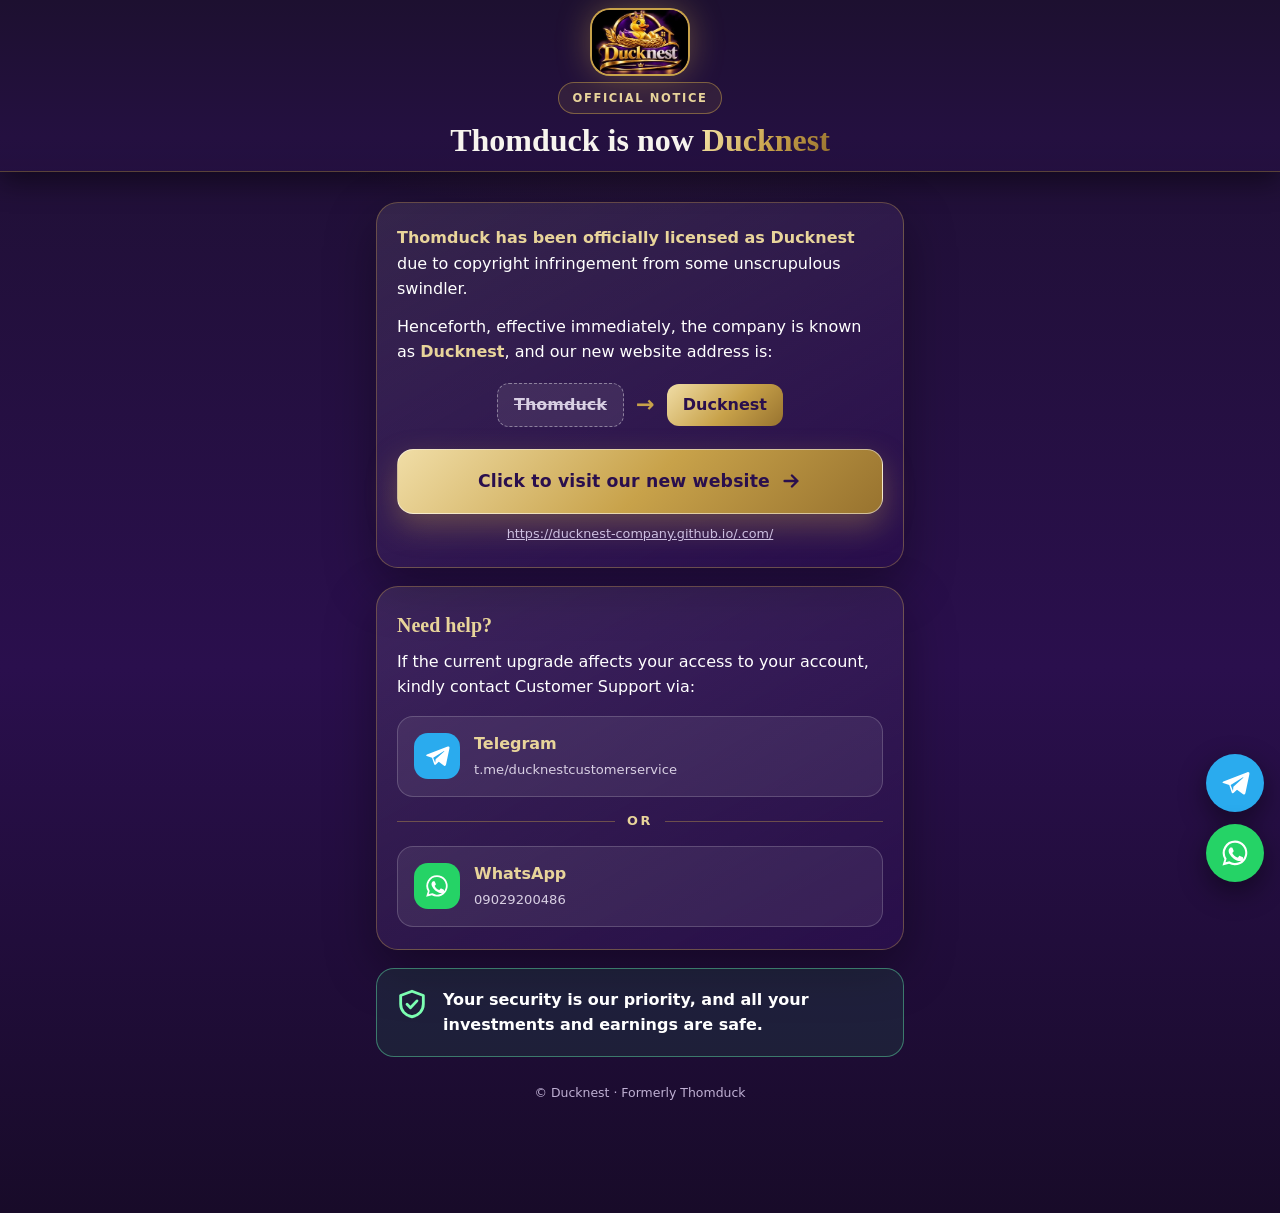
<file: index.html>
<!DOCTYPE html>
<html lang="en">
<head>
<meta charset="utf-8">
<meta name="viewport" content="width=device-width,initial-scale=1">
<meta name="theme-color" content="#2A0F4D">
<title>Thomduck is now Ducknest | Official Notice</title>
<meta name="description" content="Thomduck has been officially licensed as Ducknest. Visit our new website.">
<style>
:root{--purple:#2A0F4D;--purple2:#432064;--gold:#C8A24A;--gold-hi:#E8D49A;--ivory:#F7F4EE}
*{box-sizing:border-box;margin:0;padding:0;-webkit-tap-highlight-color:transparent}
body{font-family:system-ui,-apple-system,"Segoe UI",Roboto,Helvetica,Arial,sans-serif;color:var(--ivory);line-height:1.6;min-height:100vh;
  background:radial-gradient(900px 480px at 50% -120px,rgba(200,162,74,.22),transparent 70%),linear-gradient(180deg,#1D1030 0%,#2A0F4D 55%,#180B29 100%);padding:0 0 110px}
.wrap{max-width:560px;margin:0 auto;padding:6px 16px 0}
.pinned{position:fixed;top:0;left:0;right:0;z-index:60;background:linear-gradient(180deg,#1D1030 0%,#241040 80%,rgba(36,16,64,.96) 100%);border-bottom:1px solid rgba(200,162,74,.35);box-shadow:0 10px 26px rgba(0,0,0,.45);padding:10px 16px 12px}
.pin-in{max-width:560px;margin:0 auto}
body{padding-top:var(--pinh,230px)!important}
.logo{display:block;width:96px;height:auto;margin:0 auto 8px;border-radius:18px;box-shadow:0 0 0 2px var(--gold),0 0 34px rgba(200,162,74,.45)}
.badge{display:table;margin:0 auto 8px;padding:6px 14px;border-radius:99px;border:1px solid rgba(200,162,74,.5);background:rgba(200,162,74,.1);color:var(--gold-hi);font-size:.72rem;font-weight:700;letter-spacing:.14em;text-transform:uppercase}
h1{text-align:center;font-family:Georgia,"Times New Roman",serif;font-size:clamp(1.45rem,6vw,2rem);line-height:1.15;margin:0}
h1 span{background:linear-gradient(120deg,#F6E6A8,#C8A24A 55%,#96712E);-webkit-background-clip:text;background-clip:text;color:transparent}
.card{background:linear-gradient(150deg,rgba(255,255,255,.09),rgba(42,15,77,.85));border:1px solid rgba(200,162,74,.38);border-radius:22px;padding:22px 20px;margin-top:18px;box-shadow:0 18px 50px rgba(0,0,0,.35)}
.card p{color:#fff;font-size:1rem}
.card p+p{margin-top:12px}
.card b{color:var(--gold-hi)}
.rename{display:flex;align-items:center;justify-content:center;gap:12px;margin:18px 0 4px;flex-wrap:wrap;font-weight:800}
.rename .old{padding:8px 16px;border-radius:12px;background:rgba(255,255,255,.08);border:1px dashed rgba(255,255,255,.4);text-decoration:line-through;color:#d8cfe3}
.rename .arrow{color:var(--gold);font-size:1.4rem}
.rename .new{padding:8px 16px;border-radius:12px;background:linear-gradient(135deg,#F0DDA6,#C8A24A 55%,#98732F);color:var(--purple)}
.cta{text-align:center;display:flex;align-items:center;justify-content:center;gap:10px;width:100%;margin-top:22px;padding:18px 20px;border-radius:16px;text-decoration:none;font-weight:800;font-size:1.08rem;letter-spacing:.01em;
  background:linear-gradient(135deg,#F0DDA6,#C8A24A 52%,#98732F);color:var(--purple);border:1px solid rgba(255,255,255,.5);box-shadow:0 12px 30px rgba(200,162,74,.35);animation:pulse 2.4s ease-in-out infinite;transition:transform .15s}
.cta:active{transform:scale(.98)}
@keyframes pulse{0%,100%{box-shadow:0 12px 30px rgba(200,162,74,.35)}50%{box-shadow:0 12px 42px rgba(232,212,154,.65),0 0 0 8px rgba(200,162,74,.12)}}
.url{display:block;text-align:center;margin-top:10px;font-size:.8rem;color:#cdbfe0;word-break:break-all}
h2{font-family:Georgia,serif;font-size:1.25rem;color:var(--gold-hi);margin-bottom:8px}
.sup{display:flex;flex-direction:column;gap:12px;margin-top:16px}
.sbtn{display:flex;align-items:center;gap:14px;padding:14px 16px;border-radius:16px;text-decoration:none;color:#fff;border:1px solid rgba(255,255,255,.18);background:rgba(255,255,255,.07);transition:transform .15s,background .2s}
.sbtn:hover{background:rgba(255,255,255,.12)}.sbtn:active{transform:scale(.98)}
.sbtn .ic{flex:none;width:46px;height:46px;border-radius:14px;display:grid;place-items:center}
.sbtn.tg .ic{background:#2AABEE}.sbtn.wa .ic{background:#25D366}
.sbtn svg{width:26px;height:26px;fill:#fff}
.sbtn b{display:block;font-size:1rem}.sbtn small{color:#d8cfe3;font-size:.82rem}
.or{display:flex;align-items:center;gap:12px;color:var(--gold-hi);font-weight:800;font-size:.8rem;letter-spacing:.2em;margin:2px 0}
.or::before,.or::after{content:"";flex:1;height:1px;background:rgba(200,162,74,.4)}
.safe{display:flex;gap:14px;align-items:flex-start;margin-top:18px;padding:18px;border-radius:18px;background:rgba(46,204,113,.1);border:1px solid rgba(91,214,160,.5)}
.safe svg{flex:none;width:34px;height:34px;fill:none;stroke:#7CFFB2;stroke-width:2;stroke-linecap:round;stroke-linejoin:round}
.safe p{color:#fff;font-weight:600}
footer{text-align:center;margin-top:26px;color:#bfb0d3;font-size:.78rem}
/* floating chat widgets */
.fab{position:fixed;right:16px;bottom:18px;z-index:50;display:flex;flex-direction:column;gap:12px}
.fab a{position:relative;width:58px;height:58px;border-radius:50%;display:grid;place-items:center;box-shadow:0 10px 28px rgba(0,0,0,.45);text-decoration:none;transition:transform .2s}
.fab a:hover{transform:scale(1.08)}
.fab a.tg{background:#2AABEE}.fab a.wa{background:#25D366}
.fab svg{width:30px;height:30px;fill:#fff}
.fab a::after{content:"";position:absolute;inset:0;border-radius:50%;border:2px solid currentColor;opacity:0;animation:ring 2.6s ease-out infinite}
.fab a.tg{color:#2AABEE}.fab a.wa{color:#25D366}
@keyframes ring{0%{transform:scale(1);opacity:.7}100%{transform:scale(1.6);opacity:0}}
@media (prefers-reduced-motion:reduce){.cta,.fab a::after{animation:none}}
</style>
</head>
<body>
<header class="pinned"><div class="pin-in"><img class="logo" alt="Ducknest logo" width="96" src="[data-uri]">
  <div class="badge">Official Notice</div>
  <h1>Thomduck is now <span>Ducknest</span></h1></div></header>
<main class="wrap">
  <section class="card">
    <p><b>Thomduck has been officially licensed as Ducknest</b> due to copyright infringement from some unscrupulous swindler.</p>
    <p>Henceforth, effective immediately, the company is known as <b>Ducknest</b>, and our new website address is:</p>
    <div class="rename" aria-hidden="true"><span class="old">Thomduck</span><span class="arrow">&rarr;</span><span class="new">Ducknest</span></div>
    <a class="cta" href="https://ducknest-company.github.io/.com/" rel="noopener">
      Click to visit our new website
      <svg width="22" height="22" viewBox="0 0 24 24" fill="none" stroke="currentColor" stroke-width="2.6" stroke-linecap="round" stroke-linejoin="round" aria-hidden="true"><path d="M5 12h14M13 6l6 6-6 6"/></svg>
    </a>
    <a class="url" href="https://ducknest-company.github.io/.com/" rel="noopener">https://ducknest-company.github.io/.com/</a>
  </section>

  <section class="card" id="support">
    <h2>Need help?</h2>
    <p>If the current upgrade affects your access to your account, kindly contact Customer Support via:</p>
    <div class="sup">
      <a class="sbtn tg" href="https://t.me/ducknestcustomerservice" target="_blank" rel="noopener">
        <span class="ic"><svg viewBox="0 0 24 24" aria-hidden="true"><path d="M21.9 3.3 2.7 10.7c-.9.4-.9 1.1-.2 1.3l4.9 1.5 1.9 5.8c.2.6.4.8.9.8s.7-.2 1-.5l2.4-2.3 4.9 3.6c.9.5 1.5.2 1.8-.8l3.2-15.2c.3-1.3-.5-1.9-1.6-1.6zM8.5 13.6l9.6-6c.5-.3.9-.1.5.2l-7.9 7.1-.3 3.4-1.9-4.7z"/></svg></span>
        <span><b>Telegram</b><small>t.me/ducknestcustomerservice</small></span>
      </a>
      <div class="or">OR</div>
      <a class="sbtn wa" href="https://wa.me/2349029200486?text=Hello%20Ducknest%2C%20I%20need%20support%20with%20my%20account." target="_blank" rel="noopener">
        <span class="ic"><svg viewBox="0 0 24 24" aria-hidden="true"><path d="M12.04 2a9.9 9.9 0 0 0-8.5 14.9L2 22l5.25-1.38A9.9 9.9 0 1 0 12.04 2zm0 1.8a8.1 8.1 0 1 1-4.2 15l-.3-.18-3.1.82.83-3.02-.2-.31A8.1 8.1 0 0 1 12.04 3.8zM8.6 7.6c-.2 0-.5.1-.7.4-.3.3-1 1-1 2.4s1 2.8 1.2 3c.1.2 2 3.1 4.9 4.3 2.4 1 2.9.8 3.4.7.5-.1 1.7-.7 1.9-1.4.2-.7.2-1.2.2-1.4-.1-.1-.3-.2-.6-.4l-1.9-.9c-.3-.1-.5-.1-.7.1l-.9 1.1c-.2.2-.3.2-.6.1-.3-.2-1.2-.4-2.3-1.4-.8-.8-1.4-1.7-1.5-2-.2-.3 0-.4.1-.6l.5-.5c.1-.2.2-.3.3-.5.1-.2 0-.4 0-.5l-.9-2.1c-.2-.5-.4-.5-.6-.5z"/></svg></span>
        <span><b>WhatsApp</b><small>09029200486</small></span>
      </a>
    </div>
  </section>

  <div class="safe" role="note">
    <svg viewBox="0 0 24 24" aria-hidden="true"><path d="M12 3l8 3v6c0 4.5-3.2 8.2-8 9-4.8-.8-8-4.5-8-9V6l8-3z"/><path d="M8.5 12.2l2.4 2.4 4.6-4.8"/></svg>
    <p>Your security is our priority, and all your investments and earnings are safe.</p>
  </div>

  <footer>&copy; Ducknest &middot; Formerly Thomduck</footer>
</main>

<!-- floating chat widgets -->
<div class="fab" aria-label="Chat with customer support">
  <a class="tg" href="https://t.me/ducknestcustomerservice" target="_blank" rel="noopener" aria-label="Chat on Telegram">
    <svg viewBox="0 0 24 24" aria-hidden="true"><path d="M21.9 3.3 2.7 10.7c-.9.4-.9 1.1-.2 1.3l4.9 1.5 1.9 5.8c.2.6.4.8.9.8s.7-.2 1-.5l2.4-2.3 4.9 3.6c.9.5 1.5.2 1.8-.8l3.2-15.2c.3-1.3-.5-1.9-1.6-1.6zM8.5 13.6l9.6-6c.5-.3.9-.1.5.2l-7.9 7.1-.3 3.4-1.9-4.7z"/></svg>
  </a>
  <a class="wa" href="https://wa.me/2349029200486?text=Hello%20Ducknest%2C%20I%20need%20support%20with%20my%20account." target="_blank" rel="noopener" aria-label="Chat on WhatsApp 09029200486">
    <svg viewBox="0 0 24 24" aria-hidden="true"><path d="M12.04 2a9.9 9.9 0 0 0-8.5 14.9L2 22l5.25-1.38A9.9 9.9 0 1 0 12.04 2zm0 1.8a8.1 8.1 0 1 1-4.2 15l-.3-.18-3.1.82.83-3.02-.2-.31A8.1 8.1 0 0 1 12.04 3.8zM8.6 7.6c-.2 0-.5.1-.7.4-.3.3-1 1-1 2.4s1 2.8 1.2 3c.1.2 2 3.1 4.9 4.3 2.4 1 2.9.8 3.4.7.5-.1 1.7-.7 1.9-1.4.2-.7.2-1.2.2-1.4-.1-.1-.3-.2-.6-.4l-1.9-.9c-.3-.1-.5-.1-.7.1l-.9 1.1c-.2.2-.3.2-.6.1-.3-.2-1.2-.4-2.3-1.4-.8-.8-1.4-1.7-1.5-2-.2-.3 0-.4.1-.6l.5-.5c.1-.2.2-.3.3-.5.1-.2 0-.4 0-.5l-.9-2.1c-.2-.5-.4-.5-.6-.5z"/></svg>
  </a>
</div>
<script>
(function(){var h=document.querySelector('.pinned');function f(){document.documentElement.style.setProperty('--pinh',(h.offsetHeight+6)+'px')}
f();addEventListener('resize',f);addEventListener('load',f);if(document.fonts&&document.fonts.ready)document.fonts.ready.then(f)})();
</script>
</body>
</html>
</file>
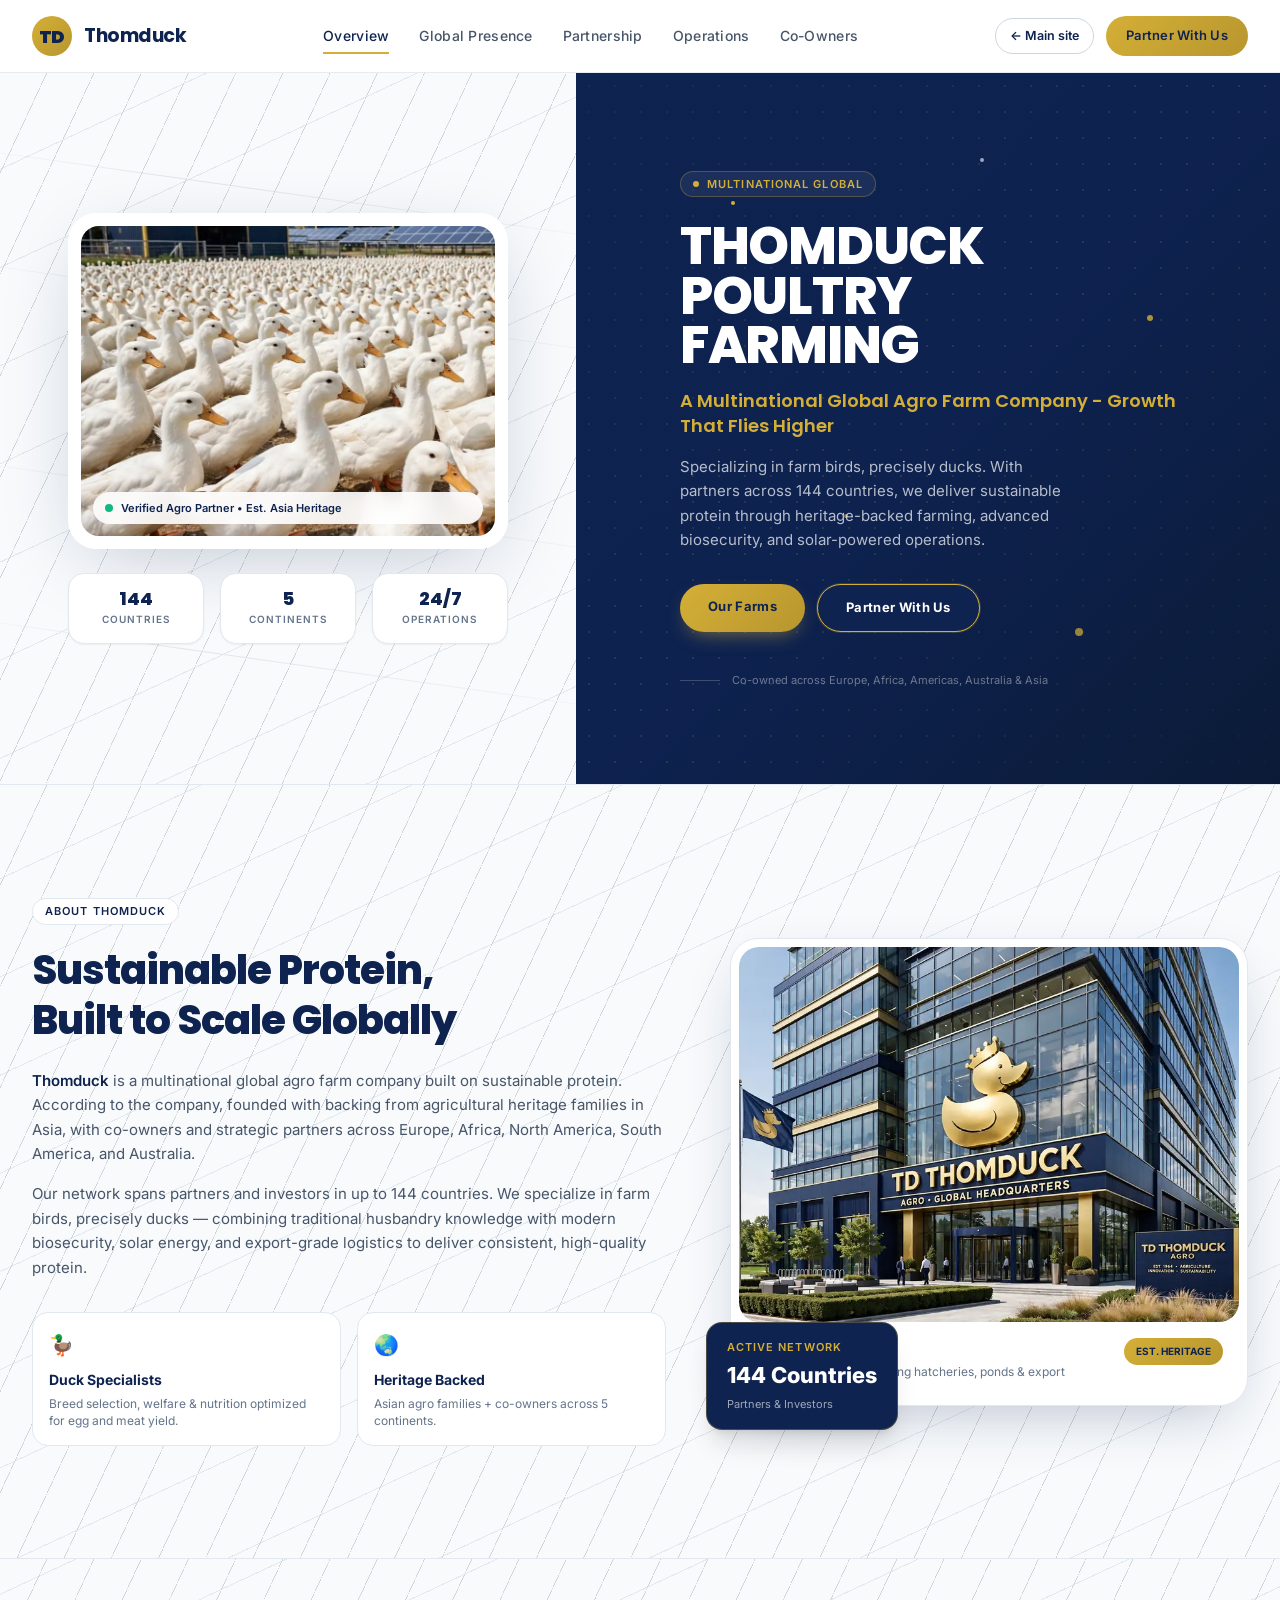
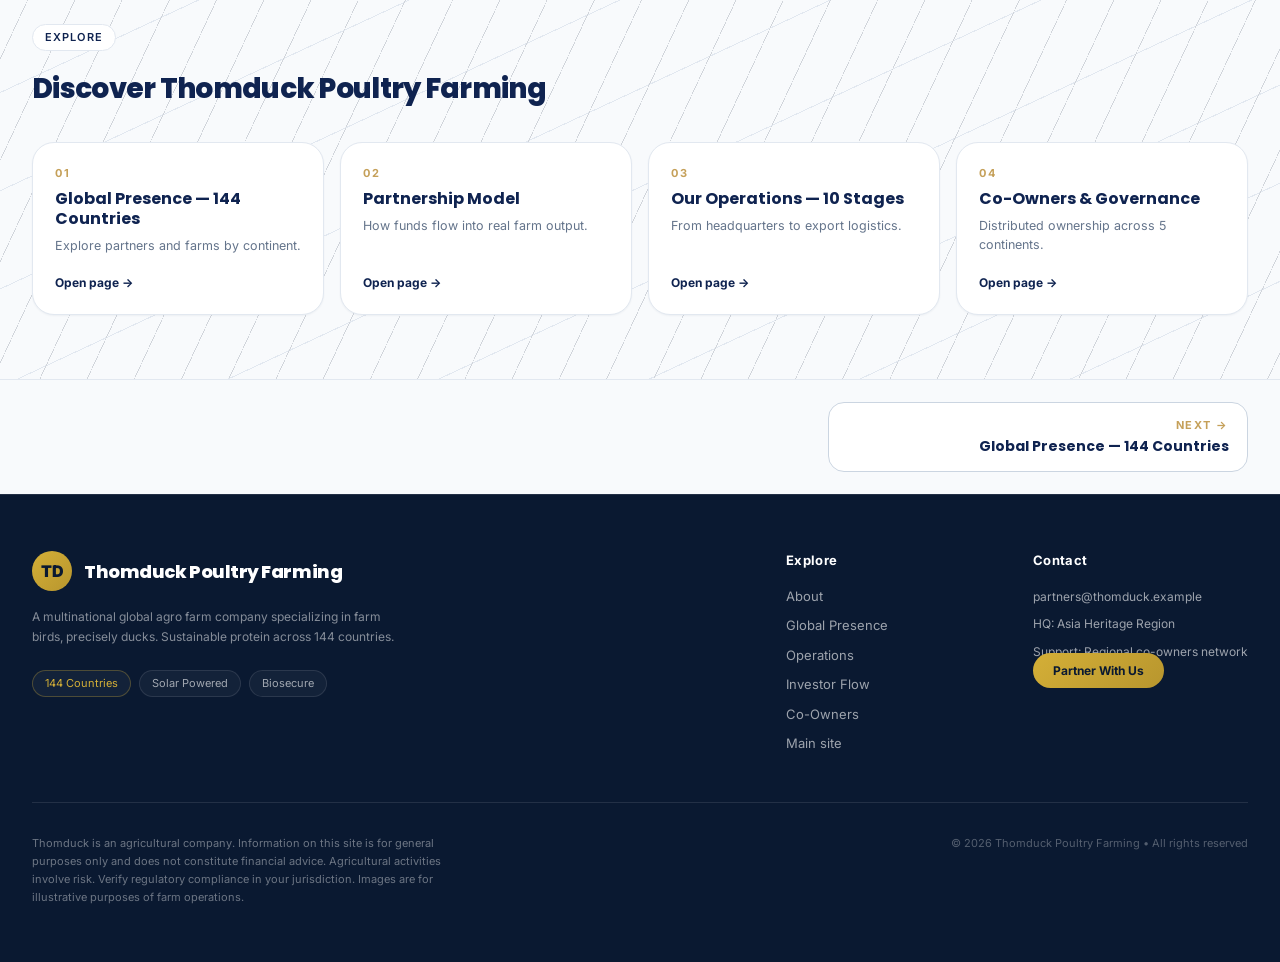
<file: poultry/index.html>
<!DOCTYPE html>
<html lang="en">
<head>
<meta charset="utf-8">
<meta name="viewport" content="width=device-width, initial-scale=1">
<title>Thomduck Poultry Farming — Sustainable Duck Protein | Thomduck Poultry Farming</title>
<meta name="description" content="Thomduck Poultry Farming is a multinational agro farm company specializing in ducks, with partners across 144 countries.">
<meta name="theme-color" content="#0F2350">
<link rel="icon" href="../images/thomduck-logo-2.webp">
<link rel="preconnect" href="https://fonts.googleapis.com">
<link rel="preconnect" href="https://fonts.gstatic.com" crossorigin>
<link rel="preload" as="style" href="https://fonts.googleapis.com/css2?family=Poppins:wght@600;700;800&family=Inter:wght@400;500;600&display=swap" onload="this.onload=null;this.rel='stylesheet'">
<noscript><link rel="stylesheet" href="https://fonts.googleapis.com/css2?family=Poppins:wght@600;700;800&family=Inter:wght@400;500;600&display=swap"></noscript>
<link rel="preload" as="image" href="assets/img/ducks-farm.webp" fetchpriority="high">
<link rel="stylesheet" href="assets/css/poultry.css">
</head>
<body class="min-h-screen bg-white text-slate-900 antialiased">
<header class="sticky top-0 z-50 td-header"><div class="mx-auto max-w-[1280px] px-4 sm:px-6 lg:px-8 h-[72px] flex items-center justify-between">
<a href="index.html" class="flex items-center gap-3" aria-label="Thomduck Poultry Farming home"><span class="w-10 h-10 rounded-full gold-gradient flex items-center justify-center font-black text-[18px] text-[#0F2350] tracking-tight" style="font-family:Poppins">TD</span><span class="font-bold text-[19px] tracking-tight text-[#0F2350]" style="font-family:Poppins">Thomduck</span></a>
<nav class="td-nav" aria-label="Poultry pages"><a href="index.html" class="td-link td-active">Overview</a><a href="global.html" class="td-link">Global Presence</a><a href="partnership.html" class="td-link">Partnership</a><a href="operations.html" class="td-link">Operations</a><a href="co-owners.html" class="td-link">Co-Owners</a></nav>
<div class="flex items-center gap-3"><a href="../index.html" class="td-back">← Main site</a><a href="partnership.html" class="td-cta gold-gradient">Partner With Us</a>
<button type="button" class="td-burger" id="tdBurger" aria-label="Menu" aria-expanded="false" aria-controls="tdMobile"><span></span><span></span><span></span></button></div></div>
<div class="td-mobile" id="tdMobile" hidden><div class="td-mobile-in"><a href="index.html" class=td-active>Poultry Home</a><a href="global.html">Global Presence — 144 Countries</a><a href="partnership.html">Partnership Model</a><a href="operations.html">Our Operations — 10 Stages</a><a href="co-owners.html">Co-Owners & Governance</a><a href="../index.html" class="td-mobile-back">← Back to Thomduck main site</a></div></div></header>
<main>
<section class="relative flex flex-col lg:flex-row min-h-[680px] overflow-hidden"><div class="relative lg:w-[45%] pattern-light flex items-center justify-center p-8 lg:p-16"><div class="absolute inset-0 overflow-hidden pointer-events-none"><div class="shard top-[18%] -left-[10%] rotate-[8deg]"></div><div class="shard top-[34%] -left-[10%] rotate-[8deg]"></div><div class="shard top-[62%] -left-[10%] rotate-[8deg]"></div><div class="shard top-[84%] -left-[10%] rotate-[8deg]"></div></div><div class="relative w-full max-w-[440px]"><div class="rounded-[28px] overflow-hidden bg-white shadow-[0_20px_80px_-20px_rgba(15,35,80,0.25)] border border-white p-3"><div class="rounded-[18px] overflow-hidden bg-[#F1F5F9] aspect-[4/3] relative"><img alt="Thousands of white ducks at a Thomduck solar-powered poultry farm" class="w-full h-full object-cover" decoding="async" fetchpriority="high" height="864" src="assets/img/ducks-farm.webp" style="object-position:50% 60%" width="860"/><div class="absolute bottom-3 left-3 right-3 bg-white/90 backdrop-blur rounded-full px-3 py-2 flex items-center gap-2 text-[11px] font-semibold text-[#0F2350]"><span class="w-2 h-2 rounded-full bg-emerald-500 animate-pulse"></span> Verified Agro Partner • Est. Asia Heritage</div></div></div><div class="mt-6 grid grid-cols-3 gap-4"><div class="bg-white rounded-2xl border border-slate-200 p-4 text-center shadow-sm"><div class="font-extrabold text-[#0F2350] text-[18px] leading-none" style="font-family: Poppins;">144</div><div class="text-[10px] uppercase tracking-widest text-slate-500 mt-1 font-semibold">Countries</div></div><div class="bg-white rounded-2xl border border-slate-200 p-4 text-center shadow-sm"><div class="font-extrabold text-[#0F2350] text-[18px] leading-none" style="font-family: Poppins;">5</div><div class="text-[10px] uppercase tracking-widest text-slate-500 mt-1 font-semibold">Continents</div></div><div class="bg-white rounded-2xl border border-slate-200 p-4 text-center shadow-sm"><div class="font-extrabold text-[#0F2350] text-[18px] leading-none" style="font-family: Poppins;">24/7</div><div class="text-[10px] uppercase tracking-widest text-slate-500 mt-1 font-semibold">Operations</div></div></div></div></div><div class="relative lg:w-[55%] pattern-navy flex items-center px-8 lg:px-20 py-16 lg:py-24"><div class="absolute inset-0 bg-[#0F2350]/85"></div><div class="absolute inset-0 bg-gradient-to-br from-[#0F2350]/60 via-transparent to-[#0A1931]/80"></div><div class="absolute inset-0 pointer-events-none"><div class="absolute w-1 h-1 bg-[#D4AF37] rounded-full blur-[0.2px] top-[18%] left-[22%]"></div><div class="absolute w-1.5 h-1.5 bg-[#D4AF37] rounded-full top-[34%] right-[18%] opacity-80"></div><div class="absolute w-1 h-1 bg-[#D4AF37] rounded-full top-[62%] left-[38%] opacity-60"></div><div class="absolute w-2 h-2 bg-[#D4AF37]/70 rounded-full top-[78%] right-[28%] blur-[0.3px]"></div><div class="absolute w-1 h-1 bg-white/60 rounded-full top-[12%] right-[42%]"></div></div><div class="relative z-10 max-w-[560px] lg:ml-6"><div class="inline-flex items-center gap-2 border border-[#D4AF37]/30 bg-white/[0.06] rounded-full px-3 py-1 text-[11px] tracking-widest font-semibold text-[#D4AF37] uppercase"><span class="w-1.5 h-1.5 bg-[#D4AF37] rounded-full"></span> Multinational Global</div><h1 class="mt-6 text-white font-extrabold leading-[0.95] tracking-tight" style="font-size: clamp(32px, 4.2vw, 52px);">THOMDUCK<br/>POULTRY<br/>FARMING</h1><p class="mt-5 text-[#D4AF37] font-semibold text-[16px] lg:text-[18px] leading-snug" style="font-family: Poppins;">A Multinational Global Agro Farm Company - Growth That Flies Higher</p><p class="mt-4 text-white/70 text-[14px] lg:text-[15px] leading-relaxed max-w-[44ch]">Specializing in farm birds, precisely ducks. With partners across 144 countries, we deliver sustainable protein through heritage-backed farming, advanced biosecurity, and solar-powered operations.</p><div class="mt-8 flex flex-wrap gap-3"><a class="gold-gradient text-[#0F2350] font-bold text-[13px] tracking-wide px-7 py-[13px] rounded-full hover:brightness-105 transition shadow-[0_8px_20px_-8px_rgba(212,175,55,0.6)]" href="operations.html">Our Farms</a><a class="navy-btn font-bold text-[13px] tracking-wide px-7 py-[13px] rounded-full hover:bg-[#102a5c] transition" href="partnership.html">Partner With Us</a></div><div class="mt-10 flex items-center gap-3 text-white/40 text-[11px]"><span class="h-px w-10 bg-white/20"></span>Co-owned across Europe, Africa, Americas, Australia &amp; Asia</div></div></div></section><section class="relative pattern-light border-t border-slate-200" id="about"><div class="mx-auto max-w-[1280px] px-6 lg:px-8 py-20 lg:py-28 grid lg:grid-cols-[1.1fr_0.9fr] gap-12 lg:gap-16 items-center"><div class=""><div class="inline-flex items-center gap-2 bg-white border border-slate-200 rounded-full px-3 py-1 text-[11px] font-semibold tracking-widest uppercase text-[#0F2350]">About Thomduck</div><h2 class="mt-5 text-[#0F2350] font-extrabold text-[32px] lg:text-[40px] leading-tight tracking-tight">Sustainable Protein,<br/>Built to Scale Globally</h2><div class="mt-6 space-y-4 text-[15px] leading-relaxed text-slate-600"><p><span class="font-semibold text-[#0F2350]">Thomduck</span> is a multinational global agro farm company built on sustainable protein. According to the company, founded with backing from agricultural heritage families in Asia, with co-owners and strategic partners across Europe, Africa, North America, South America, and Australia.</p><p>Our network spans partners and investors in up to 144 countries. We specialize in farm birds, precisely ducks — combining traditional husbandry knowledge with modern biosecurity, solar energy, and export-grade logistics to deliver consistent, high-quality protein.</p><div class="grid grid-cols-2 gap-4 pt-4"><div class="bg-white rounded-2xl border border-slate-200 p-4"><div class="text-[20px]">🦆</div><div class="mt-2 font-bold text-[#0F2350] text-[14px]">Duck Specialists</div><div class="text-[12px] text-slate-500 mt-1 leading-snug">Breed selection, welfare &amp; nutrition optimized for egg and meat yield.</div></div><div class="bg-white rounded-2xl border border-slate-200 p-4"><div class="text-[20px]">🌏</div><div class="mt-2 font-bold text-[#0F2350] text-[14px]">Heritage Backed</div><div class="text-[12px] text-slate-500 mt-1 leading-snug">Asian agro families + co-owners across 5 continents.</div></div></div></div></div><div class="relative"><div class="rounded-[28px] overflow-hidden bg-white p-2 shadow-[0_20px_60px_-20px_rgba(15,35,80,0.3)] border border-slate-200"><div class="rounded-[20px] overflow-hidden aspect-[4/3] bg-slate-100"><img alt="Thomduck Global Headquarters building" class="w-full h-full object-cover" decoding="async" height="600" loading="lazy" src="assets/img/global-hq.webp" width="900"/></div><div class="p-4 flex items-start justify-between gap-4"><div><div class="font-bold text-[#0F2350] text-[14px]">Global Headquarters</div><div class="text-[12px] text-slate-500 mt-1">Corporate hub coordinating hatcheries, ponds &amp; export</div></div><span class="shrink-0 gold-gradient text-[#0F2350] text-[10px] font-bold px-3 py-1.5 rounded-full">EST. HERITAGE</span></div></div><div class="absolute -bottom-6 -left-6 hidden lg:block bg-[#0F2350] text-white rounded-2xl px-5 py-4 border border-[#D4AF37]/30 shadow-xl"><div class="text-[11px] tracking-widest uppercase text-[#D4AF37] font-semibold">Active Network</div><div class="font-extrabold text-[22px] mt-1">144 Countries</div><div class="text-[11px] text-white/60 mt-1">Partners &amp; Investors</div></div></div></div></section><section class="relative pattern-light border-t border-slate-200"><div class="mx-auto max-w-[1280px] px-6 lg:px-8 py-16 lg:py-20">
<div class="inline-flex bg-white border border-slate-200 rounded-full px-3 py-1 text-[11px] font-semibold tracking-widest uppercase text-[#0F2350]">Explore</div>
<h2 class="mt-5 font-extrabold text-[#0F2350] text-[28px] lg:text-[36px] leading-tight tracking-tight">Discover Thomduck Poultry Farming</h2>
<div class="td-tiles"><a class="td-tile" href="global.html"><span class="td-tile-n">01</span><strong>Global Presence — 144 Countries</strong><span class="td-tile-d">Explore partners and farms by continent.</span><span class="td-tile-go">Open page →</span></a><a class="td-tile" href="partnership.html"><span class="td-tile-n">02</span><strong>Partnership Model</strong><span class="td-tile-d">How funds flow into real farm output.</span><span class="td-tile-go">Open page →</span></a><a class="td-tile" href="operations.html"><span class="td-tile-n">03</span><strong>Our Operations — 10 Stages</strong><span class="td-tile-d">From headquarters to export logistics.</span><span class="td-tile-go">Open page →</span></a><a class="td-tile" href="co-owners.html"><span class="td-tile-n">04</span><strong>Co-Owners & Governance</strong><span class="td-tile-d">Distributed ownership across 5 continents.</span><span class="td-tile-go">Open page →</span></a></div></div></section>
</main>
<nav class="td-pager" aria-label="Page navigation"><div class="mx-auto max-w-[1280px] px-6 lg:px-8"><span></span><a class="td-pg td-next" href="global.html"><small>Next →</small><strong>Global Presence — 144 Countries</strong></a></div></nav>
<footer class="bg-[#0A1931] text-white border-t border-white/10"><div class="mx-auto max-w-[1280px] px-6 lg:px-8 py-14"><div class="flex flex-col lg:flex-row justify-between gap-10"><div class="max-w-[380px]"><div class="flex items-center gap-3"><div class="w-10 h-10 rounded-full gold-gradient flex items-center justify-center font-black text-[#0A1931]">TD</div><span class="font-extrabold text-[18px] tracking-tight" style="font-family: Poppins;">Thomduck Poultry Farming</span></div><p class="mt-4 text-white/50 text-[12px] leading-relaxed">A multinational global agro farm company specializing in farm birds, precisely ducks. Sustainable protein across 144 countries.</p><div class="mt-6 flex flex-wrap gap-2"><span class="border border-[#D4AF37]/30 bg-white/[0.04] rounded-full px-3 py-1 text-[11px] text-[#D4AF37]">144 Countries</span><span class="border border-white/10 bg-white/[0.04] rounded-full px-3 py-1 text-[11px] text-white/60">Solar Powered</span><span class="border border-white/10 bg-white/[0.04] rounded-full px-3 py-1 text-[11px] text-white/60">Biosecure</span></div></div><div class="grid grid-cols-2 gap-8 text-[13px]"><div><div class="font-bold text-white tracking-wide">Explore</div><div class="mt-4 flex flex-col gap-2.5 text-white/60"><a class="text-left hover:text-white transition" href="index.html">About</a><a class="text-left hover:text-white transition" href="global.html">Global Presence</a><a class="text-left hover:text-white transition" href="operations.html">Operations</a><a class="text-left hover:text-white transition" href="partnership.html">Investor Flow</a><a class="text-left hover:text-white transition" href="co-owners.html">Co-Owners</a><a class="text-left hover:text-white transition" href="../index.html">Main site</a></div></div><div><div class="font-bold text-white tracking-wide">Contact</div><div class="mt-4 space-y-2 text-white/60 text-[12px] leading-relaxed"><div>partners@thomduck.example</div><div>HQ: Asia Heritage Region</div><div>Support: Regional co-owners network</div></div><a class="mt-5 gold-gradient text-[#0A1931] font-bold text-[12px] px-5 py-2.5 rounded-full hover:brightness-110 transition inline-block" href="partnership.html">Partner With Us</a></div></div></div><div class="mt-12 pt-8 border-t border-white/10 flex flex-col lg:flex-row gap-4 justify-between"><div class="text-[11px] leading-relaxed text-white/40 max-w-[64ch]">Thomduck is an agricultural company. Information on this site is for general purposes only and does not constitute financial advice. Agricultural activities involve risk. Verify regulatory compliance in your jurisdiction. Images are for illustrative purposes of farm operations.</div><div class="text-[11px] text-white/30 whitespace-nowrap">© 2026 Thomduck Poultry Farming • All rights reserved</div></div></div></footer>
<script src="assets/js/poultry.js" defer></script>
</body>
</html>
</file>
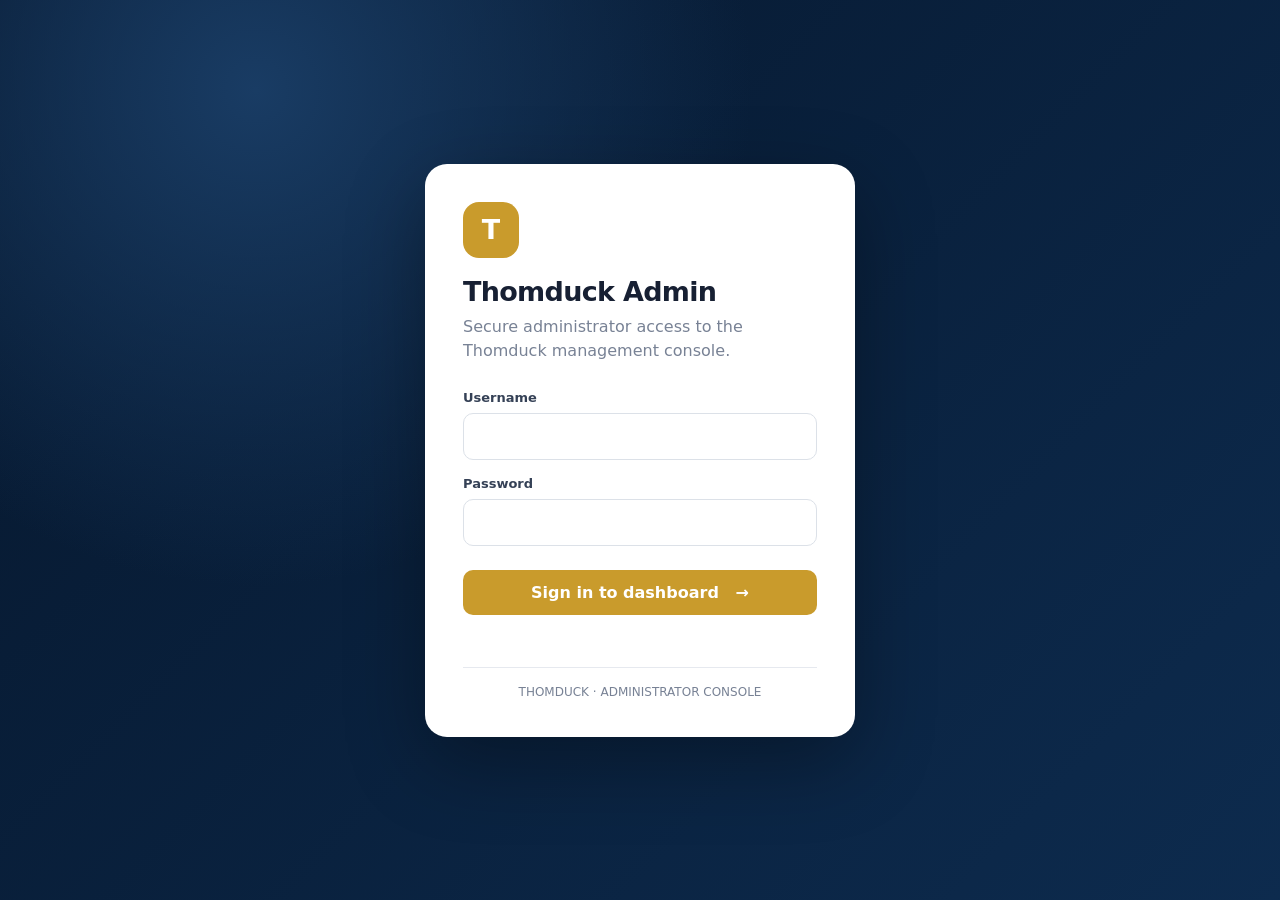
<file: admin.html>
<!DOCTYPE html>
<html lang="en">
<head>
<meta charset="UTF-8">
<meta name="viewport" content="width=device-width, initial-scale=1.0">
<title>Thomduck Admin Console</title>
<style>
:root{--navy:#071d3b;--navy2:#102d52;--gold:#c99b2c;--gold2:#b8881d;--paper:#f5f6f8;--white:#fff;--ink:#172033;--muted:#788295;--line:#e6e9ef;--green:#198754;--red:#c74343;--shadow:0 12px 30px rgba(10,29,59,.08)}
*{box-sizing:border-box}body{margin:0;background:var(--paper);color:var(--ink);font-family:Inter,ui-sans-serif,system-ui,-apple-system,"Segoe UI",sans-serif}button,input,select,textarea{font:inherit}button{cursor:pointer}
#loginView{min-height:100vh;display:grid;place-items:center;padding:24px;background:radial-gradient(circle at 20% 10%,#193c64 0,transparent 38%),linear-gradient(135deg,#06172d,#0d2b4e)}.login-card{width:min(430px,100%);background:white;border-radius:22px;padding:38px;box-shadow:0 25px 80px #0005}.brand-mark{height:56px;width:56px;border-radius:16px;background:var(--gold);display:grid;place-items:center;color:white;font-size:27px;font-weight:900;margin-bottom:18px}.login-card h1{margin:0;font-size:27px;letter-spacing:-.7px}.login-card p{color:var(--muted);margin:8px 0 27px;line-height:1.5}.field{display:grid;gap:8px;margin:16px 0}.field label{font-size:13px;font-weight:700;color:#354156}.field input,.field select,.field textarea{width:100%;border:1px solid #dce1e8;border-radius:10px;padding:13px 14px;background:#fff;outline:none}.field input:focus,.field select:focus,.field textarea:focus{border-color:var(--gold);box-shadow:0 0 0 3px #c99b2c22}.primary{background:var(--gold);color:white;border:0;border-radius:10px;padding:13px 16px;font-weight:800;transition:.2s}.primary:hover{background:var(--gold2);transform:translateY(-1px)}.login-submit{width:100%;margin-top:8px}.login-error{color:var(--red);font-size:13px;min-height:18px;margin-top:10px}.login-foot{border-top:1px solid var(--line);padding-top:17px;margin-top:24px;color:var(--muted);font-size:12px;text-align:center}
#app{display:none;min-height:100vh}.sidebar{position:fixed;inset:0 auto 0 0;width:258px;background:var(--navy);color:#fff;padding:24px 15px;display:flex;flex-direction:column;z-index:5;overflow-y:auto}.brand{display:flex;align-items:center;gap:12px;padding:2px 12px 26px;border-bottom:1px solid #ffffff20}.brand .brand-mark{width:43px;height:43px;border-radius:12px;margin:0;font-size:21px;flex-shrink:0}.brand strong{font-size:17px;letter-spacing:.4px}.brand small{display:block;color:#b6c4d7;font-size:11px;margin-top:3px;letter-spacing:1.4px}.nav-label{font-size:10px;letter-spacing:1.6px;color:#8097b3;font-weight:800;padding:23px 12px 9px}.nav{display:grid;gap:5px}.nav button{display:flex;align-items:center;gap:12px;text-align:left;width:100%;border:0;background:transparent;color:#f6f8fc;padding:12px 13px;border-radius:10px;font-size:13px;font-weight:600;transition:.18s}.nav button .ico{width:20px;text-align:center;font-size:17px;color:#e4bd60}.nav button:hover,.nav button.active{background:#ffffff14}.nav button.active{box-shadow:inset 3px 0 var(--gold);color:#ffdf88}.sidebar-bottom{margin-top:auto;padding:18px 9px 0}.admin-chip{display:flex;align-items:center;gap:10px;padding:12px;background:#ffffff0d;border-radius:12px}.avatar{width:34px;height:34px;border-radius:50%;background:#c99b2c;display:grid;place-items:center;font-weight:900}.admin-chip strong{font-size:12px;display:block}.admin-chip small{font-size:11px;color:#a9b9cd}.logout{width:100%;margin-top:12px!important;color:var(--navy)!important;background:#ffffff!important;font-weight:900!important;border-radius:10px}.logout .ico{color:var(--navy)!important}.main{margin-left:258px;min-height:100vh}.topbar{height:76px;background:#fff;border-bottom:1px solid var(--line);display:flex;align-items:center;justify-content:space-between;padding:0 32px;position:sticky;top:0;z-index:3}.crumb{font-size:12px;color:var(--muted)}.crumb strong{color:var(--ink)}.top-right{display:flex;align-items:center;gap:13px}.status-pill{font-size:11px;color:#16734a;background:#e6f6ee;padding:7px 10px;border-radius:20px;font-weight:800}.top-avatar{width:36px;height:36px;border-radius:50%;background:var(--navy);color:white;display:grid;place-items:center;font-weight:800}.mobile-menu{display:none;border:0;background:transparent;font-size:24px}.content{padding:30px 32px 45px;max-width:1600px;margin:auto}.welcome{display:flex;justify-content:space-between;align-items:flex-end;gap:20px;margin-bottom:27px}.eyebrow{color:var(--gold2);font-size:11px;font-weight:900;letter-spacing:1.8px;text-transform:uppercase}.welcome h1{font-size:clamp(24px,3vw,33px);letter-spacing:-1px;margin:8px 0}.welcome p{color:var(--muted);margin:0;font-size:14px}.date-tag{border:1px solid var(--line);border-radius:10px;background:white;padding:10px 13px;font-size:12px;color:#5c6575;white-space:nowrap}
.section-title{font-size:16px;font-weight:850;margin:0 0 15px}.action-grid{display:grid;grid-template-columns:repeat(3,minmax(0,1fr));gap:18px;margin-bottom:30px}.action-card{position:relative;overflow:hidden;border:0;border-radius:15px;min-height:132px;padding:20px;background:linear-gradient(135deg,#d1a63f,#b98618);color:white;text-align:left;box-shadow:0 8px 18px #b9861822;transition:transform .2s,box-shadow .2s}.action-card:hover{transform:translateY(-3px);box-shadow:0 13px 24px #b9861838}.action-card:after{content:"";position:absolute;width:100px;height:100px;border:1px solid #ffffff30;border-radius:50%;right:-24px;top:-25px;box-shadow:0 0 0 16px #ffffff0c,0 0 0 32px #ffffff08}.action-icon{height:37px;width:37px;border-radius:11px;background:#ffffff30;display:grid;place-items:center;font-size:19px;margin-bottom:13px}.action-card strong{display:block;font-size:16px;font-weight:900;position:relative;z-index:1}.action-card small{display:block;margin-top:5px;color:#fff8;font-size:12px;position:relative;z-index:1}.section-card{background:white;border:1px solid var(--line);border-radius:16px;padding:23px;box-shadow:var(--shadow);margin-top:18px}.section-head{display:flex;align-items:center;justify-content:space-between;gap:12px;margin-bottom:18px}.section-head h2{font-size:17px;margin:0}.section-head p{margin:5px 0 0;color:var(--muted);font-size:12px}.outline-btn{border:1px solid var(--line);background:#fff;color:#27334a;border-radius:9px;padding:9px 12px;font-size:12px;font-weight:750}.customer-toggle{width:100%;display:flex;justify-content:space-between;align-items:center;border:1px solid #e6d5a9;background:#fffaf0;padding:15px 16px;border-radius:11px;font-weight:800;color:#27334a;text-align:left}.customer-toggle span:last-child{color:var(--gold2);font-size:18px}.customer-panel{display:none;margin-top:14px}.customer-panel.open{display:block}.table-wrap{overflow-x:auto;border:1px solid var(--line);border-radius:10px}table{border-collapse:collapse;width:100%;min-width:650px;font-size:12px}th{text-align:left;background:#f7f8fa;color:#697487;padding:13px 14px;font-size:10px;text-transform:uppercase;letter-spacing:.7px}td{padding:14px;border-top:1px solid var(--line)}tbody tr:hover{background:#fcfaf5}.badge{display:inline-block;border-radius:20px;background:#e8f6ed;color:#16764a;font-size:10px;padding:5px 8px;font-weight:800}.search-row{display:flex;gap:10px;margin-bottom:13px}.search-row input{flex:1;min-width:0;border:1px solid var(--line);border-radius:9px;padding:10px 12px}.empty{padding:28px;text-align:center;color:var(--muted);font-size:13px}.toast{position:fixed;right:24px;bottom:24px;z-index:20;background:#102d25;color:white;padding:14px 18px;border-radius:11px;box-shadow:var(--shadow);font-size:13px;max-width:min(390px,calc(100vw - 36px));display:none}.toast.show{display:block;animation:fade .2s}@keyframes fade{from{opacity:0;transform:translateY(8px)}to{opacity:1;transform:none}}.modal-backdrop{position:fixed;inset:0;background:#071d3bb0;display:none;place-items:center;padding:20px;z-index:15}.modal-backdrop.show{display:grid}.modal{background:white;width:min(480px,100%);border-radius:17px;padding:25px;box-shadow:0 25px 70px #0004}.modal h2{margin:0 0 6px;font-size:20px}.modal p{font-size:13px;color:var(--muted);margin:0 0 17px}.modal-actions{display:flex;justify-content:flex-end;gap:10px;margin-top:18px}.danger{background:#b83d3d}.mobile-overlay{display:none}
@media(max-width:1050px){.sidebar{width:225px}.main{margin-left:225px}.content{padding:25px 22px}.topbar{padding:0 22px}.action-grid{gap:12px}.action-card{padding:16px;min-height:125px}}
@media(max-width:760px){.sidebar{transform:translateX(-100%);transition:transform .25s;width:270px}.sidebar.open{transform:translateX(0)}.mobile-overlay.show{display:block;position:fixed;inset:0;background:#071d3b80;z-index:4}.main{margin-left:0}.mobile-menu{display:block}.topbar{height:65px;padding:0 16px}.content{padding:22px 15px 32px}.welcome{align-items:flex-start;flex-direction:column}.date-tag{display:none}.action-grid{grid-template-columns:repeat(2,minmax(0,1fr));gap:11px}.action-card{min-height:125px;padding:15px}.action-card strong{font-size:14px;font-weight:900}.section-card{padding:16px}.status-pill{display:none}}
@media(max-width:390px){.action-grid{grid-template-columns:1fr}.action-card{min-height:100px}.action-icon{float:left;margin:0 13px 0 0}.action-card strong{padding-top:2px}}

.cnt{background:#e03131;color:#fff;border-radius:999px;min-width:21px;height:21px;padding:0 6px;font-size:11px;font-weight:800;display:inline-grid;place-items:center;margin-left:auto;box-shadow:0 0 0 2px #0003}.cnt[hidden]{display:none}
.action-card .cnt{position:absolute;top:12px;right:14px;margin:0;z-index:2;font-size:12px;min-width:24px;height:24px;box-shadow:0 0 0 3px #ffffff55}
.req-list{display:grid;gap:16px}.req{border:1px solid var(--line);border-radius:14px;padding:16px;background:#fff}.req-head{display:flex;justify-content:space-between;align-items:flex-start;gap:10px;margin-bottom:12px}.req-head strong{display:block;font-size:14px}.req-head small{color:var(--muted);font-size:12px;word-break:break-all}
.chip{display:inline-block;border-radius:20px;font-size:10px;font-weight:800;padding:5px 9px;white-space:nowrap}.chip.pend{background:#fff4d6;color:#8a6410}.chip.ok{background:#e8f6ed;color:#16764a}.chip.bad{background:#fde8e8;color:#b83d3d}
.req-grid{display:grid;grid-template-columns:repeat(auto-fit,minmax(130px,1fr));gap:10px;margin-bottom:12px}.req-grid span{display:block;font-size:10px;text-transform:uppercase;letter-spacing:.6px;color:var(--muted);margin-bottom:3px}.req-grid b{font-size:13px;word-break:break-word}
.rcpt-label{font-size:11px;font-weight:800;color:#697487;text-transform:uppercase;letter-spacing:.6px;margin:4px 0 7px}.rcpt{display:block;width:100%;max-width:420px;max-height:340px;object-fit:contain;border:1px solid var(--line);border-radius:10px;background:#f7f8fa;cursor:zoom-in}.rcpt-none{padding:14px;border:1px dashed #e0b4b4;border-radius:10px;color:var(--red);font-size:12px;font-weight:700}
.req-actions{display:flex;gap:10px;margin-top:14px}.req-actions button{flex:1;border:0;border-radius:10px;padding:12px;font-weight:800;color:#fff}.btn-approve{background:var(--green)}.btn-decline{background:var(--red)}.req-actions button:disabled{opacity:.55;cursor:wait}
.mini-copy{border:1px solid var(--line);background:#fff;border-radius:7px;font-size:10px;font-weight:800;padding:3px 7px;margin-left:6px;color:#27334a}
.sub-title{font-size:12px;font-weight:800;color:#697487;text-transform:uppercase;letter-spacing:.8px;margin:24px 0 10px}
.viewer{position:fixed;inset:0;background:#000d;z-index:30;display:grid;place-items:center;padding:16px}.viewer[hidden]{display:none}.viewer img{max-width:100%;max-height:100%;border-radius:10px;background:#fff}.viewer button{position:absolute;top:14px;right:16px;border:0;background:#fff;border-radius:50%;width:38px;height:38px;font-size:18px;font-weight:800}
.status-pill.off{color:#a33;background:#fde8e8}
</style>
</head>
<body>
<section id="loginView">
  <form class="login-card" id="loginForm">
    <div class="brand-mark">T</div>
    <h1>Thomduck Admin</h1>
    <p>Secure administrator access to the Thomduck management console.</p>
    <div class="field"><label for="username">Username</label><input id="username" name="username" autocomplete="username" required></div>
    <div class="field"><label for="password">Password</label><input id="password" name="password" type="password" autocomplete="current-password" required></div>
    <button class="primary login-submit" type="submit">Sign in to dashboard &nbsp; →</button>
    <div class="login-error" id="loginError" aria-live="polite"></div>
    <div class="login-foot">THOMDUCK · ADMINISTRATOR CONSOLE</div>
  </form>
</section>
<div id="app">
  <div class="mobile-overlay" id="mobileOverlay"></div>
  <aside class="sidebar" id="sidebar">
    <div class="brand"><div class="brand-mark">T</div><div><strong>THOMDUCK</strong><small>ADMIN CONSOLE</small></div></div>
    <div class="nav-label">MAIN MENU</div>
    <nav class="nav" id="sideNav">
      <button class="active" data-action="Dashboard"><span class="ico">▦</span>Dashboard</button>
      <button data-action="Approve payment receipt"><span class="ico">▣</span>Approve payment receipt<span class="cnt" data-cnt="pay" hidden></span></button>
      <button data-action="Generate gift code"><span class="ico">◇</span>Generate gift code</button>
      <button data-action="Approve withdrawal request"><span class="ico">↗</span>Approve withdrawal request<span class="cnt" data-cnt="wd" hidden></span></button>
      <button data-action="Delete a customers account"><span class="ico">♙</span>Delete a customers account</button>
      <button data-action="Edit company Bank"><span class="ico">▤</span>Edit company Bank</button>
      <button data-action="Edit company Whatsapp"><span class="ico">◉</span>Edit company Whatsapp</button>
      <button data-action="Edit Company telegram"><span class="ico">➤</span>Edit Company telegram</button>
      <button data-action="Edit product price"><span class="ico">＄</span>Edit product price</button>
      <button data-action="Edit product earns"><span class="ico">↗</span>Edit product earns</button>
      <button data-action="General announcement"><span class="ico">▤</span>General announcement</button>
      <button data-action="Settings"><span class="ico">⚙</span>Settings</button>
    </nav>
    <div class="sidebar-bottom"><div class="admin-chip"><div class="avatar">T</div><div><strong>Thomduck Admin</strong><small>Administrator</small></div></div><button class="nav logout" id="logoutBtn"><span class="ico">↪</span>Logout</button></div>
  </aside>
  <main class="main">
    <header class="topbar"><div style="display:flex;align-items:center;gap:13px"><button class="mobile-menu" id="mobileMenu" aria-label="Open menu">☰</button><div class="crumb">Thomduck / <strong id="breadcrumb">Dashboard</strong></div></div><div class="top-right"><span class="status-pill">● Admin session active</span><div class="top-avatar">T</div></div></header>
    <div class="content">
      <div class="welcome"><div><div class="eyebrow">Administrator workspace</div><h1 id="pageTitle">Welcome back, Admin</h1><p>Manage customer activity, payment requests and company settings.</p></div><div class="date-tag" id="dateTag">◷ Loading date</div></div>
      <div class="section-title">Customer overview</div>
      <div class="action-grid">
        <button class="action-card" data-action="Customers"><span class="action-icon">♙</span><strong>Customers</strong><small>View customer directory</small></button>
        <button class="action-card" data-action="Customer online"><span class="action-icon">◉</span><strong>Customer online</strong><small>Online customer overview</small></button>
        <button class="action-card" data-action="New registration"><span class="action-icon">＋</span><strong>New registration</strong><small>Recently registered accounts</small></button>
        <button class="action-card" data-action="Payment receipt"><span class="cnt" data-cnt="pay" hidden></span><span class="action-icon">▣</span><strong>Payment receipt</strong><small>Review submitted receipts</small></button>
        <button class="action-card" data-action="withdrawal Request"><span class="cnt" data-cnt="wd" hidden></span><span class="action-icon">↗</span><strong>Withdrawal Request</strong><small>Review withdrawal requests</small></button>
        <button class="action-card" data-action="Today's gift claimers"><span class="action-icon">◇</span><strong>Today's gift claimers</strong><small>Review gift-code claims</small></button>
      </div>
      <section class="section-card">
        <div class="section-head"><div><h2>Current List of Thomduck Customers</h2><p>Expand to view customer records.</p></div><span class="badge" id="customerCount">0 customers</span></div>
        <button class="customer-toggle" id="customerToggle" aria-expanded="false"><span>▤ &nbsp; Customer directory</span><span id="toggleIcon">＋</span></button>
        <div class="customer-panel" id="customerPanel">
          <div class="search-row"><input id="customerSearch" type="search" placeholder="Search name or email…" aria-label="Search customers"><button class="outline-btn" id="clearSearch">Clear</button></div>
          <div class="table-wrap"><table><thead><tr><th>Full name</th><th>Email address</th><th>Sex</th><th>Total amount invested</th><th>Joined</th></tr></thead><tbody id="customerRows"></tbody></table></div>
          <div class="empty" id="noCustomers" hidden>No customer records are available yet.</div>
        </div>
      </section>
      <section class="section-card" id="activityCard">
        <div class="section-head"><div><h2 id="activityTitle">Admin quick actions</h2><p id="activityDesc">Choose an action to open its management panel.</p></div><span class="eyebrow">THOMDUCK</span></div>
        <div class="empty" id="activityBody">Select a button above or from the sidebar to get started.</div>
      </section>
    </div>
  </main>
</div>
<div class="modal-backdrop" id="modalBackdrop"><form class="modal" id="actionForm"><h2 id="modalTitle">Action</h2><p id="modalDescription">Enter the details below.</p><div id="modalFields"></div><div class="modal-actions"><button type="button" class="outline-btn" id="cancelModal">Cancel</button><button type="submit" class="primary" id="modalSubmit">Save changes</button></div></form></div>
<div class="viewer" id="viewer" hidden><button type="button" id="viewerClose" aria-label="Close">✕</button><img id="viewerImg" alt="Payment invoice"></div>
<div class="toast" id="toast" role="status"></div>
<script src="app.js"></script>
<script>
let CUSTOMERS = [];
const fmt=n=>"₦"+Number(n).toLocaleString("en-NG");
const $=id=>document.getElementById(id);
$("dateTag").textContent="◷ "+new Date().toLocaleDateString("en-GB",{weekday:"short",day:"numeric",month:"short",year:"numeric"});
let adminPassword = "0011456";
$("loginForm").addEventListener("submit",e=>{e.preventDefault();if($("username").value==="Thomduck147"&&$("password").value===adminPassword){$("loginView").style.display="none";$("app").style.display="block";renderCustomers();startSync();}else{$("loginError").textContent="Unable to sign in. Check your credentials and try again."; $("password").value="";}});
function renderCustomers(){const q=$("customerSearch").value.toLowerCase();const list=CUSTOMERS.filter(c=>((c.name||"")+" "+(c.email||"")).toLowerCase().includes(q));$("customerRows").innerHTML=list.map(c=>`<tr><td><strong>${esc(c.name)}</strong></td><td>${esc(c.email)}</td><td>${esc(c.sex||"—")}</td><td>${fmt(c.invested)}</td><td>${esc(whenShort(c.createdAt))}</td></tr>`).join("");$("noCustomers").hidden=list.length>0;$("customerCount").textContent=CUSTOMERS.length+(CUSTOMERS.length===1?" customer":" customers");}
$("customerToggle").addEventListener("click",()=>{const open=$("customerPanel").classList.toggle("open");$("customerToggle").setAttribute("aria-expanded",String(open));$("toggleIcon").textContent=open?"−":"＋";});
$("customerSearch").addEventListener("input",renderCustomers);$("clearSearch").addEventListener("click",()=>{$("customerSearch").value="";renderCustomers();});
const actionConfigs={
"Approve payment receipt":{desc:"Review a payment receipt reference.",fields:[["Receipt reference","text","Enter receipt ID"],["Decision","select",["Approve","Reject"]]]},
"Generate gift code":{desc:"Enter the amount each customer receives and how many customers can use the code. The code is generated automatically.",fields:[["Amount per customer (₦)","number","e.g. 3000"],["Number of users","number","e.g. 10"]]},
"Approve withdrawal request":{desc:"Review a customer's withdrawal request.",fields:[["Customer email","email","Enter customer email"],["Decision","select",["Approve","Reject"]],["Admin note","text","Optional note"]]},
"Delete a customers account":{desc:"Remove a customer. They are signed out on their next sync and cannot use the old account.",fields:[["Customer email","email","Enter customer email"],["Confirmation","select",["Cancel request","Confirm account removal"]]]},
"Edit company Bank":{desc:"Update the displayed company bank details.",fields:[["Bank name","text","Bank name"],["Account name","text","Account holder"],["Account number","text","Account number"]]},
"Edit company Whatsapp":{desc:"Update the WhatsApp contact shown to customers.",fields:[["WhatsApp contact","text","+234…"]]},
"Edit Company telegram":{desc:"Update the Telegram contact shown to customers.",fields:[["Telegram username or link","text","@username"]]},
"Edit product price":{desc:"Set the price customers pay for a product. It updates on the customer product page.",fields:[["Product name","select",["Silver Egg","Golden Duckling","Diamond Drake","Rubies Duck"]],["Price (₦)","number","e.g. 10500"]]},
"Edit product earns":{desc:"Set the profit credited to the customer when you approve their payment.",fields:[["Product name","select",["Silver Egg","Golden Duckling","Diamond Drake","Rubies Duck"]],["Earnings amount (₦)","number","e.g. 90000"]]},
"General announcement":{desc:"Compose an announcement for customers.",fields:[["Announcement title","text","Title"],["Message","textarea","Write your announcement"]]},
"Settings":{desc:"Change the administrator password.",fields:[["Current password","password","Enter current password"],["New password","password","Enter new password"],["Confirm new password","password","Confirm new password"]]}
};
function showToast(msg){$("toast").textContent=msg;$("toast").classList.add("show");setTimeout(()=>$("toast").classList.remove("show"),3400)}
function showActivity(title,desc,body,noScroll){$("activityTitle").textContent=title;$("activityDesc").textContent=desc;$("activityBody").innerHTML=body;if(!noScroll)$("activityCard").scrollIntoView({behavior:"smooth",block:"nearest"});}
function openAction(action){$("sidebar").classList.remove("open");$("mobileOverlay").classList.remove("show");activePanel=null;
if(action==="Payment receipt"||action==="Approve payment receipt"){showPayments();return;}
if(action==="withdrawal Request"||action==="Approve withdrawal request"){showWithdrawals();return;}
if(action==="New registration"){showNewRegistrations();return;}
if(["Customers","Customer online","New registration"].includes(action)){ $("customerPanel").classList.add("open");$("customerToggle").setAttribute("aria-expanded","true");$("toggleIcon").textContent="−";let desc=action==="Customer online"?"Customer online status.":action==="New registration"?"View recent registrations.":"Customer directory and investment totals.";showActivity(action,desc,`<div class="empty">${action==="Customer online"?"Online status will appear here when connected.":action==="New registration"?"Recent registrations will appear in the customer directory above.":"Expand the customer directory above to view customer records."}</div>`);return;}
if(action==="Today's gift claimers"){showClaimers();return;}
if(action==="Customer online"){showOnline();return;}
if(action==="Dashboard"){showActivity("Admin quick actions","Choose an action to open its management panel.",'<div class="empty">Select a button above or from the sidebar to get started.</div>');$("pageTitle").textContent="Welcome back, Admin";$("breadcrumb").textContent="Dashboard";return;}
const cfg=actionConfigs[action];if(!cfg){showToast(action+" selected");return;}
$("modalTitle").textContent=action;$("modalDescription").textContent=cfg.desc;
$("modalFields").innerHTML=cfg.fields.map((f,i)=>{let id="field"+i;if(f[1]==="select")return `<div class="field"><label for="${id}">${f[0]}</label><select id="${id}" name="${f[0]}">${f[2].map(v=>`<option>${v}</option>`).join("")}</select></div>`;if(f[1]==="textarea")return `<div class="field"><label for="${id}">${f[0]}</label><textarea id="${id}" name="${f[0]}" rows="4" placeholder="${f[2]}" required></textarea></div>`;return `<div class="field"><label for="${id}">${f[0]}</label><input id="${id}" name="${f[0]}" type="${f[1]}" placeholder="${f[2]}" ${f[1]==="number"?'min="0" step="any"':""} required></div>`}).join("");
$("modalSubmit").textContent=action==="Generate gift code"?"Generate code":"Save changes";if(action==="Generate gift code"){showGiftCodes(true);}
$("modalBackdrop").classList.add("show");if(action==="Edit company Bank"){const st=DATA.settings||{};const f=$("modalFields").querySelectorAll("input");if(f.length===3){f[0].value=st.bankName||"";f[1].value=st.accountName||"";f[2].value=st.bankAccount||"";}}}
document.querySelectorAll("[data-action]").forEach(b=>b.addEventListener("click",()=>{const a=b.dataset.action;document.querySelectorAll("#sideNav button").forEach(n=>n.classList.toggle("active",n.dataset.action===a));$("pageTitle").textContent=a==="Dashboard"?"Welcome back, Admin":a;$("breadcrumb").textContent=a;openAction(a)}));
$("cancelModal").addEventListener("click",()=>$("modalBackdrop").classList.remove("show"));
$("modalBackdrop").addEventListener("click",e=>{if(e.target===$("modalBackdrop"))$("modalBackdrop").classList.remove("show")});
$("actionForm").addEventListener("submit",e=>{e.preventDefault();const title=$("modalTitle").textContent;const fields=[...$("modalFields").querySelectorAll("input,select,textarea")];if(title==="Settings"){const current=fields[0].value;const next=fields[1].value;const confirm=fields[2].value;if(current!==adminPassword){showToast("Current password is incorrect.");return;}if(next.length<8){showToast("New password must be at least 8 characters.");return;}if(next!==confirm){showToast("New passwords do not match.");return;}adminPassword=next;$("modalBackdrop").classList.remove("show");showActivity("Change password","Password changed.",'<div class="empty">Your password has been changed for this session. A secure server connection is required to save it permanently.</div>');showToast("Password changed for this session.");return;}if(title==="Generate gift code"){generateGift(fields.map(f=>f.value));return;}if(title==="Edit company Bank"){saveBank(fields.map(f=>f.value.trim()));return;}if(["Edit company Whatsapp","Edit Company telegram","Edit product price","Edit product earns","General announcement","Delete a customers account"].includes(title)){saveAction(title,fields.map(f=>f.value.trim()));return;}const values=fields.map(el=>el.previousElementSibling.textContent+": "+el.value);$("modalBackdrop").classList.remove("show");showActivity(title,"Action details prepared.",`<div style="background:#fffaf0;border:1px solid #ead7a4;border-radius:11px;padding:16px"><strong style="color:#896414">Request details</strong><p style="font-size:12px;color:#6d7481;margin:8px 0">These details are ready for processing when the management system is connected.</p><ul style="font-size:12px;line-height:1.9">${values.map(v=>`<li>${v.replace(/&/g,"&amp;").replace(/</g,"&lt;")}</li>`).join("")}</ul></div>`);showToast("Request details prepared.");});
$("logoutBtn").addEventListener("click",()=>{ stopSync();$("app").style.display="none";$("loginView").style.display="grid";$("loginForm").reset();$("loginError").textContent="";$("pageTitle").textContent="Welcome back, Admin";});
$("mobileMenu").addEventListener("click",()=>{$("sidebar").classList.add("open");$("mobileOverlay").classList.add("show")});$("mobileOverlay").addEventListener("click",()=>{$("sidebar").classList.remove("open");$("mobileOverlay").classList.remove("show")});

/* ================= LIVE DATA, REQUESTS, APPROVALS ================= */
const arr=x=>Array.isArray(x)?x:(x&&typeof x==="object"?Object.values(x):[]);
const esc=t=>String(t==null?"":t).replace(/[&<>"']/g,c=>({"&":"&amp;","<":"&lt;",">":"&gt;",'"':"&quot;","'":"&#39;"}[c]));
const when=ts=>ts?new Date(ts).toLocaleString("en-GB",{day:"numeric",month:"short",year:"numeric",hour:"2-digit",minute:"2-digit"}):"—";
const whenShort=ts=>ts?new Date(ts).toLocaleDateString("en-GB",{day:"numeric",month:"short",year:"numeric"}):"—";
let DATA={customers:[],payments:[],withdrawals:[],referrals:[],giftCodes:[],settings:{}};
let activePanel=null,lastSig="",pollT=null,lastLoadAt=0;

function setOnline(ok){const p=document.querySelector(".status-pill");if(!p)return;p.textContent=ok?"● Admin active · tap to refresh":"● Offline · tap to retry";p.classList.toggle("off",!ok);p.style.cursor="pointer";p.onclick=()=>refreshAll(true).then(()=>showToast("Refreshed."));}
async function loadData(){
  try{const d=await window._fetchBin();DATA=Object.assign({},d,{customers:arr(d.customers),payments:arr(d.payments),withdrawals:arr(d.withdrawals),referrals:arr(d.referrals),giftCodes:arr(d.giftCodes),settings:d.settings||{}});lastLoadAt=Date.now();setOnline(true);return true;}
  catch(e){setOnline(false);return false;}
}
function buildCustomers(){
  CUSTOMERS=DATA.customers.map(c=>({...c,invested:DATA.payments.filter(p=>p.userEmail===c.email&&p.status==="approved").reduce((t,p)=>t+(Number(p.amount)||0),0)})).sort((a,b)=>(b.createdAt||0)-(a.createdAt||0));
}
function paintCounts(){
  const n={pay:DATA.payments.filter(p=>p.status==="pending").length,wd:DATA.withdrawals.filter(w=>w.status==="pending").length};
  document.querySelectorAll("[data-cnt]").forEach(el=>{const v=n[el.dataset.cnt]||0;el.textContent=v>99?"99+":v;el.hidden=!v;});
  document.title=(n.pay+n.wd?"("+(n.pay+n.wd)+") ":"")+"Thomduck Admin Console";
}
const sig=()=>DATA.payments.map(p=>p.id+p.status).join()+"|"+DATA.withdrawals.map(w=>w.id+w.status).join()+"|"+DATA.customers.length+"|"+DATA.giftCodes.map(g=>g.code+arr(g.claims).length+g.maxUsers+g.amount+(g.disabled?1:0)).join()+"|"+Math.floor(Date.now()/60000);
async function refreshAll(force){
  const ok=await loadData();if(!ok)return;
  buildCustomers();paintCounts();renderCustomers();checkAlerts();sizeWarning();
  const sg=sig();if(!force&&sg===lastSig)return;lastSig=sg;
  if(activePanel==="pay")showPayments(true);else if(activePanel==="wd")showWithdrawals(true);else if(activePanel==="new")showNewRegistrations(true);else if(activePanel==="gift")showGiftCodes(true);else if(activePanel==="claims")showClaimers(true);else if(activePanel==="online")showOnline(true);
}
function startSync(){stopSync();localWarning();try{if("Notification" in window&&Notification.permission==="default")Notification.requestPermission()}catch(e){}refreshAll(true);pollT=setInterval(()=>{if(!document.hidden)refreshAll(false)},((window.THOMDUCK_CONFIG.pollAdmin||120)*1000));}
function stopSync(){clearInterval(pollT);}
document.addEventListener("visibilitychange",()=>{if(!document.hidden&&pollT&&Date.now()-lastLoadAt>120000)refreshAll(false)});

const safeImg=u=>typeof u==="string"&&/^data:image\/(jpeg|png|webp|gif);base64,/.test(u)?u:"";
const chip=st=>st==="approved"?'<span class="chip ok">Approved</span>':st==="declined"?'<span class="chip bad">Declined</span>':'<span class="chip pend">Pending</span>';

const RCPT={};   /* receipt photos loaded on demand (each lives in its own JSONBin bin) */
async function loadReceipt(id,btn){
  const p=DATA.payments.find(x=>x.id===id);if(!p||!p.receiptBin)return;
  btn.disabled=true;btn.textContent="Loading…";
  try{RCPT[id]=await window._getReceipt(p.receiptBin);}catch(e){showToast("Could not load the receipt. Try again.");btn.disabled=false;btn.textContent="Load receipt";return;}
  refreshAll(true);
}
function payCard(p,history){
  const img=safeImg(p.receipt||RCPT[p.id]);
  return `<div class="req"><div class="req-head"><div><strong>${esc(p.userName||p.userEmail)}</strong><small>${esc(p.userEmail)}</small></div>${chip(p.status)}</div>
  <div class="req-grid"><div><span>Product</span><b>${esc(p.productName)}</b></div><div><span>Amount paid</span><b>${fmt(p.amount)}</b></div><div><span>Earning to credit</span><b>${fmt(p.profit)}</b></div><div><span>Reference</span><b>${esc(p.id)}</b></div><div><span>Submitted</span><b>${esc(when(p.createdAt))}</b></div>${history?`<div><span>Decided</span><b>${esc(when(p.decidedAt))}</b></div>`:""}</div>
  <div class="rcpt-label">Invoice / payment receipt</div>${img?`<img class="rcpt" src="${img}" data-zoom alt="Payment invoice"><a class="mini-copy" style="display:inline-block;margin:8px 0 0;text-decoration:none" href="${img}" download="receipt-${esc(p.id)}.jpg">Download receipt</a>`:(p.receiptBin?`<button type="button" class="btn-approve" style="padding:12px 18px;border:0;border-radius:10px;color:#fff;font-weight:800" data-rcpt="${esc(p.id)}">▣ Load receipt</button>`:'<div class="rcpt-none">No receipt image attached</div>')}
  ${history?"":`<div class="req-actions"><button type="button" class="btn-approve" data-kind="pay" data-do="approve" data-id="${esc(p.id)}">✓ Approve</button><button type="button" class="btn-decline" data-kind="pay" data-do="decline" data-id="${esc(p.id)}">✕ Decline</button></div>`}</div>`;
}
function showPayments(quiet){
  const pend=DATA.payments.filter(p=>p.status==="pending").sort((a,b)=>(a.createdAt||0)-(b.createdAt||0));
  const done=DATA.payments.filter(p=>p.status!=="pending").sort((a,b)=>(b.decidedAt||0)-(a.decidedAt||0)).slice(0,15);
  const body=(pend.length?`<div class="req-list">${pend.map(p=>payCard(p)).join("")}</div>`:'<div class="empty">No payment receipts are waiting for approval.</div>')+(done.length?`<div class="sub-title">Recently decided</div><div class="req-list">${done.map(p=>payCard(p,true)).join("")}</div>`:"");
  const y=window.scrollY;showActivity("Payment receipts",pend.length+" waiting for approval. Check each invoice carefully before approving.",body,quiet);activePanel="pay"; 
}
function hasBought(email){return DATA.payments.some(p=>p.userEmail===email&&p.status==="approved");}
function wdCard(w,history){
  const b=w.bank||{};
  return `<div class="req"><div class="req-head"><div><strong>${esc(w.userName||w.userEmail)}</strong><small>${esc(w.userEmail)}</small></div>${chip(w.status)}</div>
  <div class="req-grid"><div><span>Amount</span><b>${fmt(w.amount)}</b></div><div><span>Bank</span><b>${esc(b.bank||"—")}</b></div><div><span>Account number</span><b>${esc(b.number||"—")}</b>${b.number?`<button type="button" class="mini-copy" data-copy="${esc(b.number)}">Copy</button>`:""}</div><div><span>Account name</span><b>${esc(b.name||"—")}</b></div><div><span>Reference</span><b>${esc(w.id)}</b></div><div><span>Requested</span><b>${esc(when(w.createdAt))}</b></div>${history?`<div><span>Decided</span><b>${esc(when(w.decidedAt))}</b></div>`:""}</div>
  ${(!history&&!hasBought(w.userEmail))?'<div class="rcpt-none" style="color:#c74343;font-weight:800">⚠ No approved product purchase for this customer. They should not be eligible to withdraw.</div>':""}
  ${history?"":`<div class="req-actions"><button type="button" class="btn-approve" data-kind="wd" data-do="approve" data-id="${esc(w.id)}">✓ Approve (paid)</button><button type="button" class="btn-decline" data-kind="wd" data-do="decline" data-id="${esc(w.id)}">✕ Decline</button></div>`}</div>`;
}
function showWithdrawals(quiet){
  const pend=DATA.withdrawals.filter(w=>w.status==="pending").sort((a,b)=>(a.createdAt||0)-(b.createdAt||0));
  const done=DATA.withdrawals.filter(w=>w.status!=="pending").sort((a,b)=>(b.decidedAt||0)-(a.decidedAt||0)).slice(0,15);
  const body=(pend.length?`<div class="req-list">${pend.map(w=>wdCard(w)).join("")}</div>`:'<div class="empty">No withdrawal requests are waiting.</div>')+(done.length?`<div class="sub-title">Recently decided</div><div class="req-list">${done.map(w=>wdCard(w,true)).join("")}</div>`:"");
  const y=window.scrollY;showActivity("Withdrawal requests",pend.length+" waiting. Pay the customer through your Flutterwave agent, then tap Approve.",body,quiet);activePanel="wd"; 
}
function showNewRegistrations(quiet){
  const cut=Date.now()-7*864e5,list=CUSTOMERS.filter(c=>(c.createdAt||0)>=cut);
  const body=list.length?`<div class="table-wrap"><table><thead><tr><th>Full name</th><th>Email address</th><th>Sex</th><th>Joined</th></tr></thead><tbody>${list.map(c=>`<tr><td><strong>${esc(c.name)}</strong></td><td>${esc(c.email)}</td><td>${esc(c.sex||"—")}</td><td>${esc(when(c.createdAt))}</td></tr>`).join("")}</tbody></table></div>`:'<div class="empty">No new registrations in the last 7 days.</div>';
  const y=window.scrollY;showActivity("New registration",list.length+" new "+(list.length===1?"account":"accounts")+" in the last 7 days.",body,quiet);activePanel="new";
  $("customerPanel").classList.add("open");$("customerToggle").setAttribute("aria-expanded","true");$("toggleIcon").textContent="−"; 
}

async function decide(kind,id,decision,btn){
  const list=kind==="pay"?"payments":"withdrawals",item=DATA[list].find(x=>x.id===id);if(!item)return;
  const who=item.userName||item.userEmail;
  const msg=kind==="pay"
    ?(decision==="approve"?`Approve this payment from ${who}?\n\n${fmt(item.profit)} will be added to their balance automatically.`:`Decline this payment from ${who}?\n\nNo earnings will be added and the customer will be told the receipt was declined.`)
    :(decision==="approve"?`Approve withdrawal of ${fmt(item.amount)} for ${who}?\n\nOnly approve after you have paid them. It will clear from their pending balance.`:`Decline withdrawal of ${fmt(item.amount)} for ${who}?\n\nThe money will be returned to their available balance.`);
  if(kind==="pay"&&decision==="approve"&&item.receiptBin&&!RCPT[item.id]&&!item.receipt&&!confirm("You have not opened this receipt yet. Approve anyway?"))return;
  if(kind==="wd"&&decision==="approve"&&!hasBought(item.userEmail)&&!confirm("This customer has no approved product purchase and should not be eligible to withdraw. Approve anyway?"))return;
  if(!confirm(msg))return;
  const card=btn.closest(".req");card&&card.querySelectorAll("button").forEach(b=>b.disabled=true);
  try{
    let done=false;
    await window._updateBin(d=>{d[list]=arr(d[list]);const t=d[list].find(x=>x.id===id);if(t&&t.status==="pending"){t.status=decision==="approve"?"approved":"declined";t.decidedAt=Date.now();done=true;}return d;});
    showToast(done?(decision==="approve"?"Approved. The customer's account updates automatically.":"Declined. The customer will be notified."):"This request was already handled.");
  }catch(e){showToast("Could not save. Check your connection and try again.");card&&card.querySelectorAll("button").forEach(b=>b.disabled=false);return;}
  await refreshAll(true);
}
async function saveBank(v){
  if(!v[0]||!v[1]||!v[2]){showToast("Fill in all three fields.");return;}
  try{await window._updateBin(d=>{d.settings=Object.assign({},d.settings||{},{bankName:v[0],accountName:v[1],bankAccount:v[2]});return d;});}
  catch(e){showToast("Could not save. Check your connection and try again.");return;}
  $("modalBackdrop").classList.remove("show");DATA.settings=Object.assign({},DATA.settings,{bankName:v[0],accountName:v[1],bankAccount:v[2]});
  showActivity("Edit company Bank","Saved.",`<div style="background:#f1faf5;border:1px solid #bfe3cf;border-radius:11px;padding:16px;font-size:13px;line-height:1.8"><strong style="color:#16734a">Customers will now pay to:</strong><br>${esc(v[0])}<br>${esc(v[1])}<br>${esc(v[2])}</div>`);showToast("Company bank details updated.");
}


/* ================= EXTRA ADMIN ACTIONS (all saved to the shared data) ================= */
const PROD_IDS={"Silver Egg":"silver","Golden Duckling":"golden","Diamond Drake":"diamond","Rubies Duck":"rubies"};
function doneBox(t,html){return `<div style="background:#f1faf5;border:1px solid #bfe3cf;border-radius:11px;padding:16px;font-size:13px;line-height:1.8"><strong style="color:#16734a">${esc(t)}</strong><br>${html}</div>`}
async function saveAction(title,v){
  const closeM=()=>$("modalBackdrop").classList.remove("show");
  try{
    if(title==="Edit company Whatsapp"){
      const n=(v[0]||"").replace(/\D/g,"");if(n.length<7){showToast("Enter a valid WhatsApp number with country code.");return;}
      await window._updateBin(d=>{d.settings=Object.assign({},d.settings||{},{whatsapp:n});return d});
      closeM();showActivity(title,"Saved.",doneBox("Customers' Support button now opens:","wa.me/"+esc(n)));showToast("WhatsApp updated.");
    }else if(title==="Edit Company telegram"){
      const t=v[0];if(t.length<3){showToast("Enter a Telegram username or link.");return;}
      await window._updateBin(d=>{d.settings=Object.assign({},d.settings||{},{telegram:t});return d});
      closeM();showActivity(title,"Saved.",doneBox("Customers' Channel button now opens:",esc(t)));showToast("Telegram updated.");
    }else if(title==="Edit product price"||title==="Edit product earns"){
      const id=PROD_IDS[v[0]],val=Math.round(parseFloat(v[1])*100)/100;
      if(!id||!(val>0)){showToast("Choose a product and enter an amount above 0.");return;}
      const key=title==="Edit product price"?"price":"profit";
      await window._updateBin(d=>{d.settings=d.settings||{};d.settings.products=Object.assign({},d.settings.products||{});d.settings.products[id]=Object.assign({},d.settings.products[id]||{},{[key]:val});return d});
      closeM();showActivity(title,"Saved.",doneBox(v[0]+" "+(key==="price"?"price":"earnings")+" is now",fmt(val)+"<br><small>Payments already submitted keep the amount shown when they were made.</small>"));showToast("Product updated.");
    }else if(title==="General announcement"){
      if(!v[0]||!v[1]){showToast("Add a title and a message.");return;}
      const a={id:"A"+Date.now().toString(36),title:v[0],message:v[1],ts:Date.now()};
      await window._updateBin(d=>{d.settings=Object.assign({},d.settings||{},{announcement:a});return d});
      closeM();showActivity(title,"Published.",doneBox("Sent to every customer's notification bell:",esc(v[0])));showToast("Announcement published.");
    }else if(title==="Delete a customers account"){
      const email=(v[0]||"").toLowerCase();
      if(v[1]!=="Confirm account removal"){closeM();showToast("No account was removed.");return;}
      if(!DATA.customers.some(c=>String(c.email).toLowerCase()===email)){showToast("No customer with that email.");return;}
      if(!confirm("Permanently remove "+email+"? This cannot be undone."))return;
      await window._updateBin(d=>{d.customers=arr(d.customers).filter(c=>String(c.email).toLowerCase()!==email);d.deleted=arr(d.deleted);if(!d.deleted.some(x=>x.email===email))d.deleted.push({email,ts:Date.now()});return d});
      closeM();showActivity(title,"Removed.",doneBox("Account removed:",esc(email)));showToast("Account removed.");
    }
  }catch(e){showToast("Could not save. Check your connection and try again.");return;}
  await refreshAll(true);
}

/* gift code controls: raise the amount, raise the number of customers, switch on/off */
async function giftEdit(code,what){
  const g=DATA.giftCodes.find(x=>x.code===code);if(!g)return;
  let patch=null;
  if(what==="users"){
    const r=prompt("Number of customers allowed to use "+code+" (now "+g.maxUsers+", already used "+usedOf(g)+"):",g.maxUsers);if(r===null)return;
    const n=parseInt(r,10);if(!(n>=Math.max(1,usedOf(g)))||n>100000){showToast("Enter a number of at least "+Math.max(1,usedOf(g))+".");return;}
    patch={maxUsers:n};
  }else if(what==="amount"){
    const r=prompt("New amount per customer for "+code+" (now ₦"+g.amount+"). Customers who already claimed keep what they received:",g.amount);if(r===null)return;
    const n=Math.round(parseFloat(r)*100)/100;if(!(n>0)){showToast("Enter an amount above 0.");return;}
    patch={amount:n};
  }else if(what==="toggle"){patch={disabled:!g.disabled};}
  try{await window._updateBin(d=>{const t=arr(d.giftCodes).find(x=>x.code===code);if(t)Object.assign(t,patch);return d});}
  catch(e){showToast("Could not save. Check your connection and try again.");return;}
  showToast("Gift code updated.");await refreshAll(true);
}

/* customers online (seen in the last 3 minutes) */
function showOnline(quiet){
  const hb=((window.THOMDUCK_CONFIG||{}).heartbeatSeconds||0)>0,span=hb?3*60000:24*3600000;
  const cut=Date.now()-span,on=CUSTOMERS.filter(c=>Math.max(c.lastSeen||0,c.lastLogin||0)>=cut);
  const body=on.length?`<div class="table-wrap"><table><thead><tr><th>Full name</th><th>Email address</th><th>Last seen</th></tr></thead><tbody>${on.map(c=>`<tr><td><strong>${esc(c.name)}</strong></td><td>${esc(c.email)}</td><td>${esc(when(Math.max(c.lastSeen||0,c.lastLogin||0)))}</td></tr>`).join("")}</tbody></table></div>`:'<div class="empty">Nobody is online right now.</div>';
  showActivity("Customer online",on.length+(hb?" online now (active in the last 3 minutes).":" signed in during the last 24 hours (live online status is off to save JSONBin requests)."),body,quiet);activePanel="online";
}

/* alerts: sound + toast + browser notification when something new needs attention */
let lastCounts=null;
function beep(){try{const A=window.AudioContext||window.webkitAudioContext,c=new A(),o=c.createOscillator(),g=c.createGain();o.connect(g);g.connect(c.destination);o.frequency.value=880;g.gain.value=.15;o.start();o.stop(c.currentTime+.25)}catch(e){}}
function checkAlerts(){
  const start=new Date();start.setHours(0,0,0,0);
  const cur={pay:DATA.payments.filter(p=>p.status==="pending").length,wd:DATA.withdrawals.filter(w=>w.status==="pending").length,reg:DATA.customers.length,gift:DATA.giftCodes.reduce((t,g)=>t+arr(g.claims).length,0)};
  if(lastCounts){
    const msg=[];
    if(cur.pay>lastCounts.pay)msg.push((cur.pay-lastCounts.pay)+" new payment receipt"+(cur.pay-lastCounts.pay>1?"s":""));
    if(cur.wd>lastCounts.wd)msg.push((cur.wd-lastCounts.wd)+" new withdrawal request"+(cur.wd-lastCounts.wd>1?"s":""));
    if(cur.reg>lastCounts.reg)msg.push((cur.reg-lastCounts.reg)+" new registration"+(cur.reg-lastCounts.reg>1?"s":""));
    if(cur.gift>lastCounts.gift)msg.push((cur.gift-lastCounts.gift)+" new gift claim"+(cur.gift-lastCounts.gift>1?"s":""));
    if(msg.length){beep();showToast("🔔 "+msg.join(" · "));try{if("Notification" in window&&Notification.permission==="granted"&&document.hidden)new Notification("Thomduck Admin",{body:msg.join(" · ")})}catch(e){}}
  }
  lastCounts=cur;
}
function banner(id,text,bg){
  let b=document.getElementById(id);
  if(!b){b=document.createElement("div");b.id=id;b.style.cssText="color:#fff;padding:12px 18px;font-size:13px;font-weight:700;text-align:center;position:sticky;top:0;z-index:50";document.body.prepend(b);}
  b.style.background=bg;b.textContent=text;b.hidden=!text;
}
function localWarning(){
  const C=window.THOMDUCK_CONFIG||{};
  if(C.provider==="local")banner("localWarn","⚠ NOT CONNECTED: app.js is set to 'local', so customers' phones cannot reach this admin. Set provider to 'jsonbin' and add your Bin ID and key (see README).","#c74343");
  else if(C.provider==="jsonbin"&&(!C.binId||!C.binKey))banner("localWarn","⚠ NOT CONNECTED: binId / binKey are empty in app.js (see README step 3).","#c74343");
}
function sizeWarning(){
  const C=window.THOMDUCK_CONFIG||{};if(C.provider!=="jsonbin")return;
  const max=C.maxBytes||95000,used=JSON.stringify(DATA).length,pct=Math.round(used/max*100);
  banner("sizeWarn",pct>=70?"⚠ Database "+pct+"% full ("+Math.round(used/1000)+" KB of "+Math.round(max/1000)+" KB). When it fills, new sign-ups and receipts will fail. Use a new bin or upgrade JSONBin.":"",pct>=90?"#c74343":"#c98a1c");
}

/* ================= GIFT CODES ================= */
const usedOf=g=>arr(g.claims).length;
function giftRow(g){
  const used=usedOf(g),max=Number(g.maxUsers)||0,left=Math.max(0,max-used),expired=used>=max;
  return `<tr><td><strong style="letter-spacing:1px">${esc(g.code)}</strong><button type="button" class="mini-copy" data-copy="${esc(g.code)}">Copy</button></td><td>${fmt(g.amount)}</td><td>${used} / ${max}</td><td>${g.disabled?'<span class="chip bad">Disabled</span>':expired?'<span class="chip bad">Expired</span>':'<span class="chip ok">Active · '+left+' left</span>'}</td><td>${esc(whenShort(g.createdAt))}</td><td style="white-space:nowrap"><button type="button" class="mini-copy" data-gift="users" data-code="${esc(g.code)}">Users</button><button type="button" class="mini-copy" data-gift="amount" data-code="${esc(g.code)}">Amount</button><button type="button" class="mini-copy" data-gift="toggle" data-code="${esc(g.code)}">${g.disabled?"Enable":"Disable"}</button></td></tr>`;
}
function giftTable(){
  const l=[...DATA.giftCodes].sort((a,b)=>(b.createdAt||0)-(a.createdAt||0));
  return l.length?`<div class="table-wrap"><table><thead><tr><th>Code</th><th>Amount each</th><th>Used</th><th>Status</th><th>Created</th><th>Manage</th></tr></thead><tbody>${l.map(giftRow).join("")}</tbody></table></div>`:'<div class="empty">No gift codes yet. Use “Generate gift code” to create one.</div>';
}
function showGiftCodes(noScroll,banner){
  showActivity("Gift codes","Each code works for the number of customers you set. A customer can only use a code once.",(banner||"")+giftTable(),noScroll);activePanel="gift";
}
function newCode(){
  const cs="ABCDEFGHJKLMNPQRSTUVWXYZ23456789",r=new Uint32Array(6);crypto.getRandomValues(r);
  return "GIFT-"+[...r].map(n=>cs[n%cs.length]).join("");
}
async function generateGift(v){
  const amount=Math.round(parseFloat(v[0])*100)/100,users=parseInt(v[1],10);
  if(!(amount>0)){showToast("Enter the amount each customer will receive.");return;}
  if(!(users>=1)||users>100000){showToast("Enter a valid number of users (at least 1).");return;}
  let code="";
  try{
    await window._updateBin(d=>{
      d.giftCodes=arr(d.giftCodes);
      do{code=newCode()}while(d.giftCodes.some(g=>g.code===code));
      d.giftCodes.push({code,amount,maxUsers:users,claims:[],createdAt:Date.now()});return d;
    });
  }catch(e){showToast("Could not save the code. Check your connection and try again.");return;}
  $("modalBackdrop").classList.remove("show");
  await loadData();
  const banner=`<div style="background:#f1faf5;border:1px solid #bfe3cf;border-radius:14px;padding:20px;text-align:center;margin-bottom:18px"><div style="font-size:12px;color:#16734a;font-weight:800;letter-spacing:.8px;text-transform:uppercase">New gift code</div><div style="font-size:30px;font-weight:900;letter-spacing:3px;margin:10px 0;color:#071d3b">${esc(code)}</div><div style="font-size:13px;color:#4b5565;line-height:1.6">${fmt(amount)} each · valid for the first ${users} customer${users>1?"s":""} · one use per customer</div><button type="button" class="mini-copy" data-copy="${esc(code)}" style="margin-top:12px;font-size:12px;padding:8px 14px">Copy code</button></div>`;
  showGiftCodes(false,banner);showToast("Gift code generated.");
}
function showClaimers(quiet){
  const start=new Date();start.setHours(0,0,0,0);
  const rows=[];DATA.giftCodes.forEach(g=>arr(g.claims).forEach(c=>{if((c.ts||0)>=start.getTime())rows.push({g,c})}));
  rows.sort((a,b)=>b.c.ts-a.c.ts);
  const body=rows.length?`<div class="table-wrap"><table><thead><tr><th>Customer</th><th>Email</th><th>Code</th><th>Amount</th><th>Time</th></tr></thead><tbody>${rows.map(({g,c})=>`<tr><td><strong>${esc(c.name||"—")}</strong></td><td>${esc(c.email)}</td><td>${esc(g.code)}</td><td>${fmt(g.amount)}</td><td>${esc(when(c.ts))}</td></tr>`).join("")}</tbody></table></div>`:'<div class="empty">Nobody has claimed a gift code today.</div>';
  showActivity("Today's gift claimers",rows.length+" claim"+(rows.length===1?"":"s")+" today.",body,quiet);activePanel="claims";
}
$("activityBody").addEventListener("click",e=>{
  const rb=e.target.closest("button[data-rcpt]");if(rb){loadReceipt(rb.dataset.rcpt,rb);return;}
  const gb=e.target.closest("button[data-gift]");if(gb){giftEdit(gb.dataset.code,gb.dataset.gift);return;}
  const b=e.target.closest("button[data-do]");if(b){decide(b.dataset.kind,b.dataset.id,b.dataset.do,b);return;}
  const c=e.target.closest("button[data-copy]");if(c){const t=c.dataset.copy;const ok=()=>{c.textContent="Copied";setTimeout(()=>c.textContent="Copy",1500)};if(navigator.clipboard&&window.isSecureContext)navigator.clipboard.writeText(t).then(ok);else{const x=document.createElement("textarea");x.value=t;document.body.appendChild(x);x.select();try{document.execCommand("copy");ok()}catch(_){}x.remove();}return;}
  const z=e.target.closest("img[data-zoom]");if(z){$("viewerImg").src=z.src;$("viewer").hidden=false;}
});
$("viewer").addEventListener("click",e=>{if(e.target.id!=="viewerImg")$("viewer").hidden=true;});

/* ================= AUTO SIGN-OUT WHEN INACTIVE ================= */
(function(){
  const secs=(window.THOMDUCK_CONFIG||{}).idleAdminSeconds||48;
  let last=Date.now();
  const bump=()=>{last=Date.now()};
  ["click","keydown","mousemove","touchstart","touchmove","scroll","wheel","input"].forEach(ev=>window.addEventListener(ev,bump,{passive:true,capture:true}));
  function check(){
    if($("app").style.display!=="block")return;
    if(Date.now()-last<secs*1000)return;
    $("modalBackdrop").classList.remove("show");$("viewer").hidden=true;$("viewerImg").removeAttribute("src");
    for(const k in RCPT)delete RCPT[k];
    $("activityBody").innerHTML='<div class="empty">Select a button above or from the sidebar to get started.</div>';
    $("logoutBtn").click();
    $("loginError").textContent="Signed out after "+secs+" seconds of inactivity. Please sign in again.";
  }
  setInterval(check,1000);
  document.addEventListener("visibilitychange",()=>{if(!document.hidden)check()});
  $("loginForm").addEventListener("submit",bump);
})();

</script>
</body>
</html>
</file>
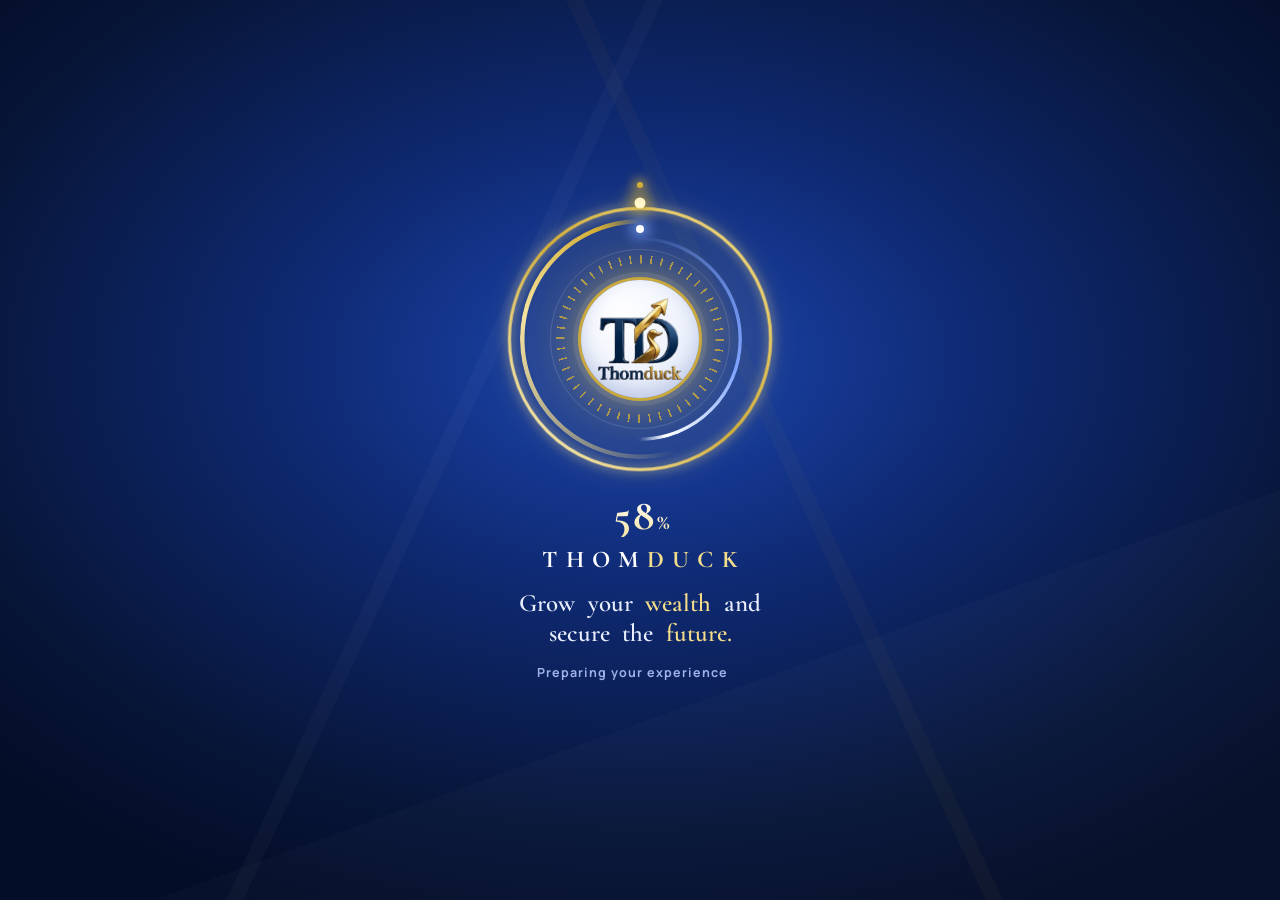
<file: product.html>
<!doctype html>
<html lang="en">
<head>
<meta charset="utf-8">
<meta name="viewport" content="width=device-width,initial-scale=1">
<title>THOMDUCK — Products</title>
<link href="https://fonts.googleapis.com/css2?family=Playfair+Display:wght@600;700;800&family=DM+Sans:wght@400;500;700;800&display=swap" rel="stylesheet">
<style>
:root{ --navy:#081744; --navy2:#0f255e; --royal:#16308a; --royal2:#1a3bb0; --white:#ffffff; --gold:#FFD700; --gold2:#FFC400; --muted:#8ea0c8; --border:rgba(255,215,0,.28) }
*{box-sizing:border-box;-webkit-tap-highlight-color:transparent}
body{margin:0;background:radial-gradient(1000px 500px at 15% -10%, rgba(26,59,176,.45), transparent 60%), radial-gradient(800px 400px at 85% 0%, rgba(255,215,0,.18), transparent 55%), linear-gradient(180deg,#070f2e 0%, #0a1a4a 60%, #0e225f 100%);color:var(--white);font-family:'DM Sans',system-ui,sans-serif;min-height:100vh}
.wrap{width:min(1200px,100%);margin:auto;padding:26px 18px 60px}
.top{display:flex;align-items:center;gap:14px;margin:8px 0 24px}
.back{width:46px;height:46px;display:grid;place-items:center;border:1px solid var(--border);border-radius:14px;color:var(--gold);text-decoration:none;font-size:28px;background:rgba(255,255,255,.06)}
.top h1{font:800 clamp(1.7rem,4vw,2.3rem)/1.1 'Playfair Display',serif;margin:0;letter-spacing:.2px}
.hero{padding:30px 28px;border:1px solid var(--border);border-radius:26px;background:linear-gradient(135deg, rgba(255,255,255,.08) 0%, rgba(16,37,94,.9) 55%, rgba(10,23,68,.95) 100%);box-shadow:0 20px 60px rgba(0,0,0,.4), inset 0 1px 0 rgba(255,255,255,.15);margin-bottom:26px;position:relative;overflow:hidden}
.hero::after{content:'';position:absolute;top:-50%;right:-20%;width:60%;height:200%;background:radial-gradient(circle at center, rgba(255,215,0,.18), transparent 60%);pointer-events:none}
.eyebrow{color:var(--gold);letter-spacing:2.5px;font-size:.72rem;text-transform:uppercase;font-weight:800}
.hero h2{font:800 clamp(1.8rem,4vw,2.6rem)/1.05 'Playfair Display',serif;margin:10px 0 10px;background:linear-gradient(180deg,#fff 0%, #d9e2ff 100%);-webkit-background-clip:text;background-clip:text;color:transparent}
.hero p{color:#b9c6e6;line-height:1.65;margin:0;max-width:720px;font-size:.98rem}
.plans{display:grid;grid-template-columns:repeat(2,minmax(0,1fr));gap:20px}
@media(max-width:560px){.plans{grid-template-columns:1fr}}
.plan{position:relative;padding:22px;border-radius:28px;background:linear-gradient(180deg, rgba(255,255,255,.10) 0%, rgba(255,255,255,.03) 100%), linear-gradient(135deg, var(--navy2), var(--navy));border:1px solid var(--border);box-shadow:0 16px 50px rgba(0,0,0,.35), inset 0 1px 0 rgba(255,255,255,.12);overflow:hidden;transition:transform .3s ease, box-shadow .3s ease}
.plan:hover{transform:translateY(-6px);box-shadow:0 24px 70px rgba(0,0,0,.5), 0 0 0 1px rgba(255,215,0,.25)}
.img-box{width:100%;height:210px;border-radius:20px;background:radial-gradient(400px 200px at 50% 0%, rgba(255,215,0,.18), transparent), radial-gradient(300px 180px at 20% 80%, rgba(26,59,176,.8), transparent), #0a1535;display:grid;place-items:center;overflow:hidden;border:1px solid rgba(255,255,255,.08);margin-bottom:16px;position:relative}
.img-box img{width:92%;height:92%;object-fit:contain;filter:drop-shadow(0 12px 24px rgba(0,0,0,.6))}
.plan-head{display:flex;align-items:center;gap:10px;margin-bottom:10px}
.badge{background:linear-gradient(180deg,#FFE55C,#FFC400);color:#1a1300;font-weight:900;font-size:.68rem;letter-spacing:.8px;padding:6px 12px;border-radius:999px;box-shadow:0 4px 12px rgba(0,0,0,.3)}
.name{font:800 1.5rem 'Playfair Display',serif;color:#fff}
.desc{color:var(--muted);line-height:1.55;font-size:.9rem;min-height:44px;margin:6px 0 16px}
.meta{display:grid;grid-template-columns:1fr 1fr;gap:12px;margin:18px 0}
.label{font-size:.72rem;letter-spacing:1px;text-transform:uppercase;color:#7f90c0;font-weight:700}
.price{font:800 1.35rem 'Playfair Display',serif;margin-top:4px;color:#fff}
.profit{color:var(--gold);text-shadow:0 0 12px rgba(255,215,0,.4)}
.btn{width:100%;min-height:54px;border-radius:15px;border:1px solid var(--gold);cursor:pointer;font-weight:800;background:linear-gradient(180deg,#FFE55C 0%, #FFD700 45%, #FFC400 100%);color:#1a1300;box-shadow:0 8px 20px rgba(255,215,0,.25), inset 0 1px 0 rgba(255,255,255,.8);font:800 .98rem 'DM Sans';transition:filter .2s}
.btn:hover{filter:brightness(1.08)}
.btn.outline{background:rgba(255,255,255,.06);color:var(--white);border:1px solid rgba(255,255,255,.18);margin-top:10px;backdrop-filter:blur(6px)}
.btn.outline:hover{background:rgba(255,255,255,.10)}
.tier-ribbon{position:absolute;top:14px;right:14px;background:rgba(0,0,0,.55);border:1px solid rgba(255,255,255,.12);padding:6px 10px;border-radius:12px;font-size:.7rem;font-weight:800;color:#7CFFB2}
.modal-bg{position:fixed;inset:0;background:rgba(3,8,24,.82);display:none;align-items:flex-end;justify-content:center;padding:14px;z-index:30;backdrop-filter:blur(8px)}
.modal-bg.show{display:flex}
.modal{width:min(560px,100%);max-height:92vh;overflow:auto;background:linear-gradient(180deg,#12235a,#0a1436);border:1px solid rgba(255,215,0,.35);border-radius:24px;padding:24px;box-shadow:0 20px 60px rgba(0,0,0,.6)}
.modal h3{font:800 1.6rem 'Playfair Display',serif;color:var(--gold);margin:0 0 8px}
.muted{color:#9fb0d8;line-height:1.55}
.bank{background:rgba(0,0,0,.28);border:1px solid rgba(255,215,0,.15);border-radius:15px;padding:14px;margin:14px 0}
.row{display:flex;justify-content:space-between;gap:12px;padding:9px 0;border-bottom:1px solid rgba(255,255,255,.08)} .row:last-child{border:0}
.row span:first-child{color:#8ea0c8} .row span:last-child{font-weight:700;text-align:right}
.upload{border:1px dashed rgba(255,215,0,.45);border-radius:16px;padding:18px;text-align:center;margin:16px 0;background:rgba(255,215,0,.05)}
.upload input{display:none} .preview{display:none;width:100%;max-height:260px;object-fit:contain;border-radius:12px;margin-top:12px}
.small{font-size:.78rem;color:#8ea0c8} .actions{display:flex;gap:10px} .actions .btn{flex:1}

.btn[disabled]{opacity:.65;cursor:not-allowed;filter:grayscale(.35);box-shadow:none}
.pstat{display:flex;align-items:flex-start;gap:10px;margin:0 0 12px;padding:12px 14px;border-radius:14px;font-size:.86rem;line-height:1.5;font-weight:600}
.pstat[hidden]{display:none}
.pstat.pend{background:rgba(255,215,0,.12);border:1px solid rgba(255,215,0,.45);color:#ffe98a}
.pstat.bad{background:rgba(255,90,90,.12);border:1px solid rgba(255,110,110,.5);color:#ffb4b4}
.pstat.ok{background:rgba(124,255,178,.1);border:1px solid rgba(124,255,178,.4);color:#8dffc0}
.pstat b{font-weight:800}
.spin{display:inline-block;flex:none;width:22px;height:22px;border-radius:50%;border:3px solid rgba(255,215,0,.25);border-top-color:#FFD700;animation:tdspin .8s linear infinite}
.spin.sm{width:16px;height:16px;border-width:2.5px;margin-top:2px}
@keyframes tdspin{to{transform:rotate(360deg)}}
.subspin{display:flex;align-items:center;justify-content:center;gap:12px;padding:16px;margin-top:4px;border-radius:14px;background:rgba(255,215,0,.08);border:1px solid rgba(255,215,0,.35);color:#ffe98a;font-weight:700;font-size:.9rem}
.subspin[hidden]{display:none}
.actions[hidden]{display:none}
.sending .upload{opacity:.5;pointer-events:none}
.accwrap{display:flex;align-items:center;justify-content:flex-end;gap:10px}
.accwrap b{letter-spacing:.5px}
.copy{flex:none;border:1px solid var(--gold);background:rgba(255,215,0,.12);color:var(--gold);font:800 .74rem 'DM Sans',sans-serif;padding:7px 12px;border-radius:999px;cursor:pointer}
.copy:active{transform:scale(.96)}
.copy.done{background:#7CFFB2;border-color:#7CFFB2;color:#052a14}
.td-toast{position:fixed;left:50%;bottom:28px;transform:translate(-50%,20px);z-index:60;max-width:90%;background:#081744;color:#fff;border:1px solid var(--gold);padding:12px 18px;border-radius:999px;font-size:.85rem;font-weight:700;opacity:0;pointer-events:none;transition:.3s;text-align:center}
.td-toast.show{opacity:1;transform:translate(-50%,0)}
</style>
</head>
<body>
<main class="wrap">
  <div class="top"><a class="back" href="dashboard.html" onclick="goBack(event)">‹</a><h1>THOMDUCK</h1></div>
  <section class="hero">
    <div class="eyebrow">THOMDUCK • Royal Collection</div>
    <h2>Choose your duck investment</h2>
    <p>Each package displays its investment amount and stated return. Navy Blue, White & Gold premium edition. Select <b>Buy Product</b> to view payment details and submit proof.</p>
  </section>

  <section id="plans" class="plans">
<article class="plan">
      <div class="img-box"><img src="[data-uri]" alt="Golden Duckling"><span class="tier-ribbon">GROWTH • 757% ROI</span></div>
      <div class="plan-head"><span class="badge">GOLDEN DUCKLING</span></div>
      <div class="name">Golden Duckling</div>
      <div class="desc">Pure 24k gold duckling. Cute, powerful, compounding fast.</div>
      <div class="meta">
        <div><div class="label">Investment</div><div class="price">₦10,500</div></div>
        <div><div class="label">Profit</div><div class="price profit">₦90,000</div></div>
      </div>
      <div class="pstat" id="st-golden" hidden></div>
      <button class="btn" id="buy-golden" type="button" onclick="openBuy('golden')">▣ Buy Product</button>
      </article>

<article class="plan">
      <div class="img-box"><img src="[data-uri]" alt="Diamond Drake"><span class="tier-ribbon">PREMIUM • 867% ROI</span></div>
      <div class="plan-head"><span class="badge">DIAMOND DRAKE</span></div>
      <div class="name">Diamond Drake</div>
      <div class="desc">Diamond-encrusted drake. Elite status, icy wealth. For serious investors.</div>
      <div class="meta">
        <div><div class="label">Investment</div><div class="price">₦15,500</div></div>
        <div><div class="label">Profit</div><div class="price profit">₦150,000</div></div>
      </div>
      <div class="pstat" id="st-diamond" hidden></div>
      <button class="btn" id="buy-diamond" type="button" onclick="openBuy('diamond')">▣ Buy Product</button>
      </article>

<article class="plan">
      <div class="img-box"><img src="[data-uri]" alt="Rubies Duck"><span class="tier-ribbon">ELITE 👑 • 1363% ROI</span></div>
      <div class="plan-head"><span class="badge">RUBIES DUCK</span></div>
      <div class="name">Rubies Duck</div>
      <div class="desc">Ruby royalty. The crown jewel of THOMDUCK. Maximum hatch.</div>
      <div class="meta">
        <div><div class="label">Investment</div><div class="price">₦20,500</div></div>
        <div><div class="label">Profit</div><div class="price profit">₦300,000</div></div>
      </div>
      <div class="pstat" id="st-rubies" hidden></div>
      <button class="btn" id="buy-rubies" type="button" onclick="openBuy('rubies')">▣ Buy Product — Most Popular</button>
      </article>

<article class="plan">
      <div class="img-box"><img src="[data-uri]" alt="Silver Egg"><span class="tier-ribbon">STARTER • 438% ROI</span></div>
      <div class="plan-head"><span class="badge">SILVER EGG</span></div>
      <div class="name">Silver Egg</div>
      <div class="desc">The genesis egg. Small hatch, big beginning. Entry to THOMDUCK empire.</div>
      <div class="meta">
        <div><div class="label">Investment</div><div class="price">₦6,500</div></div>
        <div><div class="label">Profit</div><div class="price profit">₦35,000</div></div>
      </div>
      <div class="pstat" id="st-silver" hidden></div>
      <button class="btn" id="buy-silver" type="button" onclick="openBuy('silver')">▣ Buy Product</button>
      </article>
</section>

  <a class="btn outline" href="dashboard.html" onclick="goBack(event)" style="display:flex;align-items:center;justify-content:center;text-decoration:none;margin-top:22px;padding:16px;border-radius:16px">Return to Dashboard</a>
</main>

<!-- BUY MODAL - SAME LOGIC AS YOUR ORIGINAL SITE -->
<div class="modal-bg" id="buyModal">
  <div class="modal" id="buyBox">
    <h3 id="buyTitle">Buy Product</h3>
    <p class="muted" id="buyDesc"></p>
    <div class="bank" id="buyBank"></div>
    <div class="upload">
      <b>Upload payment proof</b>
      <p class="small">Choose a payment proof image from your gallery or use your camera.</p>
      <div class="actions">
        <label class="btn" for="galleryInput" style="display:grid;place-items:center">🖼️ Gallery</label>
        <label class="btn" for="cameraInput" style="display:grid;place-items:center">📷 Camera</label>
      </div>
      <input id="galleryInput" type="file" accept="image/*">
      <input id="cameraInput" type="file" accept="image/*" capture="environment">
      <img id="proofPreview" class="preview" alt="Payment proof preview">
    </div>
    <div class="subspin" id="subSpin" hidden role="status"><span class="spin"></span><span>Sending your receipt…</span></div>
    <div class="actions" id="subActions">
      <button class="btn outline" type="button" onclick="closeBuy()">Cancel</button>
      <button class="btn" type="button" id="submitProof">Submit</button>
    </div>
    <p id="proofMsg" class="small"></p>
  </div>
</div>

<script src="app.js"></script>
<script>
/* THOMDUCK products + payment proof */
const THOM_PRODUCTS = [
  {id:'silver', name:'Silver Egg', price:6500, profit:35000, desc:'Starter tier — Silver Egg hatches 438% profit', img:'silver'},
  {id:'golden', name:'Golden Duckling', price:10500, profit:90000, desc:'Growth tier — Golden Duckling pure gold', img:'golden'},
  {id:'diamond', name:'Diamond Drake', price:15500, profit:150000, desc:'Premium — Diamond Drake luxury', img:'diamond'},
  {id:'rubies', name:'Rubies Duck', price:20500, profit:300000, desc:'Elite — Rubies Duck crown jewel', img:'rubies'}
];
const DEFAULT_BANK={bankName:'PALMPAY', accountName:'OTO-OBONG ALOYSIUS', bankAccount:'8968043525'};
const DAY=24*60*60*1000;
let GF_DATA=null, selectedProduct=null, selectedProofFile=null, busy=false;

/* shared data store: uses your app.js bin when present, otherwise this browser */
/* admin can change a product's price / earnings: apply them to the cards and to what gets submitted */
function applyOverrides(){
  const ov=(GF_DATA&&GF_DATA.settings&&GF_DATA.settings.products)||{};
  THOM_PRODUCTS.forEach(pr=>{
    const o=ov[pr.id]; if(!o) return;
    if(Number(o.price)>0) pr.price=Number(o.price);
    if(Number(o.profit)>0) pr.profit=Number(o.profit);
    const b=document.getElementById('buy-'+pr.id), card=b&&b.closest('.plan'); if(!card) return;
    const pr1=card.querySelector('.meta .price:not(.profit)'), pr2=card.querySelector('.meta .price.profit');
    if(pr1) pr1.textContent=money(pr.price); if(pr2) pr2.textContent=money(pr.profit);
  });
}
async function fetchBin(){ const d=await _fetchBin(); return (d&&typeof d==='object')?d:{}; }
async function saveBin(d){ await _saveBin(d); return true; }
function lsGet(k){ try{ return localStorage.getItem(k) }catch(e){ return null } }
function getLoggedUser(){
  const email=lsGet('td_session'); if(!email) return null;
  let acc=null; try{ acc=JSON.parse(lsGet('td_accounts')||'[]').find(a=>a.email===email) }catch(e){}
  if(!acc) return null;
  return {email:acc.email, fullName:[acc.surname,acc.middle,acc.last].filter(Boolean).join(' ')};
}
const ME=getLoggedUser();
function money(n){ return '₦'+Number(n).toLocaleString(); }
function esc(s){ return String(s||'').replace(/[<>&"]/g, c=>({'<':'&lt;','>':'&gt;','&':'&amp;','"':'&quot;'}[c])); }
const sleep=ms=>new Promise(r=>setTimeout(r,ms));
let tt; function toast(m){ const t=document.getElementById('tdToast'); t.textContent=m; t.classList.add('show'); clearTimeout(tt); tt=setTimeout(()=>t.classList.remove('show'),2800); }

/* back to the dashboard (keeps the customer logged in) */
function goBack(e){
  if(e) e.preventDefault();
  try{ if(document.referrer && new URL(document.referrer).origin===location.origin && history.length>1){ history.back(); return; } }catch(_){}
  location.href='dashboard.html';
}
if(!ME){ location.replace('dashboard.html?view=login'); }
(function(){
  var IDLE=40000;
  function touch(){ try{ sessionStorage.setItem('td_last',String(Date.now())); }catch(e){} }
  ['click','touchstart','keydown','input','scroll','mousemove','pointerdown'].forEach(function(ev){ document.addEventListener(ev,touch,{passive:true,capture:true}); });
  touch();
  setInterval(function(){
    var last=0; try{ last=Number(sessionStorage.getItem('td_last'))||0; }catch(e){}
    if(last && Date.now()-last>=IDLE){
      try{ sessionStorage.removeItem('td_active'); sessionStorage.removeItem('td_last'); localStorage.setItem('td_session',''); }catch(e){}
      location.replace('dashboard.html?view=login');
    }
  },1000);
})();

/* copy account number */
function copyAcc(btn){
  const txt=(document.getElementById('accNum')||{}).textContent||'';
  const done=()=>{ btn.textContent='Copied ✓'; btn.classList.add('done'); setTimeout(()=>{btn.textContent='Copy';btn.classList.remove('done')},1800); };
  const fallback=()=>{ const t=document.createElement('textarea'); t.value=txt; t.style.cssText='position:fixed;opacity:0'; document.body.appendChild(t); t.select(); try{ document.execCommand('copy'); done(); }catch(e){ toast('Press and hold the number to copy'); } t.remove(); };
  if(navigator.clipboard&&window.isSecureContext){ navigator.clipboard.writeText(txt).then(done).catch(fallback); } else fallback();
}

function openBuy(id){
  if(!ME||busy) return;
  applyOverrides();
  selectedProduct = THOM_PRODUCTS.find(p=>p.id===id);
  if(!selectedProduct) return;
  selectedProofFile=null;
  const s=(GF_DATA&&GF_DATA.settings&&GF_DATA.settings.bankAccount)?GF_DATA.settings:DEFAULT_BANK;
  document.getElementById('buyTitle').textContent='Buy '+selectedProduct.name;
  document.getElementById('buyDesc').textContent=selectedProduct.desc;
  document.getElementById('buyBank').innerHTML=`<div class="row"><span>Bank name</span><span>${esc(s.bankName)}</span></div><div class="row"><span>Account name</span><span>${esc(s.accountName)}</span></div><div class="row"><span>Account number</span><span class="accwrap"><b id="accNum">${esc(s.bankAccount)}</b><button type="button" class="copy" onclick="copyAcc(this)" aria-label="Copy account number">Copy</button></span></div><div class="row"><span>Amount</span><span style="color:#FFD700">${money(selectedProduct.price)}</span></div><div class="row"><span>Profit</span><span style="color:#7CFFB2">${money(selectedProduct.profit)}</span></div>`;
  document.getElementById('galleryInput').value=''; document.getElementById('cameraInput').value='';
  document.getElementById('proofPreview').style.display='none'; document.getElementById('proofMsg').textContent='';
  setSending(false);
  document.getElementById('buyModal').classList.add('show');
}
function closeBuy(){ if(busy) return; document.getElementById('buyModal').classList.remove('show'); }
function setSending(on){
  document.getElementById('subSpin').hidden=!on;
  document.getElementById('subActions').hidden=on;
  document.getElementById('buyBox').classList.toggle('sending',on);
}

function bindProofInput(input){
  input.addEventListener('change', e=>{
    const f=e.target.files&&e.target.files[0]; if(!f) return;
    if(!f.type.startsWith('image/')){document.getElementById('proofMsg').textContent='Please choose an image.'; return;}
    document.getElementById('proofMsg').textContent='';
    selectedProofFile=f;
    const r=new FileReader(); r.onload=()=>{const img=document.getElementById('proofPreview'); img.src=r.result; img.style.display='block';}; r.readAsDataURL(f);
  });
}
bindProofInput(document.getElementById('galleryInput'));
bindProofInput(document.getElementById('cameraInput'));

/* shrink the photo so it is safe to store and quick to send */
function compressImage(file){
  return new Promise((res,rej)=>{
    const r=new FileReader();
    r.onerror=()=>rej(new Error('read'));
    r.onload=()=>{
      const im=new Image();
      im.onerror=()=>rej(new Error('image'));
      im.onload=()=>{
        /* keep the receipt small (about 60 KB) so it fits JSONBin's 100 KB limit */
        let out='';
        for(const max of [900,720,580,460]){
          const k=Math.min(1,max/Math.max(im.width,im.height));
          const c=document.createElement('canvas'); c.width=Math.round(im.width*k); c.height=Math.round(im.height*k);
          const x=c.getContext('2d'); x.fillStyle='#fff'; x.fillRect(0,0,c.width,c.height); x.drawImage(im,0,0,c.width,c.height);
          for(const q of [.7,.55,.42]){ out=c.toDataURL('image/jpeg',q); if(out.length<=80000) break; }
          if(out.length<=80000) break;
        }
        res(out);
      };
      im.src=r.result;
    };
    r.readAsDataURL(file);
  });
}

document.getElementById('submitProof').onclick=async()=>{
  if(busy||!ME) return;
  const msg=document.getElementById('proofMsg');
  const file=selectedProofFile||document.getElementById('galleryInput').files[0]||document.getElementById('cameraInput').files[0];
  const prod=selectedProduct;
  if(!prod){msg.textContent='Select a product'; return;}
  if(!file){msg.textContent='Choose proof image'; return;}
  msg.textContent=''; busy=true; setSending(true);
  try{
    /* mini spinner runs for 5 seconds while the receipt is prepared and sent */
    const [receipt]=await Promise.all([compressImage(file), sleep(5000)]);
    const entry={
      id:'PAY-'+Date.now().toString(36).toUpperCase()+Math.random().toString(36).slice(2,5).toUpperCase(),
      userEmail:ME.email, userName:ME.fullName,
      productId:prod.id, productName:prod.name, amount:prod.price, profit:prod.profit,
      status:'pending', createdAt:Date.now()
    };
    Object.assign(entry, await _storeReceipt(receipt));   /* own bin on JSONBin, inline elsewhere */
    const data=await _updateBin(d=>{ d.payments=Array.isArray(d.payments)?d.payments:[]; d.payments.push(entry); return d; });
    GF_DATA=data;
    busy=false; setSending(false);
    document.getElementById('buyModal').classList.remove('show');
    toast('Receipt sent. Awaiting admin approval.');
    refresh();
  }catch(e){
    busy=false; setSending(false);
    msg.textContent=(e&&e.full)?'The system is temporarily full. Please contact support.':(e&&e.name==='QuotaExceededError')?'Could not save the receipt. Please use a smaller image.':'Could not send your receipt. Please try again.';
  }
};

/* ---------- payment status under each product ---------- */
function paintStatus(pr,p){
  const box=document.getElementById('st-'+pr.id), btn=document.getElementById('buy-'+pr.id);
  if(!box||!btn) return;
  if(!btn.dataset.label) btn.dataset.label=btn.textContent;
  let html='',cls='',lock=false;
  if(p&&p.status==='pending'){ cls='pend'; html='<span class="spin sm"></span><span><b>Pending</b> — your payment is awaiting admin approval.</span>'; lock=true; }
  else if(p&&p.status==='declined'&&Date.now()-(p.decidedAt||0)<DAY){ cls='bad'; html='<span>✕</span><span>Your last payment was declined, kindly ensure that you made payment to the right source.</span>'; }
  else if(p&&p.status==='approved'){ cls='ok'; html='<span>✓</span><span>Your last payment was approved.</span>'; }
  box.hidden=!html; box.className='pstat '+cls; box.innerHTML=html;
  btn.disabled=lock; btn.textContent=lock?'⏳ Payment pending':btn.dataset.label;
}
let refreshing=false;
async function refresh(){
  if(!ME||refreshing) return; refreshing=true;
  try{
    const d=await fetchBin(); GF_DATA=(d&&typeof d==='object')?d:{};
    const mine=(Array.isArray(GF_DATA.payments)?GF_DATA.payments:[]).filter(p=>p.userEmail===ME.email);
    const undated=mine.filter(p=>p.status&&p.status!=='pending'&&!p.decidedAt).map(p=>p.id);
    if(undated.length){ try{ await _updateBin(dd=>{ (Array.isArray(dd.payments)?dd.payments:[]).forEach(x=>{ if(undated.indexOf(x.id)>-1&&x.status!=='pending'&&!x.decidedAt) x.decidedAt=Date.now(); }); return dd; }); }catch(e){} }
    applyOverrides();
    THOM_PRODUCTS.forEach(pr=>{
      const last=mine.filter(p=>p.productId===pr.id).sort((a,b)=>(b.createdAt||0)-(a.createdAt||0))[0];
      paintStatus(pr,last);
    });
  }catch(e){}
  refreshing=false;
}
refresh();
setInterval(()=>{ if(!document.hidden&&!busy) refresh(); },((window.THOMDUCK_CONFIG.pollCustomer||120)*1000));
document.addEventListener('visibilitychange',()=>{ if(!document.hidden) refresh(); });
window.addEventListener('pageshow',refresh);
window.addEventListener('storage',refresh);
</script>
<div class="td-toast" id="tdToast" role="status"></div>
</body>
</html>
</file>
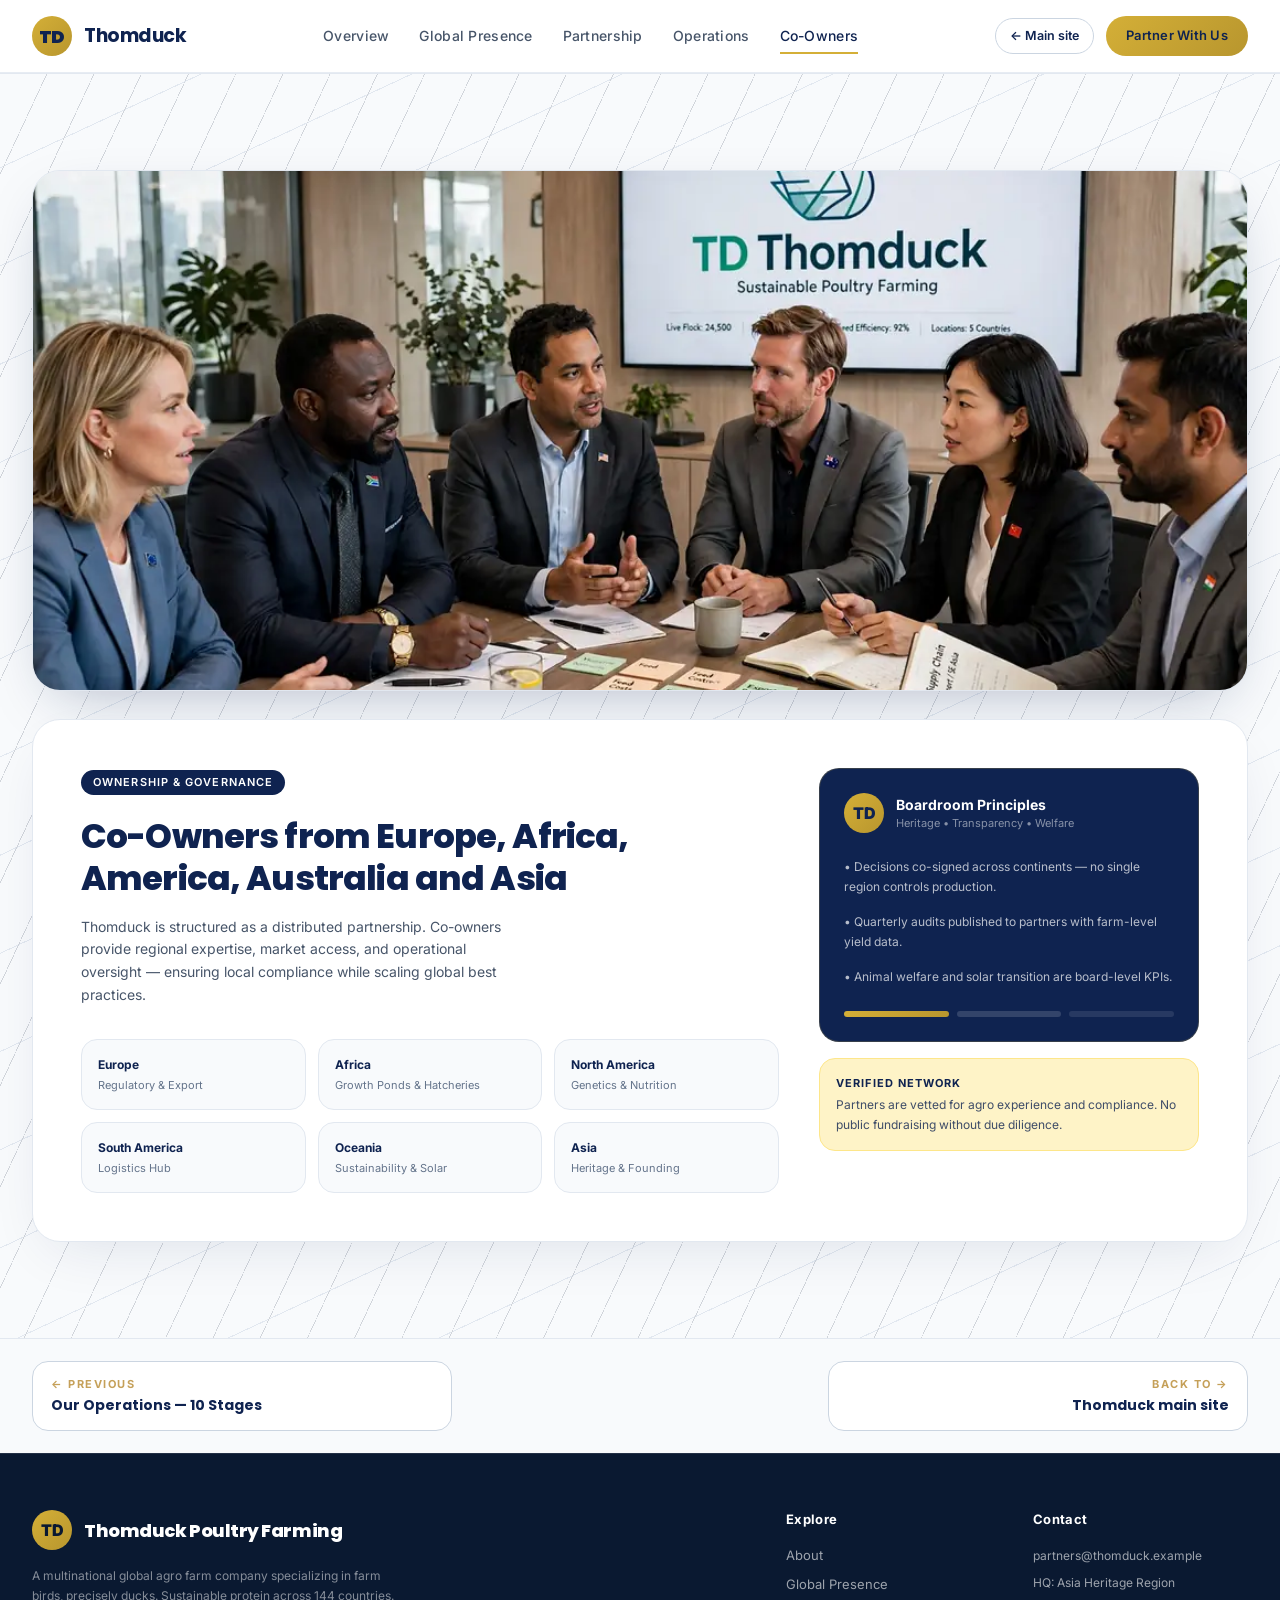
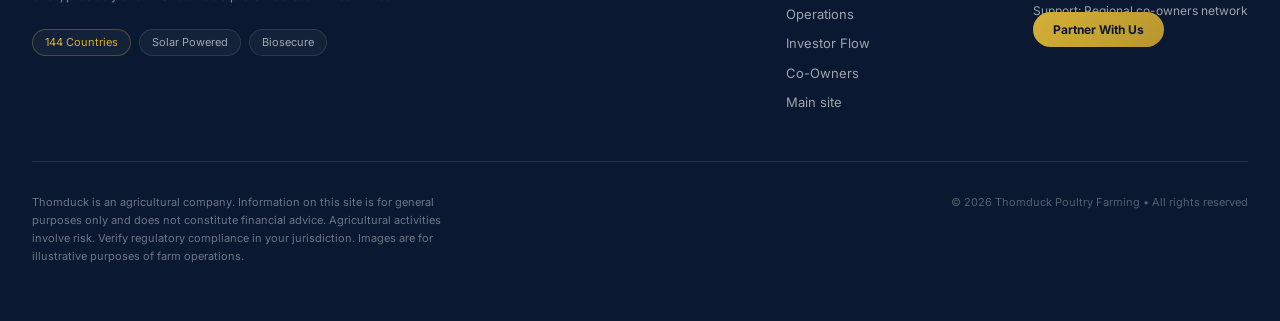
<file: poultry/co-owners.html>
<!DOCTYPE html>
<html lang="en">
<head>
<meta charset="utf-8">
<meta name="viewport" content="width=device-width, initial-scale=1">
<title>Co-Owners & Governance | Thomduck Poultry Farming</title>
<meta name="description" content="Thomduck is co-owned across Europe, Africa, the Americas, Australia and Asia.">
<meta name="theme-color" content="#0F2350">
<link rel="icon" href="../images/thomduck-logo-2.webp">
<link rel="preconnect" href="https://fonts.googleapis.com">
<link rel="preconnect" href="https://fonts.gstatic.com" crossorigin>
<link rel="preload" as="style" href="https://fonts.googleapis.com/css2?family=Poppins:wght@600;700;800&family=Inter:wght@400;500;600&display=swap" onload="this.onload=null;this.rel='stylesheet'">
<noscript><link rel="stylesheet" href="https://fonts.googleapis.com/css2?family=Poppins:wght@600;700;800&family=Inter:wght@400;500;600&display=swap"></noscript>
<link rel="stylesheet" href="assets/css/poultry.css">
</head>
<body class="min-h-screen bg-white text-slate-900 antialiased">
<header class="sticky top-0 z-50 td-header"><div class="mx-auto max-w-[1280px] px-4 sm:px-6 lg:px-8 h-[72px] flex items-center justify-between">
<a href="index.html" class="flex items-center gap-3" aria-label="Thomduck Poultry Farming home"><span class="w-10 h-10 rounded-full gold-gradient flex items-center justify-center font-black text-[18px] text-[#0F2350] tracking-tight" style="font-family:Poppins">TD</span><span class="font-bold text-[19px] tracking-tight text-[#0F2350]" style="font-family:Poppins">Thomduck</span></a>
<nav class="td-nav" aria-label="Poultry pages"><a href="index.html" class="td-link">Overview</a><a href="global.html" class="td-link">Global Presence</a><a href="partnership.html" class="td-link">Partnership</a><a href="operations.html" class="td-link">Operations</a><a href="co-owners.html" class="td-link td-active">Co-Owners</a></nav>
<div class="flex items-center gap-3"><a href="../index.html" class="td-back">← Main site</a><a href="partnership.html" class="td-cta gold-gradient">Partner With Us</a>
<button type="button" class="td-burger" id="tdBurger" aria-label="Menu" aria-expanded="false" aria-controls="tdMobile"><span></span><span></span><span></span></button></div></div>
<div class="td-mobile" id="tdMobile" hidden><div class="td-mobile-in"><a href="index.html">Poultry Home</a><a href="global.html">Global Presence — 144 Countries</a><a href="partnership.html">Partnership Model</a><a href="operations.html">Our Operations — 10 Stages</a><a href="co-owners.html" class=td-active>Co-Owners & Governance</a><a href="../index.html" class="td-mobile-back">← Back to Thomduck main site</a></div></div></header>
<main>
<section class="relative pattern-light border-t border-slate-200"><div class="mx-auto max-w-[1280px] px-6 lg:px-8 py-20 lg:py-24"><div class="td-banner"><img alt="Co-owners from five continents in a Thomduck boardroom meeting" decoding="async" fetchpriority="high" height="733" src="assets/img/co-owners-meeting.webp" width="1100"/></div><div class="rounded-[28px] bg-white border border-slate-200 shadow-[0_20px_60px_-20px_rgba(15,35,80,0.12)] p-8 lg:p-12 flex flex-col lg:flex-row gap-10 items-start"><div class="flex-1"><div class="inline-flex bg-[#0F2350] text-white rounded-full px-3 py-1 text-[11px] font-semibold tracking-widest uppercase">Ownership &amp; Governance</div><h1 class="mt-5 font-extrabold text-[#0F2350] text-[28px] lg:text-[34px] leading-tight tracking-tight">Co-Owners from Europe, Africa, America, Australia and Asia</h1><p class="mt-4 text-slate-600 text-[14px] leading-relaxed max-w-[48ch]">Thomduck is structured as a distributed partnership. Co-owners provide regional expertise, market access, and operational oversight — ensuring local compliance while scaling global best practices.</p><div class="mt-8 grid grid-cols-2 sm:grid-cols-3 gap-3"><div class="rounded-2xl border border-slate-200 bg-[#F8FAFC] p-4"><div class="font-bold text-[#0F2350] text-[12px]">Europe</div><div class="text-[11px] text-slate-500 mt-1 leading-snug">Regulatory &amp; Export</div></div><div class="rounded-2xl border border-slate-200 bg-[#F8FAFC] p-4"><div class="font-bold text-[#0F2350] text-[12px]">Africa</div><div class="text-[11px] text-slate-500 mt-1 leading-snug">Growth Ponds &amp; Hatcheries</div></div><div class="rounded-2xl border border-slate-200 bg-[#F8FAFC] p-4"><div class="font-bold text-[#0F2350] text-[12px]">North America</div><div class="text-[11px] text-slate-500 mt-1 leading-snug">Genetics &amp; Nutrition</div></div><div class="rounded-2xl border border-slate-200 bg-[#F8FAFC] p-4"><div class="font-bold text-[#0F2350] text-[12px]">South America</div><div class="text-[11px] text-slate-500 mt-1 leading-snug">Logistics Hub</div></div><div class="rounded-2xl border border-slate-200 bg-[#F8FAFC] p-4"><div class="font-bold text-[#0F2350] text-[12px]">Oceania</div><div class="text-[11px] text-slate-500 mt-1 leading-snug">Sustainability &amp; Solar</div></div><div class="rounded-2xl border border-slate-200 bg-[#F8FAFC] p-4"><div class="font-bold text-[#0F2350] text-[12px]">Asia</div><div class="text-[11px] text-slate-500 mt-1 leading-snug">Heritage &amp; Founding</div></div></div></div><div class="w-full lg:w-[380px] shrink-0"><div class="rounded-[20px] bg-[#0F2350] p-6 border border-[#D4AF37]/20 text-white"><div class="flex items-center gap-3"><div class="w-10 h-10 rounded-full gold-gradient flex items-center justify-center font-black text-[#0F2350]">TD</div><div><div class="font-bold text-[14px]">Boardroom Principles</div><div class="text-[11px] text-white/50">Heritage • Transparency • Welfare</div></div></div><div class="mt-6 space-y-4 text-[12px] leading-relaxed text-white/70"><p>• Decisions co-signed across continents — no single region controls production.</p><p>• Quarterly audits published to partners with farm-level yield data.</p><p>• Animal welfare and solar transition are board-level KPIs.</p></div><div class="mt-6 flex gap-2"><div class="h-1.5 flex-1 rounded-full gold-gradient"></div><div class="h-1.5 flex-1 rounded-full bg-white/15"></div><div class="h-1.5 flex-1 rounded-full bg-white/10"></div></div></div><div class="mt-4 rounded-2xl bg-[#FEF3C7] border border-amber-200 p-4"><div class="text-[11px] font-bold text-[#0F2350] uppercase tracking-widest">Verified Network</div><div class="text-[12px] text-[#0F2350]/80 mt-1 leading-relaxed">Partners are vetted for agro experience and compliance. No public fundraising without due diligence.</div></div></div></div></div></section>
</main>
<nav class="td-pager" aria-label="Page navigation"><div class="mx-auto max-w-[1280px] px-6 lg:px-8"><a class="td-pg td-prev" href="operations.html"><small>← Previous</small><strong>Our Operations — 10 Stages</strong></a><a class="td-pg td-next" href="../index.html"><small>Back to →</small><strong>Thomduck main site</strong></a></div></nav>
<footer class="bg-[#0A1931] text-white border-t border-white/10"><div class="mx-auto max-w-[1280px] px-6 lg:px-8 py-14"><div class="flex flex-col lg:flex-row justify-between gap-10"><div class="max-w-[380px]"><div class="flex items-center gap-3"><div class="w-10 h-10 rounded-full gold-gradient flex items-center justify-center font-black text-[#0A1931]">TD</div><span class="font-extrabold text-[18px] tracking-tight" style="font-family: Poppins;">Thomduck Poultry Farming</span></div><p class="mt-4 text-white/50 text-[12px] leading-relaxed">A multinational global agro farm company specializing in farm birds, precisely ducks. Sustainable protein across 144 countries.</p><div class="mt-6 flex flex-wrap gap-2"><span class="border border-[#D4AF37]/30 bg-white/[0.04] rounded-full px-3 py-1 text-[11px] text-[#D4AF37]">144 Countries</span><span class="border border-white/10 bg-white/[0.04] rounded-full px-3 py-1 text-[11px] text-white/60">Solar Powered</span><span class="border border-white/10 bg-white/[0.04] rounded-full px-3 py-1 text-[11px] text-white/60">Biosecure</span></div></div><div class="grid grid-cols-2 gap-8 text-[13px]"><div><div class="font-bold text-white tracking-wide">Explore</div><div class="mt-4 flex flex-col gap-2.5 text-white/60"><a class="text-left hover:text-white transition" href="index.html">About</a><a class="text-left hover:text-white transition" href="global.html">Global Presence</a><a class="text-left hover:text-white transition" href="operations.html">Operations</a><a class="text-left hover:text-white transition" href="partnership.html">Investor Flow</a><a class="text-left hover:text-white transition" href="co-owners.html">Co-Owners</a><a class="text-left hover:text-white transition" href="../index.html">Main site</a></div></div><div><div class="font-bold text-white tracking-wide">Contact</div><div class="mt-4 space-y-2 text-white/60 text-[12px] leading-relaxed"><div>partners@thomduck.example</div><div>HQ: Asia Heritage Region</div><div>Support: Regional co-owners network</div></div><a class="mt-5 gold-gradient text-[#0A1931] font-bold text-[12px] px-5 py-2.5 rounded-full hover:brightness-110 transition inline-block" href="partnership.html">Partner With Us</a></div></div></div><div class="mt-12 pt-8 border-t border-white/10 flex flex-col lg:flex-row gap-4 justify-between"><div class="text-[11px] leading-relaxed text-white/40 max-w-[64ch]">Thomduck is an agricultural company. Information on this site is for general purposes only and does not constitute financial advice. Agricultural activities involve risk. Verify regulatory compliance in your jurisdiction. Images are for illustrative purposes of farm operations.</div><div class="text-[11px] text-white/30 whitespace-nowrap">© 2026 Thomduck Poultry Farming • All rights reserved</div></div></div></footer>
<script src="assets/js/poultry.js" defer></script>
</body>
</html>
</file>
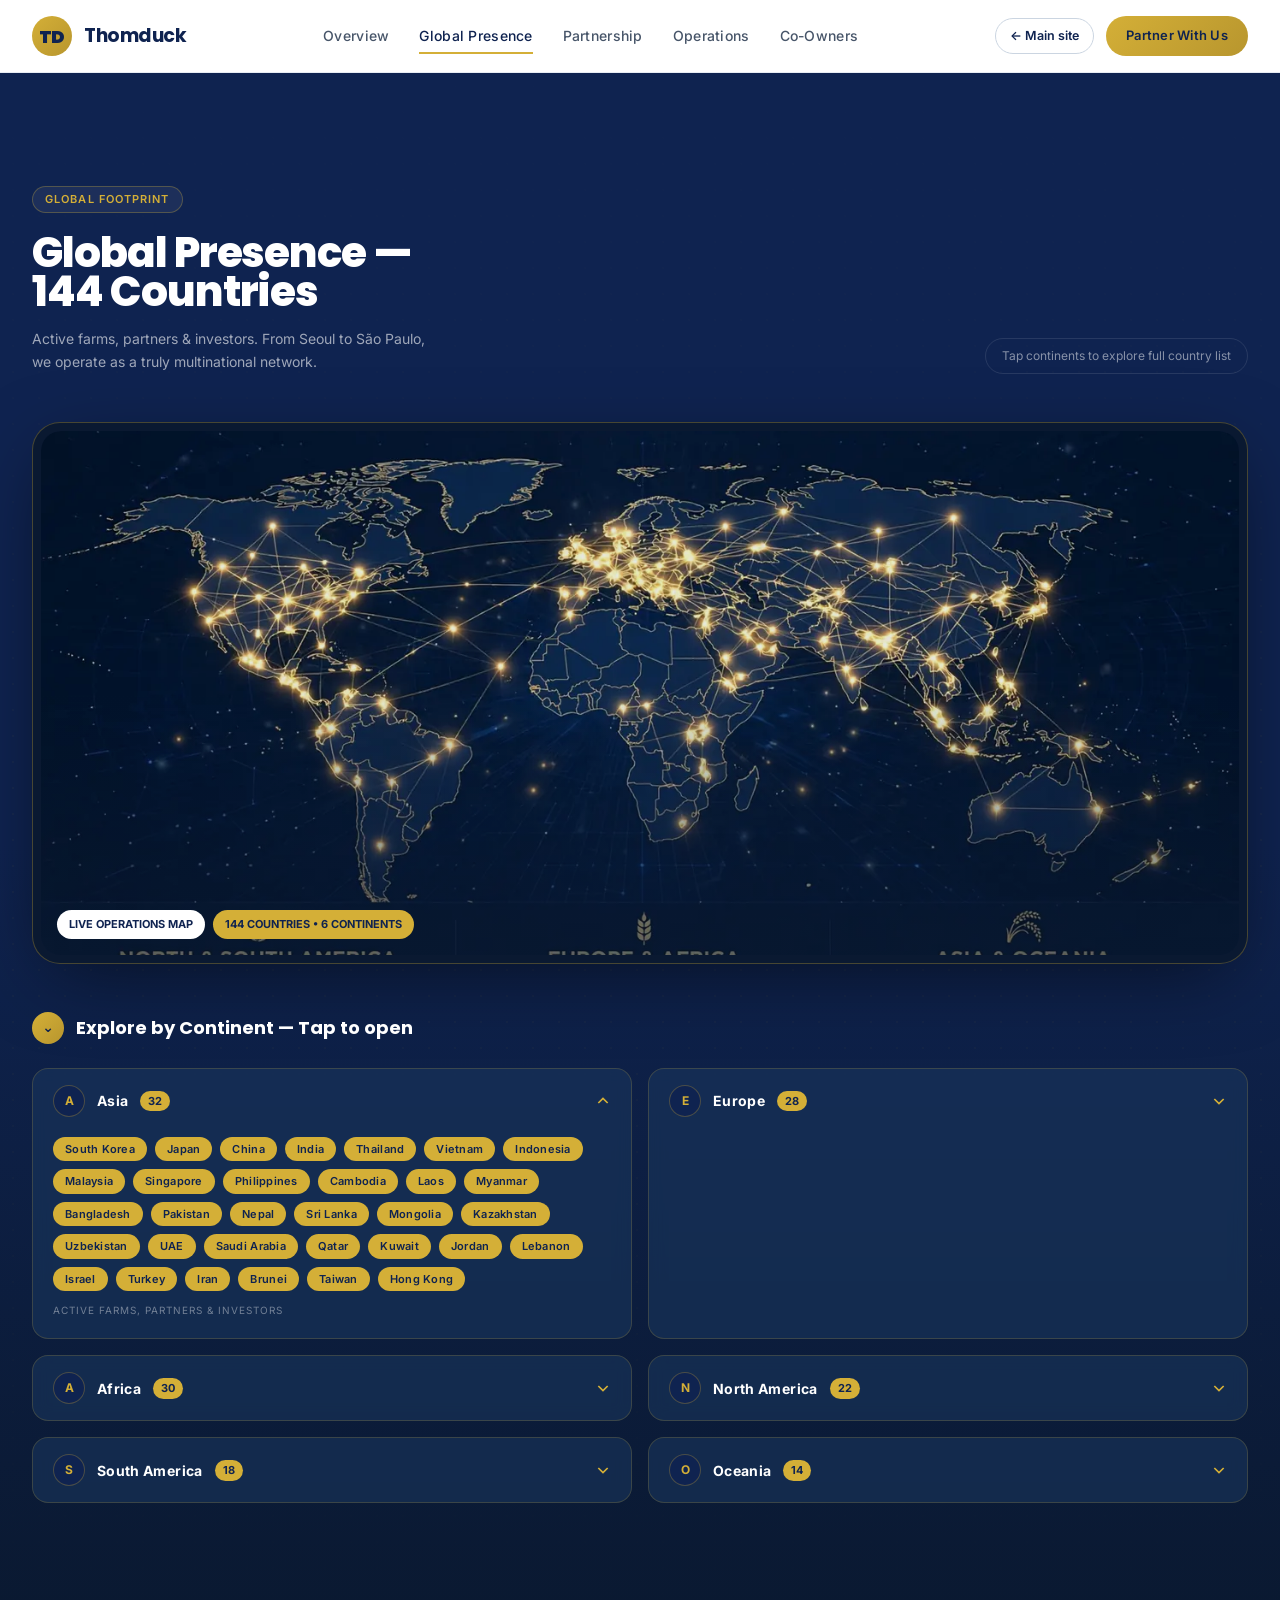
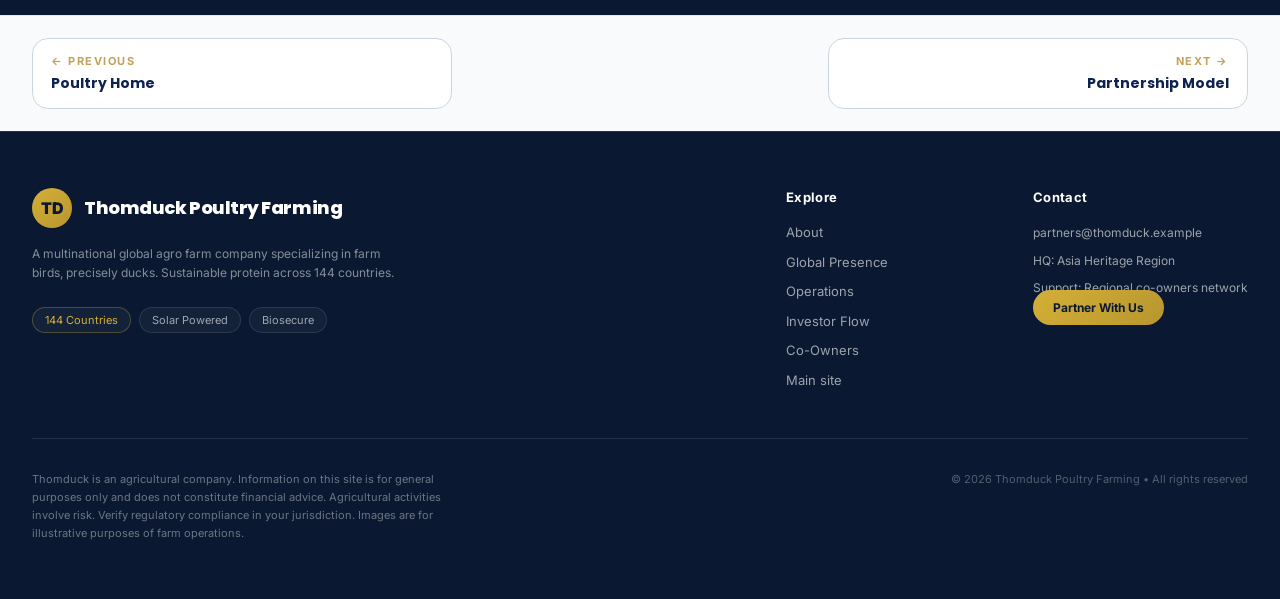
<file: poultry/global.html>
<!DOCTYPE html>
<html lang="en">
<head>
<meta charset="utf-8">
<meta name="viewport" content="width=device-width, initial-scale=1">
<title>Global Presence — 144 Countries | Thomduck Poultry Farming</title>
<meta name="description" content="Active Thomduck farms, partners and investors across Asia, Europe, Africa, the Americas and Oceania.">
<meta name="theme-color" content="#0F2350">
<link rel="icon" href="../images/thomduck-logo-2.webp">
<link rel="preconnect" href="https://fonts.googleapis.com">
<link rel="preconnect" href="https://fonts.gstatic.com" crossorigin>
<link rel="preload" as="style" href="https://fonts.googleapis.com/css2?family=Poppins:wght@600;700;800&family=Inter:wght@400;500;600&display=swap" onload="this.onload=null;this.rel='stylesheet'">
<noscript><link rel="stylesheet" href="https://fonts.googleapis.com/css2?family=Poppins:wght@600;700;800&family=Inter:wght@400;500;600&display=swap"></noscript>
<link rel="stylesheet" href="assets/css/poultry.css">
</head>
<body class="min-h-screen bg-white text-slate-900 antialiased">
<header class="sticky top-0 z-50 td-header"><div class="mx-auto max-w-[1280px] px-4 sm:px-6 lg:px-8 h-[72px] flex items-center justify-between">
<a href="index.html" class="flex items-center gap-3" aria-label="Thomduck Poultry Farming home"><span class="w-10 h-10 rounded-full gold-gradient flex items-center justify-center font-black text-[18px] text-[#0F2350] tracking-tight" style="font-family:Poppins">TD</span><span class="font-bold text-[19px] tracking-tight text-[#0F2350]" style="font-family:Poppins">Thomduck</span></a>
<nav class="td-nav" aria-label="Poultry pages"><a href="index.html" class="td-link">Overview</a><a href="global.html" class="td-link td-active">Global Presence</a><a href="partnership.html" class="td-link">Partnership</a><a href="operations.html" class="td-link">Operations</a><a href="co-owners.html" class="td-link">Co-Owners</a></nav>
<div class="flex items-center gap-3"><a href="../index.html" class="td-back">← Main site</a><a href="partnership.html" class="td-cta gold-gradient">Partner With Us</a>
<button type="button" class="td-burger" id="tdBurger" aria-label="Menu" aria-expanded="false" aria-controls="tdMobile"><span></span><span></span><span></span></button></div></div>
<div class="td-mobile" id="tdMobile" hidden><div class="td-mobile-in"><a href="index.html">Poultry Home</a><a href="global.html" class=td-active>Global Presence — 144 Countries</a><a href="partnership.html">Partnership Model</a><a href="operations.html">Our Operations — 10 Stages</a><a href="co-owners.html">Co-Owners & Governance</a><a href="../index.html" class="td-mobile-back">← Back to Thomduck main site</a></div></div></header>
<main>
<section class="relative bg-[#0F2350] text-white overflow-hidden" id="global"><div class="absolute inset-0 pattern-navy opacity-40"></div><div class="absolute inset-0 bg-gradient-to-b from-[#0F2350] via-[#0F2350]/90 to-[#0A1931]"></div><div class="relative mx-auto max-w-[1280px] px-6 lg:px-8 py-20 lg:py-28"><div class="flex flex-col lg:flex-row lg:items-end justify-between gap-6"><div><div class="inline-flex items-center gap-2 border border-[#D4AF37]/30 bg-white/[0.06] rounded-full px-3 py-1 text-[11px] tracking-widest font-semibold text-[#D4AF37] uppercase">Global Footprint</div><h1 class="mt-5 font-extrabold text-[34px] lg:text-[42px] leading-[0.95] tracking-tight">Global Presence —<br/>144 Countries</h1><p class="mt-4 text-white/60 max-w-[44ch] text-[14px] leading-relaxed">Active farms, partners &amp; investors. From Seoul to São Paulo, we operate as a truly multinational network.</p></div><div class="text-[12px] text-white/50 border border-white/10 rounded-full px-4 py-2 w-fit">Tap continents to explore full country list</div></div><div class="mt-12 rounded-[28px] overflow-hidden border border-[#D4AF37]/30 bg-[#0A1931] p-2 shadow-[0_20px_80px_-20px_rgba(0,0,0,0.6)]"><div class="rounded-[20px] overflow-hidden bg-[#101e3d] aspect-[16/8] lg:aspect-[16/7] relative"><img alt="World map showing the Thomduck network across 144 countries" class="w-full h-full object-cover opacity-90" decoding="async" height="933" loading="lazy" src="assets/img/world-map-network.webp" width="1400"/><div class="absolute inset-0 bg-gradient-to-t from-[#0A1931]/60 via-transparent to-transparent"></div><div class="absolute bottom-4 left-4 right-4 flex flex-wrap gap-2"><span class="bg-white text-[#0F2350] text-[11px] font-bold px-3 py-1.5 rounded-full">LIVE OPERATIONS MAP</span><span class="bg-[#D4AF37] text-[#0F2350] text-[11px] font-bold px-3 py-1.5 rounded-full">144 COUNTRIES • 6 CONTINENTS</span></div></div></div><div class="mt-12"><h3 class="font-bold text-[18px] text-white flex items-center gap-3"><span class="w-8 h-8 rounded-full gold-gradient text-[#0F2350] flex items-center justify-center text-[14px]">⌄</span>Explore by Continent — Tap to open</h3><div class="mt-6 grid md:grid-cols-2 gap-4"><div class="rounded-2xl border border-[#D4AF37]/20 overflow-hidden bg-[#1A365D]/60 backdrop-blur"><button aria-expanded="true" class="accordion-header w-full flex items-center justify-between px-5 py-4 text-left hover:bg-white/[0.04] transition" type="button"><div class="flex items-center gap-3"><span class="w-8 h-8 rounded-full bg-[#0F2350] border border-[#D4AF37]/30 flex items-center justify-center text-[12px] font-bold text-[#D4AF37]">A</span><span class="font-bold text-[14px] tracking-wide">Asia</span><span class="text-[11px] bg-[#D4AF37] text-[#0F2350] font-bold px-2 py-0.5 rounded-full">32</span></div><svg class="w-4 h-4 text-[#D4AF37] transition-transform rotate-180" fill="none" stroke="currentColor" stroke-width="2.5" viewbox="0 0 24 24"><path d="M19 9l-7 7-7-7"></path></svg></button><div class="grid transition-all duration-300 ease-in-out" style="grid-template-rows: 1fr;"><div class="overflow-hidden"><div class="px-5 pb-5 pt-1"><div class="flex flex-wrap gap-2"><span class="inline-flex bg-[#D4AF37] text-[#0F2350] text-[11px] font-semibold px-3 py-1 rounded-full tracking-wide">South Korea</span><span class="inline-flex bg-[#D4AF37] text-[#0F2350] text-[11px] font-semibold px-3 py-1 rounded-full tracking-wide">Japan</span><span class="inline-flex bg-[#D4AF37] text-[#0F2350] text-[11px] font-semibold px-3 py-1 rounded-full tracking-wide">China</span><span class="inline-flex bg-[#D4AF37] text-[#0F2350] text-[11px] font-semibold px-3 py-1 rounded-full tracking-wide">India</span><span class="inline-flex bg-[#D4AF37] text-[#0F2350] text-[11px] font-semibold px-3 py-1 rounded-full tracking-wide">Thailand</span><span class="inline-flex bg-[#D4AF37] text-[#0F2350] text-[11px] font-semibold px-3 py-1 rounded-full tracking-wide">Vietnam</span><span class="inline-flex bg-[#D4AF37] text-[#0F2350] text-[11px] font-semibold px-3 py-1 rounded-full tracking-wide">Indonesia</span><span class="inline-flex bg-[#D4AF37] text-[#0F2350] text-[11px] font-semibold px-3 py-1 rounded-full tracking-wide">Malaysia</span><span class="inline-flex bg-[#D4AF37] text-[#0F2350] text-[11px] font-semibold px-3 py-1 rounded-full tracking-wide">Singapore</span><span class="inline-flex bg-[#D4AF37] text-[#0F2350] text-[11px] font-semibold px-3 py-1 rounded-full tracking-wide">Philippines</span><span class="inline-flex bg-[#D4AF37] text-[#0F2350] text-[11px] font-semibold px-3 py-1 rounded-full tracking-wide">Cambodia</span><span class="inline-flex bg-[#D4AF37] text-[#0F2350] text-[11px] font-semibold px-3 py-1 rounded-full tracking-wide">Laos</span><span class="inline-flex bg-[#D4AF37] text-[#0F2350] text-[11px] font-semibold px-3 py-1 rounded-full tracking-wide">Myanmar</span><span class="inline-flex bg-[#D4AF37] text-[#0F2350] text-[11px] font-semibold px-3 py-1 rounded-full tracking-wide">Bangladesh</span><span class="inline-flex bg-[#D4AF37] text-[#0F2350] text-[11px] font-semibold px-3 py-1 rounded-full tracking-wide">Pakistan</span><span class="inline-flex bg-[#D4AF37] text-[#0F2350] text-[11px] font-semibold px-3 py-1 rounded-full tracking-wide">Nepal</span><span class="inline-flex bg-[#D4AF37] text-[#0F2350] text-[11px] font-semibold px-3 py-1 rounded-full tracking-wide">Sri Lanka</span><span class="inline-flex bg-[#D4AF37] text-[#0F2350] text-[11px] font-semibold px-3 py-1 rounded-full tracking-wide">Mongolia</span><span class="inline-flex bg-[#D4AF37] text-[#0F2350] text-[11px] font-semibold px-3 py-1 rounded-full tracking-wide">Kazakhstan</span><span class="inline-flex bg-[#D4AF37] text-[#0F2350] text-[11px] font-semibold px-3 py-1 rounded-full tracking-wide">Uzbekistan</span><span class="inline-flex bg-[#D4AF37] text-[#0F2350] text-[11px] font-semibold px-3 py-1 rounded-full tracking-wide">UAE</span><span class="inline-flex bg-[#D4AF37] text-[#0F2350] text-[11px] font-semibold px-3 py-1 rounded-full tracking-wide">Saudi Arabia</span><span class="inline-flex bg-[#D4AF37] text-[#0F2350] text-[11px] font-semibold px-3 py-1 rounded-full tracking-wide">Qatar</span><span class="inline-flex bg-[#D4AF37] text-[#0F2350] text-[11px] font-semibold px-3 py-1 rounded-full tracking-wide">Kuwait</span><span class="inline-flex bg-[#D4AF37] text-[#0F2350] text-[11px] font-semibold px-3 py-1 rounded-full tracking-wide">Jordan</span><span class="inline-flex bg-[#D4AF37] text-[#0F2350] text-[11px] font-semibold px-3 py-1 rounded-full tracking-wide">Lebanon</span><span class="inline-flex bg-[#D4AF37] text-[#0F2350] text-[11px] font-semibold px-3 py-1 rounded-full tracking-wide">Israel</span><span class="inline-flex bg-[#D4AF37] text-[#0F2350] text-[11px] font-semibold px-3 py-1 rounded-full tracking-wide">Turkey</span><span class="inline-flex bg-[#D4AF37] text-[#0F2350] text-[11px] font-semibold px-3 py-1 rounded-full tracking-wide">Iran</span><span class="inline-flex bg-[#D4AF37] text-[#0F2350] text-[11px] font-semibold px-3 py-1 rounded-full tracking-wide">Brunei</span><span class="inline-flex bg-[#D4AF37] text-[#0F2350] text-[11px] font-semibold px-3 py-1 rounded-full tracking-wide">Taiwan</span><span class="inline-flex bg-[#D4AF37] text-[#0F2350] text-[11px] font-semibold px-3 py-1 rounded-full tracking-wide">Hong Kong</span></div><div class="mt-3 text-[10px] tracking-widest uppercase text-white/40">Active farms, partners &amp; investors</div></div></div></div></div><div class="rounded-2xl border border-[#D4AF37]/20 overflow-hidden bg-[#1A365D]/60 backdrop-blur"><button aria-expanded="false" class="accordion-header w-full flex items-center justify-between px-5 py-4 text-left hover:bg-white/[0.04] transition" type="button"><div class="flex items-center gap-3"><span class="w-8 h-8 rounded-full bg-[#0F2350] border border-[#D4AF37]/30 flex items-center justify-center text-[12px] font-bold text-[#D4AF37]">E</span><span class="font-bold text-[14px] tracking-wide">Europe</span><span class="text-[11px] bg-[#D4AF37] text-[#0F2350] font-bold px-2 py-0.5 rounded-full">28</span></div><svg class="w-4 h-4 text-[#D4AF37] transition-transform" fill="none" stroke="currentColor" stroke-width="2.5" viewbox="0 0 24 24"><path d="M19 9l-7 7-7-7"></path></svg></button><div class="grid transition-all duration-300 ease-in-out" style="grid-template-rows: 0fr;"><div class="overflow-hidden"><div class="px-5 pb-5 pt-1"><div class="flex flex-wrap gap-2"><span class="inline-flex bg-[#D4AF37] text-[#0F2350] text-[11px] font-semibold px-3 py-1 rounded-full tracking-wide">United Kingdom</span><span class="inline-flex bg-[#D4AF37] text-[#0F2350] text-[11px] font-semibold px-3 py-1 rounded-full tracking-wide">Germany</span><span class="inline-flex bg-[#D4AF37] text-[#0F2350] text-[11px] font-semibold px-3 py-1 rounded-full tracking-wide">France</span><span class="inline-flex bg-[#D4AF37] text-[#0F2350] text-[11px] font-semibold px-3 py-1 rounded-full tracking-wide">Netherlands</span><span class="inline-flex bg-[#D4AF37] text-[#0F2350] text-[11px] font-semibold px-3 py-1 rounded-full tracking-wide">Belgium</span><span class="inline-flex bg-[#D4AF37] text-[#0F2350] text-[11px] font-semibold px-3 py-1 rounded-full tracking-wide">Spain</span><span class="inline-flex bg-[#D4AF37] text-[#0F2350] text-[11px] font-semibold px-3 py-1 rounded-full tracking-wide">Portugal</span><span class="inline-flex bg-[#D4AF37] text-[#0F2350] text-[11px] font-semibold px-3 py-1 rounded-full tracking-wide">Italy</span><span class="inline-flex bg-[#D4AF37] text-[#0F2350] text-[11px] font-semibold px-3 py-1 rounded-full tracking-wide">Switzerland</span><span class="inline-flex bg-[#D4AF37] text-[#0F2350] text-[11px] font-semibold px-3 py-1 rounded-full tracking-wide">Austria</span><span class="inline-flex bg-[#D4AF37] text-[#0F2350] text-[11px] font-semibold px-3 py-1 rounded-full tracking-wide">Sweden</span><span class="inline-flex bg-[#D4AF37] text-[#0F2350] text-[11px] font-semibold px-3 py-1 rounded-full tracking-wide">Norway</span><span class="inline-flex bg-[#D4AF37] text-[#0F2350] text-[11px] font-semibold px-3 py-1 rounded-full tracking-wide">Denmark</span><span class="inline-flex bg-[#D4AF37] text-[#0F2350] text-[11px] font-semibold px-3 py-1 rounded-full tracking-wide">Finland</span><span class="inline-flex bg-[#D4AF37] text-[#0F2350] text-[11px] font-semibold px-3 py-1 rounded-full tracking-wide">Poland</span><span class="inline-flex bg-[#D4AF37] text-[#0F2350] text-[11px] font-semibold px-3 py-1 rounded-full tracking-wide">Czech Republic</span><span class="inline-flex bg-[#D4AF37] text-[#0F2350] text-[11px] font-semibold px-3 py-1 rounded-full tracking-wide">Hungary</span><span class="inline-flex bg-[#D4AF37] text-[#0F2350] text-[11px] font-semibold px-3 py-1 rounded-full tracking-wide">Romania</span><span class="inline-flex bg-[#D4AF37] text-[#0F2350] text-[11px] font-semibold px-3 py-1 rounded-full tracking-wide">Greece</span><span class="inline-flex bg-[#D4AF37] text-[#0F2350] text-[11px] font-semibold px-3 py-1 rounded-full tracking-wide">Ireland</span><span class="inline-flex bg-[#D4AF37] text-[#0F2350] text-[11px] font-semibold px-3 py-1 rounded-full tracking-wide">Luxembourg</span><span class="inline-flex bg-[#D4AF37] text-[#0F2350] text-[11px] font-semibold px-3 py-1 rounded-full tracking-wide">Malta</span><span class="inline-flex bg-[#D4AF37] text-[#0F2350] text-[11px] font-semibold px-3 py-1 rounded-full tracking-wide">Cyprus</span><span class="inline-flex bg-[#D4AF37] text-[#0F2350] text-[11px] font-semibold px-3 py-1 rounded-full tracking-wide">Croatia</span><span class="inline-flex bg-[#D4AF37] text-[#0F2350] text-[11px] font-semibold px-3 py-1 rounded-full tracking-wide">Serbia</span><span class="inline-flex bg-[#D4AF37] text-[#0F2350] text-[11px] font-semibold px-3 py-1 rounded-full tracking-wide">Slovakia</span><span class="inline-flex bg-[#D4AF37] text-[#0F2350] text-[11px] font-semibold px-3 py-1 rounded-full tracking-wide">Slovenia</span><span class="inline-flex bg-[#D4AF37] text-[#0F2350] text-[11px] font-semibold px-3 py-1 rounded-full tracking-wide">Iceland</span></div><div class="mt-3 text-[10px] tracking-widest uppercase text-white/40">Active farms, partners &amp; investors</div></div></div></div></div><div class="rounded-2xl border border-[#D4AF37]/20 overflow-hidden bg-[#1A365D]/60 backdrop-blur"><button aria-expanded="false" class="accordion-header w-full flex items-center justify-between px-5 py-4 text-left hover:bg-white/[0.04] transition" type="button"><div class="flex items-center gap-3"><span class="w-8 h-8 rounded-full bg-[#0F2350] border border-[#D4AF37]/30 flex items-center justify-center text-[12px] font-bold text-[#D4AF37]">A</span><span class="font-bold text-[14px] tracking-wide">Africa</span><span class="text-[11px] bg-[#D4AF37] text-[#0F2350] font-bold px-2 py-0.5 rounded-full">30</span></div><svg class="w-4 h-4 text-[#D4AF37] transition-transform" fill="none" stroke="currentColor" stroke-width="2.5" viewbox="0 0 24 24"><path d="M19 9l-7 7-7-7"></path></svg></button><div class="grid transition-all duration-300 ease-in-out" style="grid-template-rows: 0fr;"><div class="overflow-hidden"><div class="px-5 pb-5 pt-1"><div class="flex flex-wrap gap-2"><span class="inline-flex bg-[#D4AF37] text-[#0F2350] text-[11px] font-semibold px-3 py-1 rounded-full tracking-wide">Nigeria</span><span class="inline-flex bg-[#D4AF37] text-[#0F2350] text-[11px] font-semibold px-3 py-1 rounded-full tracking-wide">Ghana</span><span class="inline-flex bg-[#D4AF37] text-[#0F2350] text-[11px] font-semibold px-3 py-1 rounded-full tracking-wide">South Africa</span><span class="inline-flex bg-[#D4AF37] text-[#0F2350] text-[11px] font-semibold px-3 py-1 rounded-full tracking-wide">Kenya</span><span class="inline-flex bg-[#D4AF37] text-[#0F2350] text-[11px] font-semibold px-3 py-1 rounded-full tracking-wide">Egypt</span><span class="inline-flex bg-[#D4AF37] text-[#0F2350] text-[11px] font-semibold px-3 py-1 rounded-full tracking-wide">Morocco</span><span class="inline-flex bg-[#D4AF37] text-[#0F2350] text-[11px] font-semibold px-3 py-1 rounded-full tracking-wide">Ethiopia</span><span class="inline-flex bg-[#D4AF37] text-[#0F2350] text-[11px] font-semibold px-3 py-1 rounded-full tracking-wide">Tanzania</span><span class="inline-flex bg-[#D4AF37] text-[#0F2350] text-[11px] font-semibold px-3 py-1 rounded-full tracking-wide">Uganda</span><span class="inline-flex bg-[#D4AF37] text-[#0F2350] text-[11px] font-semibold px-3 py-1 rounded-full tracking-wide">Rwanda</span><span class="inline-flex bg-[#D4AF37] text-[#0F2350] text-[11px] font-semibold px-3 py-1 rounded-full tracking-wide">Zambia</span><span class="inline-flex bg-[#D4AF37] text-[#0F2350] text-[11px] font-semibold px-3 py-1 rounded-full tracking-wide">Zimbabwe</span><span class="inline-flex bg-[#D4AF37] text-[#0F2350] text-[11px] font-semibold px-3 py-1 rounded-full tracking-wide">Botswana</span><span class="inline-flex bg-[#D4AF37] text-[#0F2350] text-[11px] font-semibold px-3 py-1 rounded-full tracking-wide">Namibia</span><span class="inline-flex bg-[#D4AF37] text-[#0F2350] text-[11px] font-semibold px-3 py-1 rounded-full tracking-wide">Senegal</span><span class="inline-flex bg-[#D4AF37] text-[#0F2350] text-[11px] font-semibold px-3 py-1 rounded-full tracking-wide">Cameroon</span><span class="inline-flex bg-[#D4AF37] text-[#0F2350] text-[11px] font-semibold px-3 py-1 rounded-full tracking-wide">Ivory Coast</span><span class="inline-flex bg-[#D4AF37] text-[#0F2350] text-[11px] font-semibold px-3 py-1 rounded-full tracking-wide">Tunisia</span><span class="inline-flex bg-[#D4AF37] text-[#0F2350] text-[11px] font-semibold px-3 py-1 rounded-full tracking-wide">Algeria</span><span class="inline-flex bg-[#D4AF37] text-[#0F2350] text-[11px] font-semibold px-3 py-1 rounded-full tracking-wide">Angola</span><span class="inline-flex bg-[#D4AF37] text-[#0F2350] text-[11px] font-semibold px-3 py-1 rounded-full tracking-wide">Mozambique</span><span class="inline-flex bg-[#D4AF37] text-[#0F2350] text-[11px] font-semibold px-3 py-1 rounded-full tracking-wide">Mauritius</span><span class="inline-flex bg-[#D4AF37] text-[#0F2350] text-[11px] font-semibold px-3 py-1 rounded-full tracking-wide">Seychelles</span><span class="inline-flex bg-[#D4AF37] text-[#0F2350] text-[11px] font-semibold px-3 py-1 rounded-full tracking-wide">Benin</span><span class="inline-flex bg-[#D4AF37] text-[#0F2350] text-[11px] font-semibold px-3 py-1 rounded-full tracking-wide">Togo</span><span class="inline-flex bg-[#D4AF37] text-[#0F2350] text-[11px] font-semibold px-3 py-1 rounded-full tracking-wide">Burkina Faso</span><span class="inline-flex bg-[#D4AF37] text-[#0F2350] text-[11px] font-semibold px-3 py-1 rounded-full tracking-wide">Mali</span><span class="inline-flex bg-[#D4AF37] text-[#0F2350] text-[11px] font-semibold px-3 py-1 rounded-full tracking-wide">Libya</span><span class="inline-flex bg-[#D4AF37] text-[#0F2350] text-[11px] font-semibold px-3 py-1 rounded-full tracking-wide">Sudan</span><span class="inline-flex bg-[#D4AF37] text-[#0F2350] text-[11px] font-semibold px-3 py-1 rounded-full tracking-wide">Liberia</span></div><div class="mt-3 text-[10px] tracking-widest uppercase text-white/40">Active farms, partners &amp; investors</div></div></div></div></div><div class="rounded-2xl border border-[#D4AF37]/20 overflow-hidden bg-[#1A365D]/60 backdrop-blur"><button aria-expanded="false" class="accordion-header w-full flex items-center justify-between px-5 py-4 text-left hover:bg-white/[0.04] transition" type="button"><div class="flex items-center gap-3"><span class="w-8 h-8 rounded-full bg-[#0F2350] border border-[#D4AF37]/30 flex items-center justify-center text-[12px] font-bold text-[#D4AF37]">N</span><span class="font-bold text-[14px] tracking-wide">North America</span><span class="text-[11px] bg-[#D4AF37] text-[#0F2350] font-bold px-2 py-0.5 rounded-full">22</span></div><svg class="w-4 h-4 text-[#D4AF37] transition-transform" fill="none" stroke="currentColor" stroke-width="2.5" viewbox="0 0 24 24"><path d="M19 9l-7 7-7-7"></path></svg></button><div class="grid transition-all duration-300 ease-in-out" style="grid-template-rows: 0fr;"><div class="overflow-hidden"><div class="px-5 pb-5 pt-1"><div class="flex flex-wrap gap-2"><span class="inline-flex bg-[#D4AF37] text-[#0F2350] text-[11px] font-semibold px-3 py-1 rounded-full tracking-wide">United States</span><span class="inline-flex bg-[#D4AF37] text-[#0F2350] text-[11px] font-semibold px-3 py-1 rounded-full tracking-wide">Canada</span><span class="inline-flex bg-[#D4AF37] text-[#0F2350] text-[11px] font-semibold px-3 py-1 rounded-full tracking-wide">Mexico</span><span class="inline-flex bg-[#D4AF37] text-[#0F2350] text-[11px] font-semibold px-3 py-1 rounded-full tracking-wide">Panama</span><span class="inline-flex bg-[#D4AF37] text-[#0F2350] text-[11px] font-semibold px-3 py-1 rounded-full tracking-wide">Costa Rica</span><span class="inline-flex bg-[#D4AF37] text-[#0F2350] text-[11px] font-semibold px-3 py-1 rounded-full tracking-wide">Guatemala</span><span class="inline-flex bg-[#D4AF37] text-[#0F2350] text-[11px] font-semibold px-3 py-1 rounded-full tracking-wide">Honduras</span><span class="inline-flex bg-[#D4AF37] text-[#0F2350] text-[11px] font-semibold px-3 py-1 rounded-full tracking-wide">El Salvador</span><span class="inline-flex bg-[#D4AF37] text-[#0F2350] text-[11px] font-semibold px-3 py-1 rounded-full tracking-wide">Dominican Republic</span><span class="inline-flex bg-[#D4AF37] text-[#0F2350] text-[11px] font-semibold px-3 py-1 rounded-full tracking-wide">Jamaica</span><span class="inline-flex bg-[#D4AF37] text-[#0F2350] text-[11px] font-semibold px-3 py-1 rounded-full tracking-wide">Trinidad and Tobago</span><span class="inline-flex bg-[#D4AF37] text-[#0F2350] text-[11px] font-semibold px-3 py-1 rounded-full tracking-wide">Bahamas</span><span class="inline-flex bg-[#D4AF37] text-[#0F2350] text-[11px] font-semibold px-3 py-1 rounded-full tracking-wide">Barbados</span><span class="inline-flex bg-[#D4AF37] text-[#0F2350] text-[11px] font-semibold px-3 py-1 rounded-full tracking-wide">Belize</span><span class="inline-flex bg-[#D4AF37] text-[#0F2350] text-[11px] font-semibold px-3 py-1 rounded-full tracking-wide">Nicaragua</span><span class="inline-flex bg-[#D4AF37] text-[#0F2350] text-[11px] font-semibold px-3 py-1 rounded-full tracking-wide">Haiti</span><span class="inline-flex bg-[#D4AF37] text-[#0F2350] text-[11px] font-semibold px-3 py-1 rounded-full tracking-wide">Cuba</span><span class="inline-flex bg-[#D4AF37] text-[#0F2350] text-[11px] font-semibold px-3 py-1 rounded-full tracking-wide">Puerto Rico</span><span class="inline-flex bg-[#D4AF37] text-[#0F2350] text-[11px] font-semibold px-3 py-1 rounded-full tracking-wide">Bermuda</span><span class="inline-flex bg-[#D4AF37] text-[#0F2350] text-[11px] font-semibold px-3 py-1 rounded-full tracking-wide">Greenland</span><span class="inline-flex bg-[#D4AF37] text-[#0F2350] text-[11px] font-semibold px-3 py-1 rounded-full tracking-wide">Antigua</span><span class="inline-flex bg-[#D4AF37] text-[#0F2350] text-[11px] font-semibold px-3 py-1 rounded-full tracking-wide">Saint Lucia</span></div><div class="mt-3 text-[10px] tracking-widest uppercase text-white/40">Active farms, partners &amp; investors</div></div></div></div></div><div class="rounded-2xl border border-[#D4AF37]/20 overflow-hidden bg-[#1A365D]/60 backdrop-blur"><button aria-expanded="false" class="accordion-header w-full flex items-center justify-between px-5 py-4 text-left hover:bg-white/[0.04] transition" type="button"><div class="flex items-center gap-3"><span class="w-8 h-8 rounded-full bg-[#0F2350] border border-[#D4AF37]/30 flex items-center justify-center text-[12px] font-bold text-[#D4AF37]">S</span><span class="font-bold text-[14px] tracking-wide">South America</span><span class="text-[11px] bg-[#D4AF37] text-[#0F2350] font-bold px-2 py-0.5 rounded-full">18</span></div><svg class="w-4 h-4 text-[#D4AF37] transition-transform" fill="none" stroke="currentColor" stroke-width="2.5" viewbox="0 0 24 24"><path d="M19 9l-7 7-7-7"></path></svg></button><div class="grid transition-all duration-300 ease-in-out" style="grid-template-rows: 0fr;"><div class="overflow-hidden"><div class="px-5 pb-5 pt-1"><div class="flex flex-wrap gap-2"><span class="inline-flex bg-[#D4AF37] text-[#0F2350] text-[11px] font-semibold px-3 py-1 rounded-full tracking-wide">Brazil</span><span class="inline-flex bg-[#D4AF37] text-[#0F2350] text-[11px] font-semibold px-3 py-1 rounded-full tracking-wide">Argentina</span><span class="inline-flex bg-[#D4AF37] text-[#0F2350] text-[11px] font-semibold px-3 py-1 rounded-full tracking-wide">Colombia</span><span class="inline-flex bg-[#D4AF37] text-[#0F2350] text-[11px] font-semibold px-3 py-1 rounded-full tracking-wide">Chile</span><span class="inline-flex bg-[#D4AF37] text-[#0F2350] text-[11px] font-semibold px-3 py-1 rounded-full tracking-wide">Peru</span><span class="inline-flex bg-[#D4AF37] text-[#0F2350] text-[11px] font-semibold px-3 py-1 rounded-full tracking-wide">Uruguay</span><span class="inline-flex bg-[#D4AF37] text-[#0F2350] text-[11px] font-semibold px-3 py-1 rounded-full tracking-wide">Paraguay</span><span class="inline-flex bg-[#D4AF37] text-[#0F2350] text-[11px] font-semibold px-3 py-1 rounded-full tracking-wide">Bolivia</span><span class="inline-flex bg-[#D4AF37] text-[#0F2350] text-[11px] font-semibold px-3 py-1 rounded-full tracking-wide">Ecuador</span><span class="inline-flex bg-[#D4AF37] text-[#0F2350] text-[11px] font-semibold px-3 py-1 rounded-full tracking-wide">Venezuela</span><span class="inline-flex bg-[#D4AF37] text-[#0F2350] text-[11px] font-semibold px-3 py-1 rounded-full tracking-wide">Guyana</span><span class="inline-flex bg-[#D4AF37] text-[#0F2350] text-[11px] font-semibold px-3 py-1 rounded-full tracking-wide">Suriname</span><span class="inline-flex bg-[#D4AF37] text-[#0F2350] text-[11px] font-semibold px-3 py-1 rounded-full tracking-wide">French Guiana</span><span class="inline-flex bg-[#D4AF37] text-[#0F2350] text-[11px] font-semibold px-3 py-1 rounded-full tracking-wide">Falkland Islands</span><span class="inline-flex bg-[#D4AF37] text-[#0F2350] text-[11px] font-semibold px-3 py-1 rounded-full tracking-wide">Aruba</span><span class="inline-flex bg-[#D4AF37] text-[#0F2350] text-[11px] font-semibold px-3 py-1 rounded-full tracking-wide">Curacao</span><span class="inline-flex bg-[#D4AF37] text-[#0F2350] text-[11px] font-semibold px-3 py-1 rounded-full tracking-wide">Martinique</span><span class="inline-flex bg-[#D4AF37] text-[#0F2350] text-[11px] font-semibold px-3 py-1 rounded-full tracking-wide">Guadeloupe</span></div><div class="mt-3 text-[10px] tracking-widest uppercase text-white/40">Active farms, partners &amp; investors</div></div></div></div></div><div class="rounded-2xl border border-[#D4AF37]/20 overflow-hidden bg-[#1A365D]/60 backdrop-blur"><button aria-expanded="false" class="accordion-header w-full flex items-center justify-between px-5 py-4 text-left hover:bg-white/[0.04] transition" type="button"><div class="flex items-center gap-3"><span class="w-8 h-8 rounded-full bg-[#0F2350] border border-[#D4AF37]/30 flex items-center justify-center text-[12px] font-bold text-[#D4AF37]">O</span><span class="font-bold text-[14px] tracking-wide">Oceania</span><span class="text-[11px] bg-[#D4AF37] text-[#0F2350] font-bold px-2 py-0.5 rounded-full">14</span></div><svg class="w-4 h-4 text-[#D4AF37] transition-transform" fill="none" stroke="currentColor" stroke-width="2.5" viewbox="0 0 24 24"><path d="M19 9l-7 7-7-7"></path></svg></button><div class="grid transition-all duration-300 ease-in-out" style="grid-template-rows: 0fr;"><div class="overflow-hidden"><div class="px-5 pb-5 pt-1"><div class="flex flex-wrap gap-2"><span class="inline-flex bg-[#D4AF37] text-[#0F2350] text-[11px] font-semibold px-3 py-1 rounded-full tracking-wide">Australia</span><span class="inline-flex bg-[#D4AF37] text-[#0F2350] text-[11px] font-semibold px-3 py-1 rounded-full tracking-wide">New Zealand</span><span class="inline-flex bg-[#D4AF37] text-[#0F2350] text-[11px] font-semibold px-3 py-1 rounded-full tracking-wide">Fiji</span><span class="inline-flex bg-[#D4AF37] text-[#0F2350] text-[11px] font-semibold px-3 py-1 rounded-full tracking-wide">Papua New Guinea</span><span class="inline-flex bg-[#D4AF37] text-[#0F2350] text-[11px] font-semibold px-3 py-1 rounded-full tracking-wide">Samoa</span><span class="inline-flex bg-[#D4AF37] text-[#0F2350] text-[11px] font-semibold px-3 py-1 rounded-full tracking-wide">Tonga</span><span class="inline-flex bg-[#D4AF37] text-[#0F2350] text-[11px] font-semibold px-3 py-1 rounded-full tracking-wide">Vanuatu</span><span class="inline-flex bg-[#D4AF37] text-[#0F2350] text-[11px] font-semibold px-3 py-1 rounded-full tracking-wide">Solomon Islands</span><span class="inline-flex bg-[#D4AF37] text-[#0F2350] text-[11px] font-semibold px-3 py-1 rounded-full tracking-wide">Palau</span><span class="inline-flex bg-[#D4AF37] text-[#0F2350] text-[11px] font-semibold px-3 py-1 rounded-full tracking-wide">Marshall Islands</span><span class="inline-flex bg-[#D4AF37] text-[#0F2350] text-[11px] font-semibold px-3 py-1 rounded-full tracking-wide">Kiribati</span><span class="inline-flex bg-[#D4AF37] text-[#0F2350] text-[11px] font-semibold px-3 py-1 rounded-full tracking-wide">Tuvalu</span><span class="inline-flex bg-[#D4AF37] text-[#0F2350] text-[11px] font-semibold px-3 py-1 rounded-full tracking-wide">Nauru</span><span class="inline-flex bg-[#D4AF37] text-[#0F2350] text-[11px] font-semibold px-3 py-1 rounded-full tracking-wide">Micronesia</span></div><div class="mt-3 text-[10px] tracking-widest uppercase text-white/40">Active farms, partners &amp; investors</div></div></div></div></div></div></div></div></section>
</main>
<nav class="td-pager" aria-label="Page navigation"><div class="mx-auto max-w-[1280px] px-6 lg:px-8"><a class="td-pg td-prev" href="index.html"><small>← Previous</small><strong>Poultry Home</strong></a><a class="td-pg td-next" href="partnership.html"><small>Next →</small><strong>Partnership Model</strong></a></div></nav>
<footer class="bg-[#0A1931] text-white border-t border-white/10"><div class="mx-auto max-w-[1280px] px-6 lg:px-8 py-14"><div class="flex flex-col lg:flex-row justify-between gap-10"><div class="max-w-[380px]"><div class="flex items-center gap-3"><div class="w-10 h-10 rounded-full gold-gradient flex items-center justify-center font-black text-[#0A1931]">TD</div><span class="font-extrabold text-[18px] tracking-tight" style="font-family: Poppins;">Thomduck Poultry Farming</span></div><p class="mt-4 text-white/50 text-[12px] leading-relaxed">A multinational global agro farm company specializing in farm birds, precisely ducks. Sustainable protein across 144 countries.</p><div class="mt-6 flex flex-wrap gap-2"><span class="border border-[#D4AF37]/30 bg-white/[0.04] rounded-full px-3 py-1 text-[11px] text-[#D4AF37]">144 Countries</span><span class="border border-white/10 bg-white/[0.04] rounded-full px-3 py-1 text-[11px] text-white/60">Solar Powered</span><span class="border border-white/10 bg-white/[0.04] rounded-full px-3 py-1 text-[11px] text-white/60">Biosecure</span></div></div><div class="grid grid-cols-2 gap-8 text-[13px]"><div><div class="font-bold text-white tracking-wide">Explore</div><div class="mt-4 flex flex-col gap-2.5 text-white/60"><a class="text-left hover:text-white transition" href="index.html">About</a><a class="text-left hover:text-white transition" href="global.html">Global Presence</a><a class="text-left hover:text-white transition" href="operations.html">Operations</a><a class="text-left hover:text-white transition" href="partnership.html">Investor Flow</a><a class="text-left hover:text-white transition" href="co-owners.html">Co-Owners</a><a class="text-left hover:text-white transition" href="../index.html">Main site</a></div></div><div><div class="font-bold text-white tracking-wide">Contact</div><div class="mt-4 space-y-2 text-white/60 text-[12px] leading-relaxed"><div>partners@thomduck.example</div><div>HQ: Asia Heritage Region</div><div>Support: Regional co-owners network</div></div><a class="mt-5 gold-gradient text-[#0A1931] font-bold text-[12px] px-5 py-2.5 rounded-full hover:brightness-110 transition inline-block" href="partnership.html">Partner With Us</a></div></div></div><div class="mt-12 pt-8 border-t border-white/10 flex flex-col lg:flex-row gap-4 justify-between"><div class="text-[11px] leading-relaxed text-white/40 max-w-[64ch]">Thomduck is an agricultural company. Information on this site is for general purposes only and does not constitute financial advice. Agricultural activities involve risk. Verify regulatory compliance in your jurisdiction. Images are for illustrative purposes of farm operations.</div><div class="text-[11px] text-white/30 whitespace-nowrap">© 2026 Thomduck Poultry Farming • All rights reserved</div></div></div></footer>
<script src="assets/js/poultry.js" defer></script>
</body>
</html>
</file>
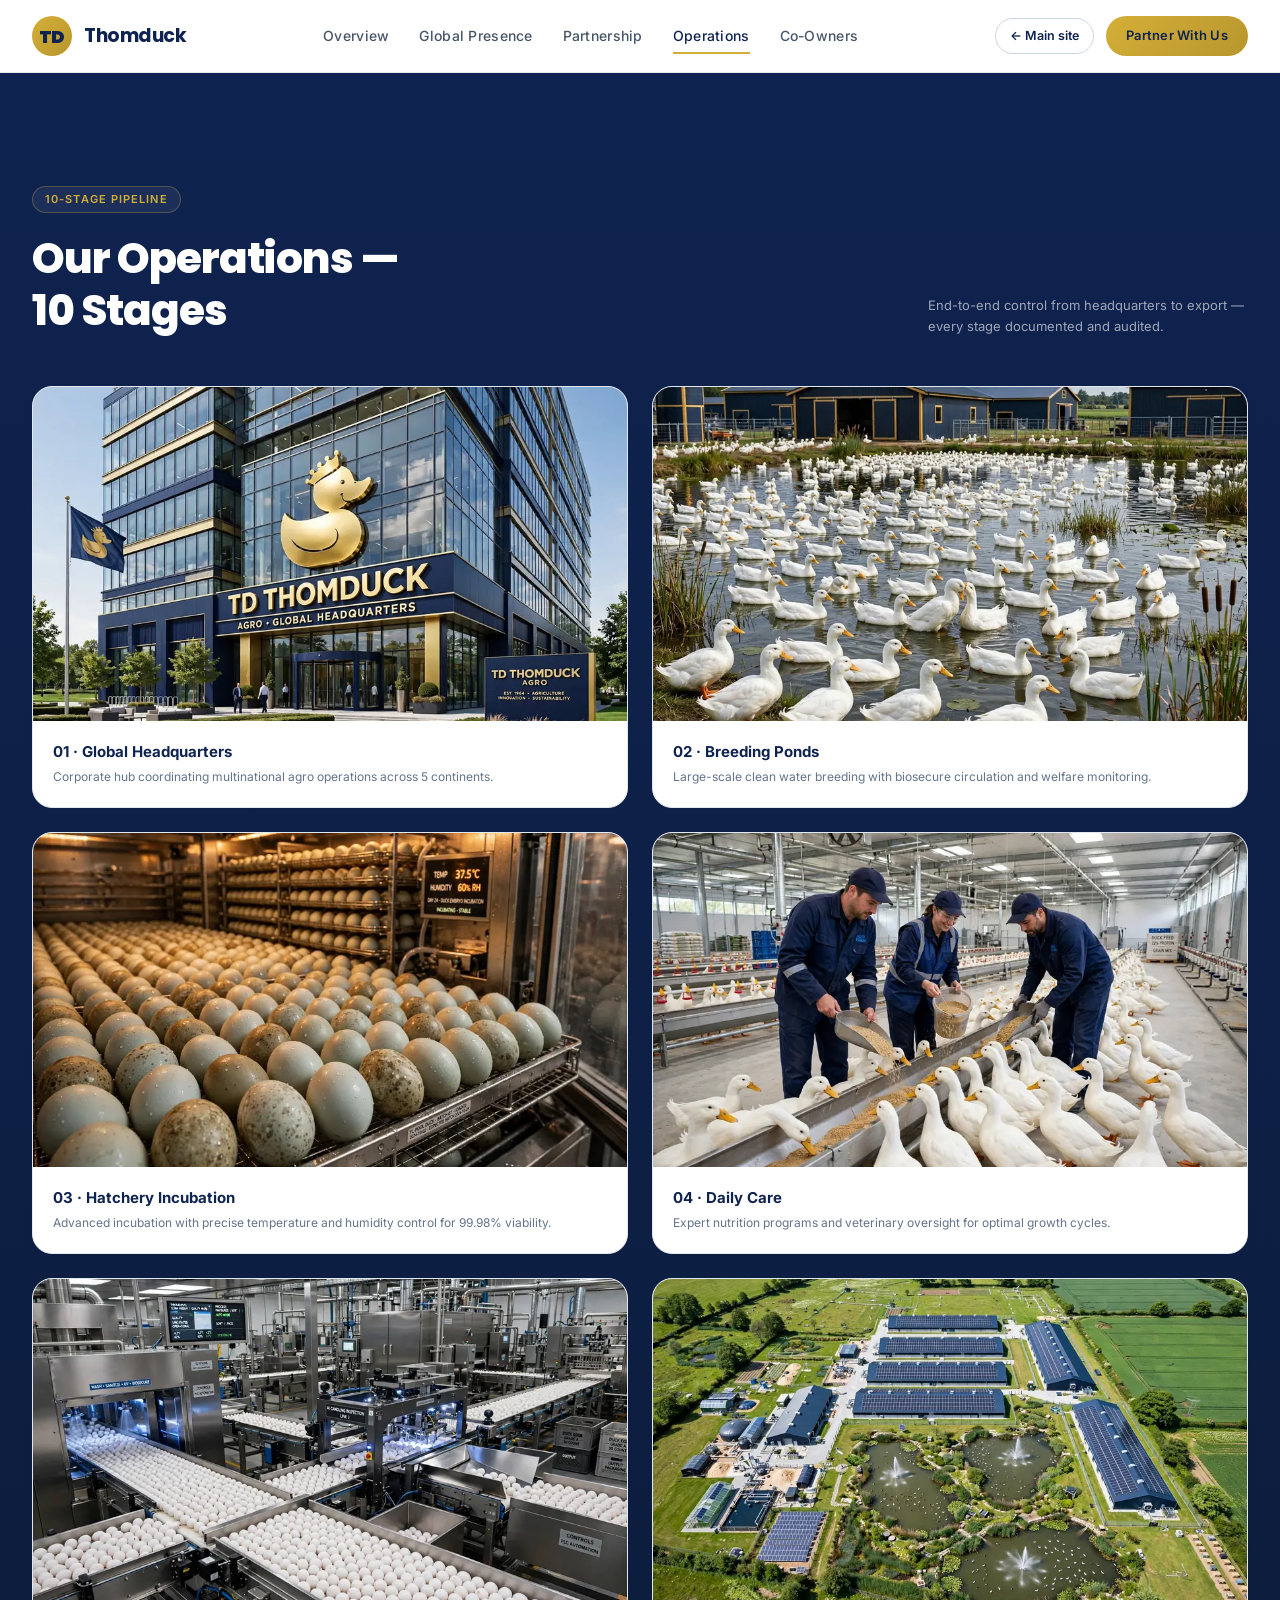
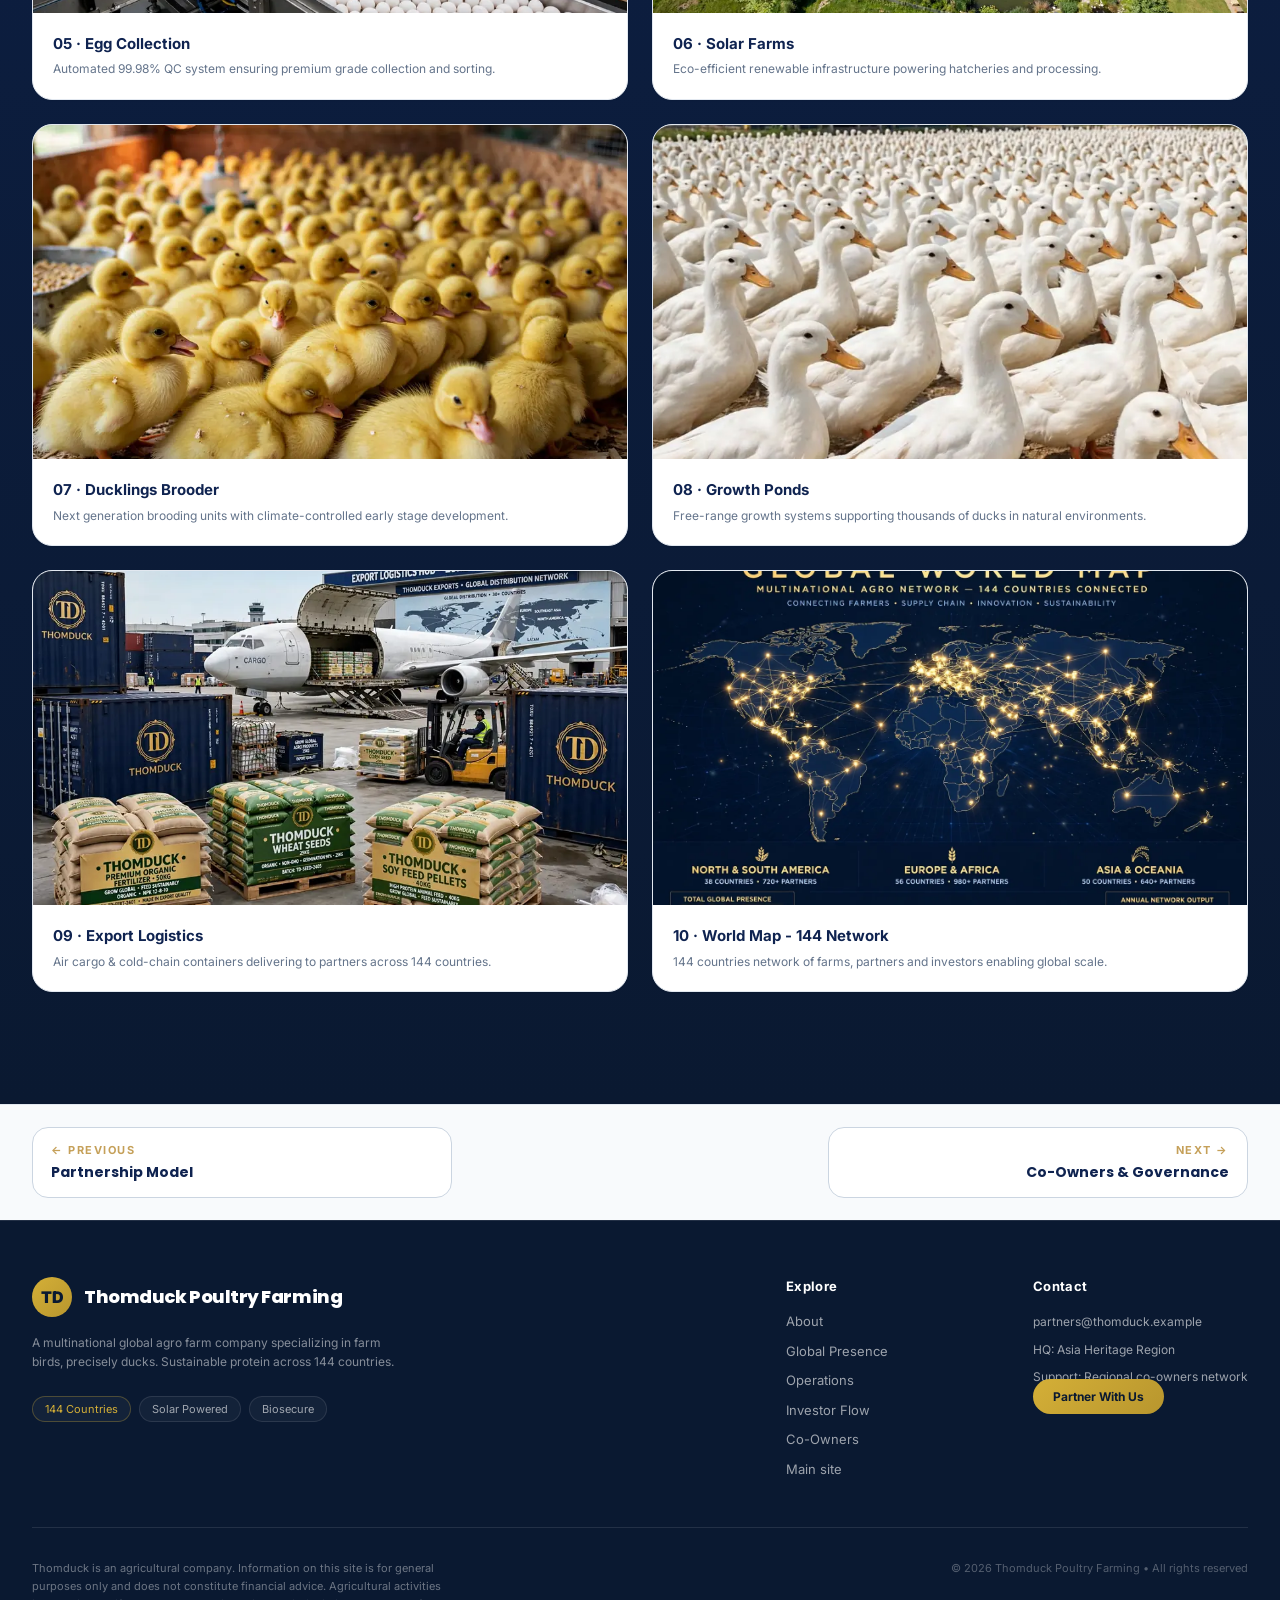
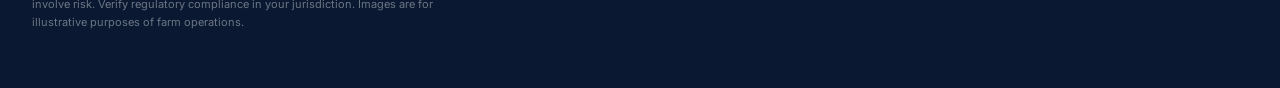
<file: poultry/operations.html>
<!DOCTYPE html>
<html lang="en">
<head>
<meta charset="utf-8">
<meta name="viewport" content="width=device-width, initial-scale=1">
<title>Our Operations — 10 Stages | Thomduck Poultry Farming</title>
<meta name="description" content="From global headquarters and hatcheries to solar farms and export logistics: Thomduck's 10-stage pipeline.">
<meta name="theme-color" content="#0F2350">
<link rel="icon" href="../images/thomduck-logo-2.webp">
<link rel="preconnect" href="https://fonts.googleapis.com">
<link rel="preconnect" href="https://fonts.gstatic.com" crossorigin>
<link rel="preload" as="style" href="https://fonts.googleapis.com/css2?family=Poppins:wght@600;700;800&family=Inter:wght@400;500;600&display=swap" onload="this.onload=null;this.rel='stylesheet'">
<noscript><link rel="stylesheet" href="https://fonts.googleapis.com/css2?family=Poppins:wght@600;700;800&family=Inter:wght@400;500;600&display=swap"></noscript>
<link rel="stylesheet" href="assets/css/poultry.css">
</head>
<body class="min-h-screen bg-white text-slate-900 antialiased">
<header class="sticky top-0 z-50 td-header"><div class="mx-auto max-w-[1280px] px-4 sm:px-6 lg:px-8 h-[72px] flex items-center justify-between">
<a href="index.html" class="flex items-center gap-3" aria-label="Thomduck Poultry Farming home"><span class="w-10 h-10 rounded-full gold-gradient flex items-center justify-center font-black text-[18px] text-[#0F2350] tracking-tight" style="font-family:Poppins">TD</span><span class="font-bold text-[19px] tracking-tight text-[#0F2350]" style="font-family:Poppins">Thomduck</span></a>
<nav class="td-nav" aria-label="Poultry pages"><a href="index.html" class="td-link">Overview</a><a href="global.html" class="td-link">Global Presence</a><a href="partnership.html" class="td-link">Partnership</a><a href="operations.html" class="td-link td-active">Operations</a><a href="co-owners.html" class="td-link">Co-Owners</a></nav>
<div class="flex items-center gap-3"><a href="../index.html" class="td-back">← Main site</a><a href="partnership.html" class="td-cta gold-gradient">Partner With Us</a>
<button type="button" class="td-burger" id="tdBurger" aria-label="Menu" aria-expanded="false" aria-controls="tdMobile"><span></span><span></span><span></span></button></div></div>
<div class="td-mobile" id="tdMobile" hidden><div class="td-mobile-in"><a href="index.html">Poultry Home</a><a href="global.html">Global Presence — 144 Countries</a><a href="partnership.html">Partnership Model</a><a href="operations.html" class=td-active>Our Operations — 10 Stages</a><a href="co-owners.html">Co-Owners & Governance</a><a href="../index.html" class="td-mobile-back">← Back to Thomduck main site</a></div></div></header>
<main>
<section class="relative bg-[#0F2350] text-white overflow-hidden" id="operations"><div class="absolute inset-0 pattern-navy opacity-30"></div><div class="absolute inset-0 bg-gradient-to-b from-[#0F2350] to-[#0A1931]"></div><div class="relative mx-auto max-w-[1280px] px-6 lg:px-8 py-20 lg:py-28"><div class="flex flex-col lg:flex-row lg:items-end justify-between gap-6"><div><div class="inline-flex border border-[#D4AF37]/30 bg-white/[0.06] rounded-full px-3 py-1 text-[11px] tracking-widest font-semibold text-[#D4AF37] uppercase">10-Stage Pipeline</div><h1 class="mt-5 font-extrabold text-[34px] lg:text-[42px] leading-tight tracking-tight">Our Operations —<br/>10 Stages</h1></div><p class="text-white/60 text-[13px] max-w-[40ch] leading-relaxed">End-to-end control from headquarters to export — every stage documented and audited.</p></div><div class="mt-12 grid md:grid-cols-2 gap-6"><div class="rounded-[20px] overflow-hidden bg-white border border-slate-200 shadow-sm hover:shadow-[0_16px_40px_-16px_rgba(0,0,0,0.35)] transition-shadow group"><div class="aspect-[16/9] overflow-hidden bg-slate-100"><img alt="Thomduck Global Headquarters building" class="w-full h-full object-cover group-hover:scale-[1.03] transition-transform duration-700" decoding="async" height="600" loading="lazy" src="assets/img/global-hq.webp" width="900"/></div><div class="p-5"><div class="font-bold text-[#0F2350] text-[15px]">01 · Global Headquarters</div><div class="mt-1 text-[12px] text-slate-500 leading-relaxed">Corporate hub coordinating multinational agro operations across 5 continents.</div></div></div><div class="rounded-[20px] overflow-hidden bg-white border border-slate-200 shadow-sm hover:shadow-[0_16px_40px_-16px_rgba(0,0,0,0.35)] transition-shadow group"><div class="aspect-[16/9] overflow-hidden bg-slate-100"><img alt="Ducks swimming in a clean breeding pond beside farm barns" class="w-full h-full object-cover group-hover:scale-[1.03] transition-transform duration-700" decoding="async" height="600" loading="lazy" src="assets/img/duck-ponds.webp" width="900"/></div><div class="p-5"><div class="font-bold text-[#0F2350] text-[15px]">02 · Breeding Ponds</div><div class="mt-1 text-[12px] text-slate-500 leading-relaxed">Large-scale clean water breeding with biosecure circulation and welfare monitoring.</div></div></div><div class="rounded-[20px] overflow-hidden bg-white border border-slate-200 shadow-sm hover:shadow-[0_16px_40px_-16px_rgba(0,0,0,0.35)] transition-shadow group"><div class="aspect-[16/9] overflow-hidden bg-slate-100"><img alt="Hatchery incubator with rows of duck eggs under temperature control" class="w-full h-full object-cover group-hover:scale-[1.03] transition-transform duration-700" decoding="async" height="600" loading="lazy" src="assets/img/hatchery-incubation.webp" width="900"/></div><div class="p-5"><div class="font-bold text-[#0F2350] text-[15px]">03 · Hatchery Incubation</div><div class="mt-1 text-[12px] text-slate-500 leading-relaxed">Advanced incubation with precise temperature and humidity control for 99.98% viability.</div></div></div><div class="rounded-[20px] overflow-hidden bg-white border border-slate-200 shadow-sm hover:shadow-[0_16px_40px_-16px_rgba(0,0,0,0.35)] transition-shadow group"><div class="aspect-[16/9] overflow-hidden bg-slate-100"><img alt="Farm workers feeding ducks along a clean feeding line" class="w-full h-full object-cover group-hover:scale-[1.03] transition-transform duration-700" decoding="async" height="600" loading="lazy" src="assets/img/daily-care.webp" width="900"/></div><div class="p-5"><div class="font-bold text-[#0F2350] text-[15px]">04 · Daily Care</div><div class="mt-1 text-[12px] text-slate-500 leading-relaxed">Expert nutrition programs and veterinary oversight for optimal growth cycles.</div></div></div><div class="rounded-[20px] overflow-hidden bg-white border border-slate-200 shadow-sm hover:shadow-[0_16px_40px_-16px_rgba(0,0,0,0.35)] transition-shadow group"><div class="aspect-[16/9] overflow-hidden bg-slate-100"><img alt="Automated egg sorting and quality-control line" class="w-full h-full object-cover group-hover:scale-[1.03] transition-transform duration-700" decoding="async" height="600" loading="lazy" src="assets/img/egg-sorting-line.webp" width="900"/></div><div class="p-5"><div class="font-bold text-[#0F2350] text-[15px]">05 · Egg Collection</div><div class="mt-1 text-[12px] text-slate-500 leading-relaxed">Automated 99.98% QC system ensuring premium grade collection and sorting.</div></div></div><div class="rounded-[20px] overflow-hidden bg-white border border-slate-200 shadow-sm hover:shadow-[0_16px_40px_-16px_rgba(0,0,0,0.35)] transition-shadow group"><div class="aspect-[16/9] overflow-hidden bg-slate-100"><img alt="Aerial view of a Thomduck farm with ponds and solar-roofed barns" class="w-full h-full object-cover group-hover:scale-[1.03] transition-transform duration-700" decoding="async" height="600" loading="lazy" src="assets/img/solar-farm-aerial.webp" width="900"/></div><div class="p-5"><div class="font-bold text-[#0F2350] text-[15px]">06 · Solar Farms</div><div class="mt-1 text-[12px] text-slate-500 leading-relaxed">Eco-efficient renewable infrastructure powering hatcheries and processing.</div></div></div><div class="rounded-[20px] overflow-hidden bg-white border border-slate-200 shadow-sm hover:shadow-[0_16px_40px_-16px_rgba(0,0,0,0.35)] transition-shadow group"><div class="aspect-[16/9] overflow-hidden bg-slate-100"><img alt="Yellow ducklings in a warm brooder" class="w-full h-full object-cover group-hover:scale-[1.03] transition-transform duration-700" decoding="async" height="600" loading="lazy" src="assets/img/ducklings-brooder.webp" width="900"/></div><div class="p-5"><div class="font-bold text-[#0F2350] text-[15px]">07 · Ducklings Brooder</div><div class="mt-1 text-[12px] text-slate-500 leading-relaxed">Next generation brooding units with climate-controlled early stage development.</div></div></div><div class="rounded-[20px] overflow-hidden bg-white border border-slate-200 shadow-sm hover:shadow-[0_16px_40px_-16px_rgba(0,0,0,0.35)] transition-shadow group"><div class="aspect-[16/9] overflow-hidden bg-slate-100"><img alt="Large flock of white ducks in a free-range growth area" class="w-full h-full object-cover group-hover:scale-[1.03] transition-transform duration-700" decoding="async" height="864" loading="lazy" src="assets/img/ducks-farm.webp" width="860"/></div><div class="p-5"><div class="font-bold text-[#0F2350] text-[15px]">08 · Growth Ponds</div><div class="mt-1 text-[12px] text-slate-500 leading-relaxed">Free-range growth systems supporting thousands of ducks in natural environments.</div></div></div><div class="rounded-[20px] overflow-hidden bg-white border border-slate-200 shadow-sm hover:shadow-[0_16px_40px_-16px_rgba(0,0,0,0.35)] transition-shadow group"><div class="aspect-[16/9] overflow-hidden bg-slate-100"><img alt="Export logistics hub with cargo plane and Thomduck feed pallets" class="w-full h-full object-cover group-hover:scale-[1.03] transition-transform duration-700" decoding="async" height="600" loading="lazy" src="assets/img/export-logistics.webp" width="900"/></div><div class="p-5"><div class="font-bold text-[#0F2350] text-[15px]">09 · Export Logistics</div><div class="mt-1 text-[12px] text-slate-500 leading-relaxed">Air cargo &amp; cold-chain containers delivering to partners across 144 countries.</div></div></div><div class="rounded-[20px] overflow-hidden bg-white border border-slate-200 shadow-sm hover:shadow-[0_16px_40px_-16px_rgba(0,0,0,0.35)] transition-shadow group"><div class="aspect-[16/9] overflow-hidden bg-slate-100"><img alt="World map showing the Thomduck network across 144 countries" class="w-full h-full object-cover group-hover:scale-[1.03] transition-transform duration-700" decoding="async" height="933" loading="lazy" src="assets/img/world-map-network.webp" width="1400"/></div><div class="p-5"><div class="font-bold text-[#0F2350] text-[15px]">10 · World Map - 144 Network</div><div class="mt-1 text-[12px] text-slate-500 leading-relaxed">144 countries network of farms, partners and investors enabling global scale.</div></div></div></div></div></section>
</main>
<nav class="td-pager" aria-label="Page navigation"><div class="mx-auto max-w-[1280px] px-6 lg:px-8"><a class="td-pg td-prev" href="partnership.html"><small>← Previous</small><strong>Partnership Model</strong></a><a class="td-pg td-next" href="co-owners.html"><small>Next →</small><strong>Co-Owners & Governance</strong></a></div></nav>
<footer class="bg-[#0A1931] text-white border-t border-white/10"><div class="mx-auto max-w-[1280px] px-6 lg:px-8 py-14"><div class="flex flex-col lg:flex-row justify-between gap-10"><div class="max-w-[380px]"><div class="flex items-center gap-3"><div class="w-10 h-10 rounded-full gold-gradient flex items-center justify-center font-black text-[#0A1931]">TD</div><span class="font-extrabold text-[18px] tracking-tight" style="font-family: Poppins;">Thomduck Poultry Farming</span></div><p class="mt-4 text-white/50 text-[12px] leading-relaxed">A multinational global agro farm company specializing in farm birds, precisely ducks. Sustainable protein across 144 countries.</p><div class="mt-6 flex flex-wrap gap-2"><span class="border border-[#D4AF37]/30 bg-white/[0.04] rounded-full px-3 py-1 text-[11px] text-[#D4AF37]">144 Countries</span><span class="border border-white/10 bg-white/[0.04] rounded-full px-3 py-1 text-[11px] text-white/60">Solar Powered</span><span class="border border-white/10 bg-white/[0.04] rounded-full px-3 py-1 text-[11px] text-white/60">Biosecure</span></div></div><div class="grid grid-cols-2 gap-8 text-[13px]"><div><div class="font-bold text-white tracking-wide">Explore</div><div class="mt-4 flex flex-col gap-2.5 text-white/60"><a class="text-left hover:text-white transition" href="index.html">About</a><a class="text-left hover:text-white transition" href="global.html">Global Presence</a><a class="text-left hover:text-white transition" href="operations.html">Operations</a><a class="text-left hover:text-white transition" href="partnership.html">Investor Flow</a><a class="text-left hover:text-white transition" href="co-owners.html">Co-Owners</a><a class="text-left hover:text-white transition" href="../index.html">Main site</a></div></div><div><div class="font-bold text-white tracking-wide">Contact</div><div class="mt-4 space-y-2 text-white/60 text-[12px] leading-relaxed"><div>partners@thomduck.example</div><div>HQ: Asia Heritage Region</div><div>Support: Regional co-owners network</div></div><a class="mt-5 gold-gradient text-[#0A1931] font-bold text-[12px] px-5 py-2.5 rounded-full hover:brightness-110 transition inline-block" href="partnership.html">Partner With Us</a></div></div></div><div class="mt-12 pt-8 border-t border-white/10 flex flex-col lg:flex-row gap-4 justify-between"><div class="text-[11px] leading-relaxed text-white/40 max-w-[64ch]">Thomduck is an agricultural company. Information on this site is for general purposes only and does not constitute financial advice. Agricultural activities involve risk. Verify regulatory compliance in your jurisdiction. Images are for illustrative purposes of farm operations.</div><div class="text-[11px] text-white/30 whitespace-nowrap">© 2026 Thomduck Poultry Farming • All rights reserved</div></div></div></footer>
<script src="assets/js/poultry.js" defer></script>
</body>
</html>
</file>
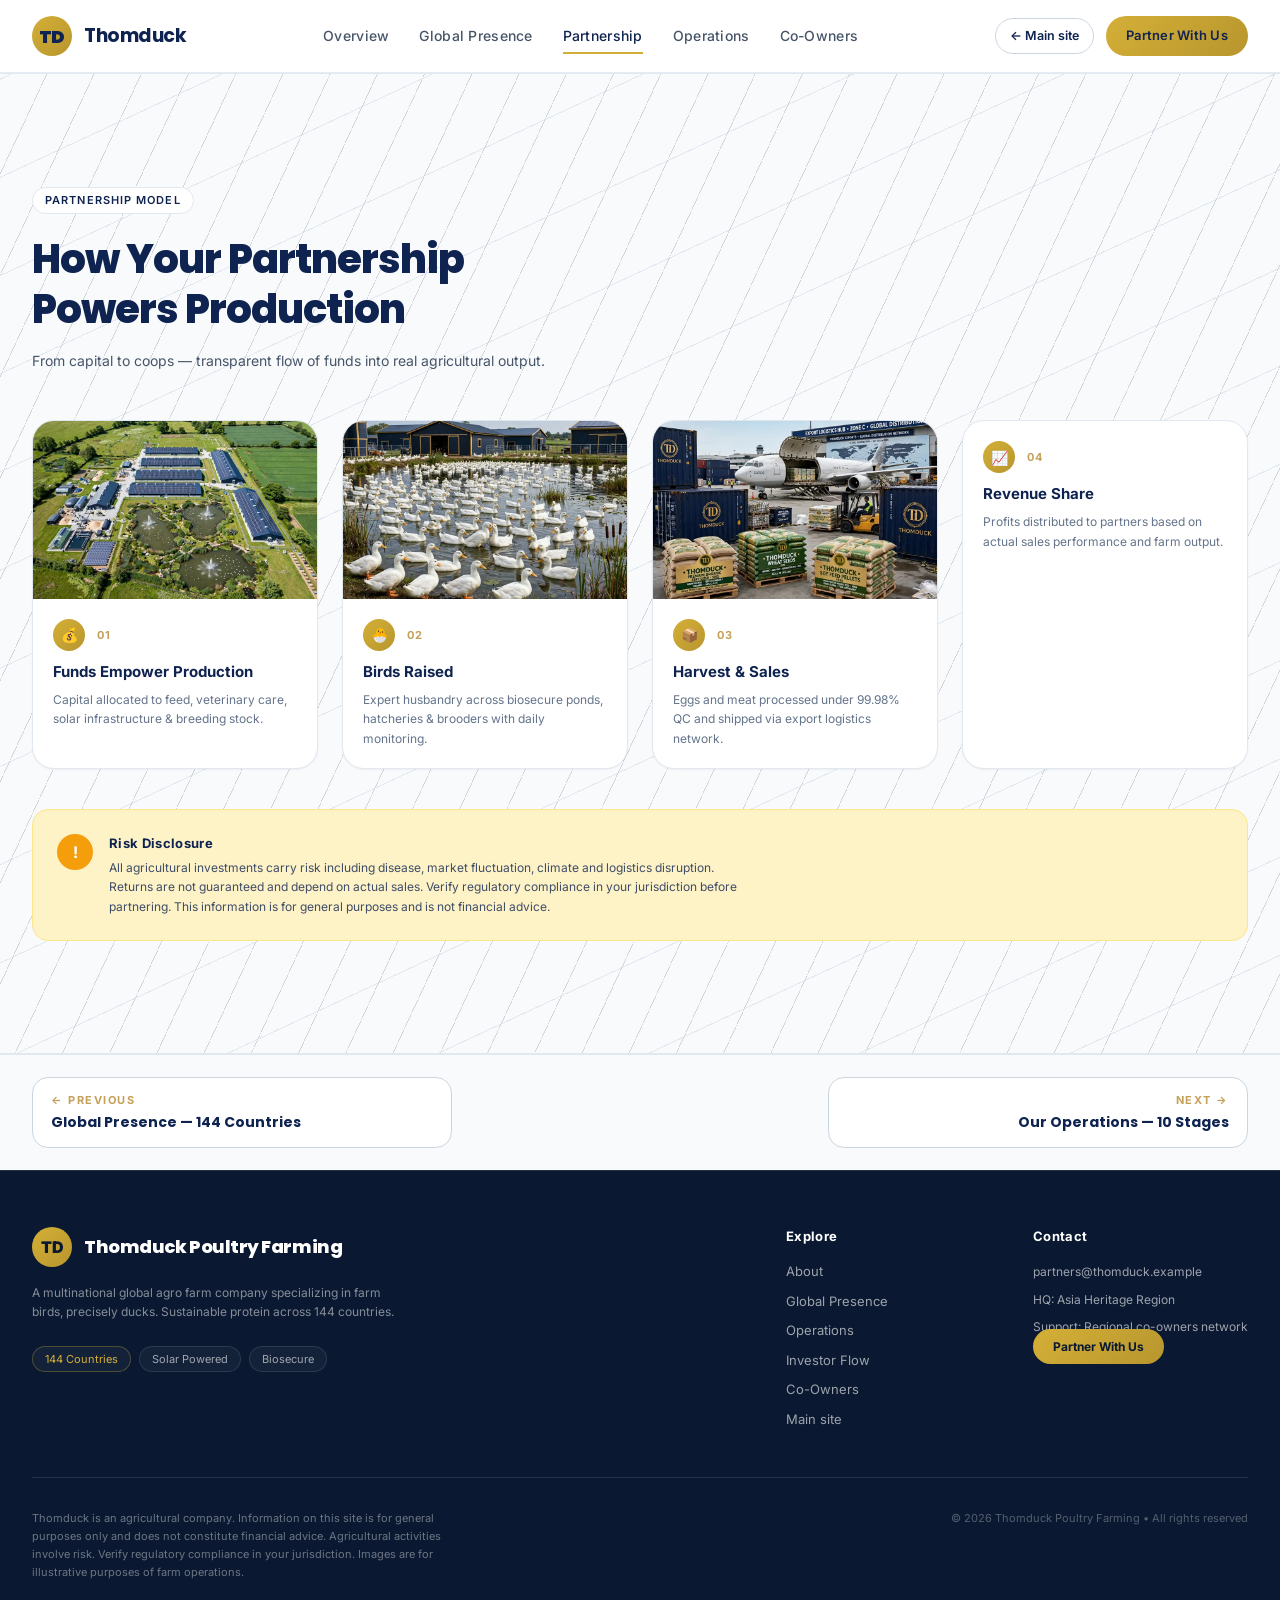
<file: poultry/partnership.html>
<!DOCTYPE html>
<html lang="en">
<head>
<meta charset="utf-8">
<meta name="viewport" content="width=device-width, initial-scale=1">
<title>Partnership Model | Thomduck Poultry Farming</title>
<meta name="description" content="How your partnership powers duck production: funds, birds raised, harvest and revenue share.">
<meta name="theme-color" content="#0F2350">
<link rel="icon" href="../images/thomduck-logo-2.webp">
<link rel="preconnect" href="https://fonts.googleapis.com">
<link rel="preconnect" href="https://fonts.gstatic.com" crossorigin>
<link rel="preload" as="style" href="https://fonts.googleapis.com/css2?family=Poppins:wght@600;700;800&family=Inter:wght@400;500;600&display=swap" onload="this.onload=null;this.rel='stylesheet'">
<noscript><link rel="stylesheet" href="https://fonts.googleapis.com/css2?family=Poppins:wght@600;700;800&family=Inter:wght@400;500;600&display=swap"></noscript>
<link rel="stylesheet" href="assets/css/poultry.css">
</head>
<body class="min-h-screen bg-white text-slate-900 antialiased">
<header class="sticky top-0 z-50 td-header"><div class="mx-auto max-w-[1280px] px-4 sm:px-6 lg:px-8 h-[72px] flex items-center justify-between">
<a href="index.html" class="flex items-center gap-3" aria-label="Thomduck Poultry Farming home"><span class="w-10 h-10 rounded-full gold-gradient flex items-center justify-center font-black text-[18px] text-[#0F2350] tracking-tight" style="font-family:Poppins">TD</span><span class="font-bold text-[19px] tracking-tight text-[#0F2350]" style="font-family:Poppins">Thomduck</span></a>
<nav class="td-nav" aria-label="Poultry pages"><a href="index.html" class="td-link">Overview</a><a href="global.html" class="td-link">Global Presence</a><a href="partnership.html" class="td-link td-active">Partnership</a><a href="operations.html" class="td-link">Operations</a><a href="co-owners.html" class="td-link">Co-Owners</a></nav>
<div class="flex items-center gap-3"><a href="../index.html" class="td-back">← Main site</a><a href="partnership.html" class="td-cta gold-gradient">Partner With Us</a>
<button type="button" class="td-burger" id="tdBurger" aria-label="Menu" aria-expanded="false" aria-controls="tdMobile"><span></span><span></span><span></span></button></div></div>
<div class="td-mobile" id="tdMobile" hidden><div class="td-mobile-in"><a href="index.html">Poultry Home</a><a href="global.html">Global Presence — 144 Countries</a><a href="partnership.html" class=td-active>Partnership Model</a><a href="operations.html">Our Operations — 10 Stages</a><a href="co-owners.html">Co-Owners & Governance</a><a href="../index.html" class="td-mobile-back">← Back to Thomduck main site</a></div></div></header>
<main>
<section class="relative pattern-light border-y border-slate-200" id="investors"><div class="mx-auto max-w-[1280px] px-6 lg:px-8 py-20 lg:py-28"><div class="max-w-[720px]"><div class="inline-flex bg-white border border-slate-200 rounded-full px-3 py-1 text-[11px] font-semibold tracking-widest uppercase text-[#0F2350]">Partnership Model</div><h1 class="mt-5 font-extrabold text-[#0F2350] text-[32px] lg:text-[40px] leading-tight tracking-tight">How Your Partnership<br/>Powers Production</h1><p class="mt-4 text-slate-600 text-[14px] leading-relaxed">From capital to coops — transparent flow of funds into real agricultural output.</p></div><div class="mt-12 grid md:grid-cols-2 lg:grid-cols-4 gap-6"><div class="group bg-white rounded-[22px] border border-slate-200 overflow-hidden shadow-sm hover:shadow-[0_16px_40px_-16px_rgba(15,35,80,0.2)] transition-shadow"><div class="aspect-[16/10] overflow-hidden bg-slate-100"><img alt="Aerial view of a Thomduck farm with ponds and solar-roofed barns" class="w-full h-full object-cover group-hover:scale-[1.02] transition-transform duration-700" decoding="async" height="600" loading="lazy" src="assets/img/solar-farm-aerial.webp" width="900"/></div><div class="p-5"><div class="flex items-center gap-3"><span class="w-8 h-8 rounded-full gold-gradient flex items-center justify-center text-[14px]">💰</span><span class="text-[11px] font-bold tracking-widest text-[#C5A059]">01</span></div><div class="mt-3 font-bold text-[#0F2350] text-[15px] leading-tight">Funds Empower Production</div><div class="mt-2 text-[12px] leading-relaxed text-slate-500">Capital allocated to feed, veterinary care, solar infrastructure &amp; breeding stock.</div></div></div><div class="group bg-white rounded-[22px] border border-slate-200 overflow-hidden shadow-sm hover:shadow-[0_16px_40px_-16px_rgba(15,35,80,0.2)] transition-shadow"><div class="aspect-[16/10] overflow-hidden bg-slate-100"><img alt="Ducks swimming in a clean breeding pond beside farm barns" class="w-full h-full object-cover group-hover:scale-[1.02] transition-transform duration-700" decoding="async" height="600" loading="lazy" src="assets/img/duck-ponds.webp" width="900"/></div><div class="p-5"><div class="flex items-center gap-3"><span class="w-8 h-8 rounded-full gold-gradient flex items-center justify-center text-[14px]">🐣</span><span class="text-[11px] font-bold tracking-widest text-[#C5A059]">02</span></div><div class="mt-3 font-bold text-[#0F2350] text-[15px] leading-tight">Birds Raised</div><div class="mt-2 text-[12px] leading-relaxed text-slate-500">Expert husbandry across biosecure ponds, hatcheries &amp; brooders with daily monitoring.</div></div></div><div class="group bg-white rounded-[22px] border border-slate-200 overflow-hidden shadow-sm hover:shadow-[0_16px_40px_-16px_rgba(15,35,80,0.2)] transition-shadow"><div class="aspect-[16/10] overflow-hidden bg-slate-100"><img alt="Export logistics hub with cargo plane and Thomduck feed pallets" class="w-full h-full object-cover group-hover:scale-[1.02] transition-transform duration-700" decoding="async" height="600" loading="lazy" src="assets/img/export-logistics.webp" width="900"/></div><div class="p-5"><div class="flex items-center gap-3"><span class="w-8 h-8 rounded-full gold-gradient flex items-center justify-center text-[14px]">📦</span><span class="text-[11px] font-bold tracking-widest text-[#C5A059]">03</span></div><div class="mt-3 font-bold text-[#0F2350] text-[15px] leading-tight">Harvest &amp; Sales</div><div class="mt-2 text-[12px] leading-relaxed text-slate-500">Eggs and meat processed under 99.98% QC and shipped via export logistics network.</div></div></div><div class="group bg-white rounded-[22px] border border-slate-200 overflow-hidden shadow-sm hover:shadow-[0_16px_40px_-16px_rgba(15,35,80,0.2)] transition-shadow"><div class="p-5"><div class="flex items-center gap-3"><span class="w-8 h-8 rounded-full gold-gradient flex items-center justify-center text-[14px]">📈</span><span class="text-[11px] font-bold tracking-widest text-[#C5A059]">04</span></div><div class="mt-3 font-bold text-[#0F2350] text-[15px] leading-tight">Revenue Share</div><div class="mt-2 text-[12px] leading-relaxed text-slate-500">Profits distributed to partners based on actual sales performance and farm output.</div></div></div></div><div class="mt-10 rounded-2xl border border-amber-200 bg-[#FEF3C7] p-5 lg:p-6 flex gap-4"><div class="shrink-0 w-9 h-9 rounded-full bg-amber-500 text-white flex items-center justify-center font-bold">!</div><div><div class="font-bold text-[#0F2350] text-[13px] tracking-wide">Risk Disclosure</div><p class="mt-1 text-[12px] leading-relaxed text-[#0F2350]/80 max-w-[80ch]">All agricultural investments carry risk including disease, market fluctuation, climate and logistics disruption. Returns are not guaranteed and depend on actual sales. Verify regulatory compliance in your jurisdiction before partnering. This information is for general purposes and is not financial advice.</p></div></div></div></section>
</main>
<nav class="td-pager" aria-label="Page navigation"><div class="mx-auto max-w-[1280px] px-6 lg:px-8"><a class="td-pg td-prev" href="global.html"><small>← Previous</small><strong>Global Presence — 144 Countries</strong></a><a class="td-pg td-next" href="operations.html"><small>Next →</small><strong>Our Operations — 10 Stages</strong></a></div></nav>
<footer class="bg-[#0A1931] text-white border-t border-white/10"><div class="mx-auto max-w-[1280px] px-6 lg:px-8 py-14"><div class="flex flex-col lg:flex-row justify-between gap-10"><div class="max-w-[380px]"><div class="flex items-center gap-3"><div class="w-10 h-10 rounded-full gold-gradient flex items-center justify-center font-black text-[#0A1931]">TD</div><span class="font-extrabold text-[18px] tracking-tight" style="font-family: Poppins;">Thomduck Poultry Farming</span></div><p class="mt-4 text-white/50 text-[12px] leading-relaxed">A multinational global agro farm company specializing in farm birds, precisely ducks. Sustainable protein across 144 countries.</p><div class="mt-6 flex flex-wrap gap-2"><span class="border border-[#D4AF37]/30 bg-white/[0.04] rounded-full px-3 py-1 text-[11px] text-[#D4AF37]">144 Countries</span><span class="border border-white/10 bg-white/[0.04] rounded-full px-3 py-1 text-[11px] text-white/60">Solar Powered</span><span class="border border-white/10 bg-white/[0.04] rounded-full px-3 py-1 text-[11px] text-white/60">Biosecure</span></div></div><div class="grid grid-cols-2 gap-8 text-[13px]"><div><div class="font-bold text-white tracking-wide">Explore</div><div class="mt-4 flex flex-col gap-2.5 text-white/60"><a class="text-left hover:text-white transition" href="index.html">About</a><a class="text-left hover:text-white transition" href="global.html">Global Presence</a><a class="text-left hover:text-white transition" href="operations.html">Operations</a><a class="text-left hover:text-white transition" href="partnership.html">Investor Flow</a><a class="text-left hover:text-white transition" href="co-owners.html">Co-Owners</a><a class="text-left hover:text-white transition" href="../index.html">Main site</a></div></div><div><div class="font-bold text-white tracking-wide">Contact</div><div class="mt-4 space-y-2 text-white/60 text-[12px] leading-relaxed"><div>partners@thomduck.example</div><div>HQ: Asia Heritage Region</div><div>Support: Regional co-owners network</div></div><a class="mt-5 gold-gradient text-[#0A1931] font-bold text-[12px] px-5 py-2.5 rounded-full hover:brightness-110 transition inline-block" href="partnership.html">Partner With Us</a></div></div></div><div class="mt-12 pt-8 border-t border-white/10 flex flex-col lg:flex-row gap-4 justify-between"><div class="text-[11px] leading-relaxed text-white/40 max-w-[64ch]">Thomduck is an agricultural company. Information on this site is for general purposes only and does not constitute financial advice. Agricultural activities involve risk. Verify regulatory compliance in your jurisdiction. Images are for illustrative purposes of farm operations.</div><div class="text-[11px] text-white/30 whitespace-nowrap">© 2026 Thomduck Poultry Farming • All rights reserved</div></div></div></footer>
<script src="assets/js/poultry.js" defer></script>
</body>
</html>
</file>
<file: poultry/assets/css/poultry.css>
*,:after,:before{--tw-border-spacing-x:0;--tw-border-spacing-y:0;--tw-translate-x:0;--tw-translate-y:0;--tw-rotate:0;--tw-skew-x:0;--tw-skew-y:0;--tw-scale-x:1;--tw-scale-y:1;--tw-pan-x: ;--tw-pan-y: ;--tw-pinch-zoom: ;--tw-scroll-snap-strictness:proximity;--tw-gradient-from-position: ;--tw-gradient-via-position: ;--tw-gradient-to-position: ;--tw-ordinal: ;--tw-slashed-zero: ;--tw-numeric-figure: ;--tw-numeric-spacing: ;--tw-numeric-fraction: ;--tw-ring-inset: ;--tw-ring-offset-width:0px;--tw-ring-offset-color:#fff;--tw-ring-color:rgba(59,130,246,.5);--tw-ring-offset-shadow:0 0 #0000;--tw-ring-shadow:0 0 #0000;--tw-shadow:0 0 #0000;--tw-shadow-colored:0 0 #0000;--tw-blur: ;--tw-brightness: ;--tw-contrast: ;--tw-grayscale: ;--tw-hue-rotate: ;--tw-invert: ;--tw-saturate: ;--tw-sepia: ;--tw-drop-shadow: ;--tw-backdrop-blur: ;--tw-backdrop-brightness: ;--tw-backdrop-contrast: ;--tw-backdrop-grayscale: ;--tw-backdrop-hue-rotate: ;--tw-backdrop-invert: ;--tw-backdrop-opacity: ;--tw-backdrop-saturate: ;--tw-backdrop-sepia: ;--tw-contain-size: ;--tw-contain-layout: ;--tw-contain-paint: ;--tw-contain-style: }::backdrop{--tw-border-spacing-x:0;--tw-border-spacing-y:0;--tw-translate-x:0;--tw-translate-y:0;--tw-rotate:0;--tw-skew-x:0;--tw-skew-y:0;--tw-scale-x:1;--tw-scale-y:1;--tw-pan-x: ;--tw-pan-y: ;--tw-pinch-zoom: ;--tw-scroll-snap-strictness:proximity;--tw-gradient-from-position: ;--tw-gradient-via-position: ;--tw-gradient-to-position: ;--tw-ordinal: ;--tw-slashed-zero: ;--tw-numeric-figure: ;--tw-numeric-spacing: ;--tw-numeric-fraction: ;--tw-ring-inset: ;--tw-ring-offset-width:0px;--tw-ring-offset-color:#fff;--tw-ring-color:rgba(59,130,246,.5);--tw-ring-offset-shadow:0 0 #0000;--tw-ring-shadow:0 0 #0000;--tw-shadow:0 0 #0000;--tw-shadow-colored:0 0 #0000;--tw-blur: ;--tw-brightness: ;--tw-contrast: ;--tw-grayscale: ;--tw-hue-rotate: ;--tw-invert: ;--tw-saturate: ;--tw-sepia: ;--tw-drop-shadow: ;--tw-backdrop-blur: ;--tw-backdrop-brightness: ;--tw-backdrop-contrast: ;--tw-backdrop-grayscale: ;--tw-backdrop-hue-rotate: ;--tw-backdrop-invert: ;--tw-backdrop-opacity: ;--tw-backdrop-saturate: ;--tw-backdrop-sepia: ;--tw-contain-size: ;--tw-contain-layout: ;--tw-contain-paint: ;--tw-contain-style: }/*! tailwindcss v3.4.18 | MIT License | https://tailwindcss.com*/*,:after,:before{box-sizing:border-box;border:0 solid #e5e7eb}:after,:before{--tw-content:""}:host,html{line-height:1.5;-webkit-text-size-adjust:100%;-moz-tab-size:4;-o-tab-size:4;tab-size:4;font-family:ui-sans-serif,system-ui,sans-serif,Apple Color Emoji,Segoe UI Emoji,Segoe UI Symbol,Noto Color Emoji;font-feature-settings:normal;font-variation-settings:normal;-webkit-tap-highlight-color:transparent}body{line-height:inherit}hr{height:0;color:inherit;border-top-width:1px}abbr:where([title]){-webkit-text-decoration:underline dotted;text-decoration:underline dotted}h1,h2,h3,h4,h5,h6{font-size:inherit;font-weight:inherit}a{color:inherit;text-decoration:inherit}b,strong{font-weight:bolder}code,kbd,pre,samp{font-family:ui-monospace,SFMono-Regular,Menlo,Monaco,Consolas,Liberation Mono,Courier New,monospace;font-feature-settings:normal;font-variation-settings:normal;font-size:1em}small{font-size:80%}sub,sup{font-size:75%;line-height:0;position:relative;vertical-align:baseline}sub{bottom:-.25em}sup{top:-.5em}table{text-indent:0;border-color:inherit;border-collapse:collapse}button,input,optgroup,select,textarea{font-family:inherit;font-feature-settings:inherit;font-variation-settings:inherit;font-size:100%;font-weight:inherit;line-height:inherit;letter-spacing:inherit;color:inherit;margin:0;padding:0}button,select{text-transform:none}button,input:where([type=button]),input:where([type=reset]),input:where([type=submit]){-webkit-appearance:button;background-color:transparent;background-image:none}:-moz-focusring{outline:auto}:-moz-ui-invalid{box-shadow:none}progress{vertical-align:baseline}::-webkit-inner-spin-button,::-webkit-outer-spin-button{height:auto}[type=search]{-webkit-appearance:textfield;outline-offset:-2px}::-webkit-search-decoration{-webkit-appearance:none}::-webkit-file-upload-button{-webkit-appearance:button;font:inherit}summary{display:list-item}blockquote,dd,dl,figure,h1,h2,h3,h4,h5,h6,hr,p,pre{margin:0}fieldset{margin:0}fieldset,legend{padding:0}menu,ol,ul{list-style:none;margin:0;padding:0}dialog{padding:0}textarea{resize:vertical}input::-moz-placeholder,textarea::-moz-placeholder{opacity:1;color:#9ca3af}input::placeholder,textarea::placeholder{opacity:1;color:#9ca3af}[role=button],button{cursor:pointer}:disabled{cursor:default}audio,canvas,embed,iframe,img,object,svg,video{display:block;vertical-align:middle}img,video{max-width:100%;height:auto}[hidden]:where(:not([hidden=until-found])){display:none}.container{width:100%}@media (min-width:640px){.container{max-width:640px}}@media (min-width:768px){.container{max-width:768px}}@media (min-width:1024px){.container{max-width:1024px}}@media (min-width:1280px){.container{max-width:1280px}}@media (min-width:1536px){.container{max-width:1536px}}.pointer-events-none{pointer-events:none}.absolute{position:absolute}.relative{position:relative}.sticky{position:sticky}.inset-0{inset:0}.-bottom-6{bottom:-1.5rem}.-left-6{left:-1.5rem}.-left-\[10\%\]{left:-10%}.bottom-3{bottom:.75rem}.bottom-4{bottom:1rem}.left-3{left:.75rem}.left-4{left:1rem}.left-\[22\%\]{left:22%}.left-\[38\%\]{left:38%}.right-3{right:.75rem}.right-4{right:1rem}.right-\[18\%\]{right:18%}.right-\[28\%\]{right:28%}.right-\[42\%\]{right:42%}.top-\[12\%\]{top:12%}.top-\[18\%\]{top:18%}.top-\[34\%\]{top:34%}.top-\[62\%\]{top:62%}.top-\[78\%\]{top:78%}.top-\[84\%\]{top:84%}.z-10{z-index:10}.z-50{z-index:50}.mx-auto{margin-left:auto;margin-right:auto}.mt-1{margin-top:.25rem}.mt-10{margin-top:2.5rem}.mt-12{margin-top:3rem}.mt-2{margin-top:.5rem}.mt-3{margin-top:.75rem}.mt-4{margin-top:1rem}.mt-5{margin-top:1.25rem}.mt-6{margin-top:1.5rem}.mt-8{margin-top:2rem}.block{display:block}.flex{display:flex}.inline-flex{display:inline-flex}.grid{display:grid}.hidden{display:none}.aspect-\[16\/10\]{aspect-ratio:16/10}.aspect-\[16\/8\]{aspect-ratio:16/8}.aspect-\[16\/9\]{aspect-ratio:16/9}.aspect-\[4\/3\]{aspect-ratio:4/3}.h-1{height:.25rem}.h-1\.5{height:.375rem}.h-10{height:2.5rem}.h-2{height:.5rem}.h-4{height:1rem}.h-8{height:2rem}.h-9{height:2.25rem}.h-\[2px\]{height:2px}.h-\[72px\]{height:72px}.h-full{height:100%}.h-px{height:1px}.min-h-\[680px\]{min-height:680px}.min-h-screen{min-height:100vh}.w-1{width:.25rem}.w-1\.5{width:.375rem}.w-10{width:2.5rem}.w-2{width:.5rem}.w-3\/4{width:75%}.w-4{width:1rem}.w-8{width:2rem}.w-9{width:2.25rem}.w-fit{width:-moz-fit-content;width:fit-content}.w-full{width:100%}.max-w-\[1280px\]{max-width:1280px}.max-w-\[380px\]{max-width:380px}.max-w-\[40ch\]{max-width:40ch}.max-w-\[440px\]{max-width:440px}.max-w-\[44ch\]{max-width:44ch}.max-w-\[48ch\]{max-width:48ch}.max-w-\[560px\]{max-width:560px}.max-w-\[64ch\]{max-width:64ch}.max-w-\[720px\]{max-width:720px}.max-w-\[80ch\]{max-width:80ch}.flex-1{flex:1 1 0%}.shrink-0{flex-shrink:0}.rotate-180{--tw-rotate:180deg}.rotate-180,.rotate-\[8deg\]{transform:translate(var(--tw-translate-x),var(--tw-translate-y)) rotate(var(--tw-rotate)) skewX(var(--tw-skew-x)) skewY(var(--tw-skew-y)) scaleX(var(--tw-scale-x)) scaleY(var(--tw-scale-y))}.rotate-\[8deg\]{--tw-rotate:8deg}@keyframes pulse{50%{opacity:.5}}.animate-pulse{animation:pulse 2s cubic-bezier(.4,0,.6,1) infinite}.cursor-pointer{cursor:pointer}.grid-cols-2{grid-template-columns:repeat(2,minmax(0,1fr))}.grid-cols-3{grid-template-columns:repeat(3,minmax(0,1fr))}.flex-col{flex-direction:column}.flex-wrap{flex-wrap:wrap}.items-start{align-items:flex-start}.items-center{align-items:center}.justify-center{justify-content:center}.justify-between{justify-content:space-between}.gap-1{gap:.25rem}.gap-10{gap:2.5rem}.gap-12{gap:3rem}.gap-2{gap:.5rem}.gap-2\.5{gap:.625rem}.gap-3{gap:.75rem}.gap-4{gap:1rem}.gap-6{gap:1.5rem}.gap-8{gap:2rem}.space-y-2>:not([hidden])~:not([hidden]){--tw-space-y-reverse:0;margin-top:calc(.5rem*(1 - var(--tw-space-y-reverse)));margin-bottom:calc(.5rem*var(--tw-space-y-reverse))}.space-y-4>:not([hidden])~:not([hidden]){--tw-space-y-reverse:0;margin-top:calc(1rem*(1 - var(--tw-space-y-reverse)));margin-bottom:calc(1rem*var(--tw-space-y-reverse))}.overflow-hidden{overflow:hidden}.overflow-x-clip{overflow-x:clip}.whitespace-nowrap{white-space:nowrap}.rounded-2xl{border-radius:1rem}.rounded-\[18px\]{border-radius:18px}.rounded-\[20px\]{border-radius:20px}.rounded-\[22px\]{border-radius:22px}.rounded-\[28px\]{border-radius:28px}.rounded-full{border-radius:9999px}.rounded-lg{border-radius:.5rem}.border{border-width:1px}.border-y{border-top-width:1px}.border-b,.border-y{border-bottom-width:1px}.border-t{border-top-width:1px}.border-\[\#0F2350\]\/20{border-color:rgba(15,35,80,.2)}.border-\[\#D4AF37\]\/20{border-color:rgba(212,175,55,.2)}.border-\[\#D4AF37\]\/30{border-color:rgba(212,175,55,.3)}.border-amber-200{--tw-border-opacity:1;border-color:rgb(253 230 138/var(--tw-border-opacity,1))}.border-slate-100{--tw-border-opacity:1;border-color:rgb(241 245 249/var(--tw-border-opacity,1))}.border-slate-200{--tw-border-opacity:1;border-color:rgb(226 232 240/var(--tw-border-opacity,1))}.border-slate-200\/60{border-color:rgba(226,232,240,.6)}.border-white{--tw-border-opacity:1;border-color:rgb(255 255 255/var(--tw-border-opacity,1))}.border-white\/10{border-color:hsla(0,0%,100%,.1)}.bg-\[\#0A1931\]{--tw-bg-opacity:1;background-color:rgb(10 25 49/var(--tw-bg-opacity,1))}.bg-\[\#0F2350\]{--tw-bg-opacity:1;background-color:rgb(15 35 80/var(--tw-bg-opacity,1))}.bg-\[\#0F2350\]\/85{background-color:rgba(15,35,80,.85)}.bg-\[\#101e3d\]{--tw-bg-opacity:1;background-color:rgb(16 30 61/var(--tw-bg-opacity,1))}.bg-\[\#1A365D\]\/60{background-color:rgba(26,54,93,.6)}.bg-\[\#D4AF37\]{--tw-bg-opacity:1;background-color:rgb(212 175 55/var(--tw-bg-opacity,1))}.bg-\[\#D4AF37\]\/70{background-color:rgba(212,175,55,.7)}.bg-\[\#F1F5F9\]{--tw-bg-opacity:1;background-color:rgb(241 245 249/var(--tw-bg-opacity,1))}.bg-\[\#F8FAFC\]{--tw-bg-opacity:1;background-color:rgb(248 250 252/var(--tw-bg-opacity,1))}.bg-\[\#FEF3C7\]{--tw-bg-opacity:1;background-color:rgb(254 243 199/var(--tw-bg-opacity,1))}.bg-amber-500{--tw-bg-opacity:1;background-color:rgb(245 158 11/var(--tw-bg-opacity,1))}.bg-emerald-500{--tw-bg-opacity:1;background-color:rgb(16 185 129/var(--tw-bg-opacity,1))}.bg-slate-100{--tw-bg-opacity:1;background-color:rgb(241 245 249/var(--tw-bg-opacity,1))}.bg-slate-700{--tw-bg-opacity:1;background-color:rgb(51 65 85/var(--tw-bg-opacity,1))}.bg-white{--tw-bg-opacity:1;background-color:rgb(255 255 255/var(--tw-bg-opacity,1))}.bg-white\/10{background-color:hsla(0,0%,100%,.1)}.bg-white\/15{background-color:hsla(0,0%,100%,.15)}.bg-white\/20{background-color:hsla(0,0%,100%,.2)}.bg-white\/60{background-color:hsla(0,0%,100%,.6)}.bg-white\/90{background-color:hsla(0,0%,100%,.9)}.bg-white\/\[0\.04\]{background-color:hsla(0,0%,100%,.04)}.bg-white\/\[0\.06\]{background-color:hsla(0,0%,100%,.06)}.bg-gradient-to-b{background-image:linear-gradient(to bottom,var(--tw-gradient-stops))}.bg-gradient-to-br{background-image:linear-gradient(to bottom right,var(--tw-gradient-stops))}.bg-gradient-to-t{background-image:linear-gradient(to top,var(--tw-gradient-stops))}.from-\[\#0A1931\]\/60{--tw-gradient-from:rgba(10,25,49,.6) var(--tw-gradient-from-position);--tw-gradient-to:rgba(10,25,49,0) var(--tw-gradient-to-position);--tw-gradient-stops:var(--tw-gradient-from),var(--tw-gradient-to)}.from-\[\#0F2350\]{--tw-gradient-from:#0f2350 var(--tw-gradient-from-position);--tw-gradient-to:rgba(15,35,80,0) var(--tw-gradient-to-position);--tw-gradient-stops:var(--tw-gradient-from),var(--tw-gradient-to)}.from-\[\#0F2350\]\/60{--tw-gradient-from:rgba(15,35,80,.6) var(--tw-gradient-from-position);--tw-gradient-to:rgba(15,35,80,0) var(--tw-gradient-to-position);--tw-gradient-stops:var(--tw-gradient-from),var(--tw-gradient-to)}.via-\[\#0F2350\]\/90{--tw-gradient-to:rgba(15,35,80,0) var(--tw-gradient-to-position);--tw-gradient-stops:var(--tw-gradient-from),rgba(15,35,80,.9) var(--tw-gradient-via-position),var(--tw-gradient-to)}.via-transparent{--tw-gradient-to:transparent var(--tw-gradient-to-position);--tw-gradient-stops:var(--tw-gradient-from),transparent var(--tw-gradient-via-position),var(--tw-gradient-to)}.to-\[\#0A1931\]{--tw-gradient-to:#0a1931 var(--tw-gradient-to-position)}.to-\[\#0A1931\]\/80{--tw-gradient-to:rgba(10,25,49,.8) var(--tw-gradient-to-position)}.to-transparent{--tw-gradient-to:transparent var(--tw-gradient-to-position)}.object-cover{-o-object-fit:cover;object-fit:cover}.p-2{padding:.5rem}.p-3{padding:.75rem}.p-4{padding:1rem}.p-5{padding:1.25rem}.p-6{padding:1.5rem}.p-8{padding:2rem}.px-2{padding-left:.5rem;padding-right:.5rem}.px-3{padding-left:.75rem;padding-right:.75rem}.px-4{padding-left:1rem;padding-right:1rem}.px-5{padding-left:1.25rem;padding-right:1.25rem}.px-6{padding-left:1.5rem;padding-right:1.5rem}.px-7{padding-left:1.75rem;padding-right:1.75rem}.px-8{padding-left:2rem;padding-right:2rem}.py-0\.5{padding-top:.125rem;padding-bottom:.125rem}.py-1{padding-top:.25rem;padding-bottom:.25rem}.py-1\.5{padding-top:.375rem;padding-bottom:.375rem}.py-14{padding-top:3.5rem;padding-bottom:3.5rem}.py-16{padding-top:4rem;padding-bottom:4rem}.py-2{padding-top:.5rem;padding-bottom:.5rem}.py-2\.5{padding-top:.625rem;padding-bottom:.625rem}.py-20{padding-top:5rem;padding-bottom:5rem}.py-3{padding-top:.75rem;padding-bottom:.75rem}.py-4{padding-top:1rem;padding-bottom:1rem}.py-\[10px\]{padding-top:10px;padding-bottom:10px}.py-\[13px\]{padding-top:13px;padding-bottom:13px}.pb-5{padding-bottom:1.25rem}.pt-1{padding-top:.25rem}.pt-4{padding-top:1rem}.pt-8{padding-top:2rem}.text-left{text-align:left}.text-center{text-align:center}.text-\[10px\]{font-size:10px}.text-\[11px\]{font-size:11px}.text-\[12px\]{font-size:12px}.text-\[13px\]{font-size:13px}.text-\[14px\]{font-size:14px}.text-\[15px\]{font-size:15px}.text-\[16px\]{font-size:16px}.text-\[18px\]{font-size:18px}.text-\[19px\]{font-size:19px}.text-\[20px\]{font-size:20px}.text-\[22px\]{font-size:22px}.text-\[28px\]{font-size:28px}.text-\[32px\]{font-size:32px}.text-\[34px\]{font-size:34px}.font-black{font-weight:900}.font-bold{font-weight:700}.font-extrabold{font-weight:800}.font-medium{font-weight:500}.font-semibold{font-weight:600}.uppercase{text-transform:uppercase}.leading-\[0\.95\]{line-height:.95}.leading-none{line-height:1}.leading-relaxed{line-height:1.625}.leading-snug{line-height:1.375}.leading-tight{line-height:1.25}.tracking-tight{letter-spacing:-.025em}.tracking-wide{letter-spacing:.025em}.tracking-widest{letter-spacing:.1em}.text-\[\#0A1931\]{--tw-text-opacity:1;color:rgb(10 25 49/var(--tw-text-opacity,1))}.text-\[\#0F2350\]{--tw-text-opacity:1;color:rgb(15 35 80/var(--tw-text-opacity,1))}.text-\[\#0F2350\]\/80{color:rgba(15,35,80,.8)}.text-\[\#C5A059\]{--tw-text-opacity:1;color:rgb(197 160 89/var(--tw-text-opacity,1))}.text-\[\#D4AF37\]{--tw-text-opacity:1;color:rgb(212 175 55/var(--tw-text-opacity,1))}.text-slate-500{--tw-text-opacity:1;color:rgb(100 116 139/var(--tw-text-opacity,1))}.text-slate-600{--tw-text-opacity:1;color:rgb(71 85 105/var(--tw-text-opacity,1))}.text-slate-700{--tw-text-opacity:1;color:rgb(51 65 85/var(--tw-text-opacity,1))}.text-slate-900{--tw-text-opacity:1;color:rgb(15 23 42/var(--tw-text-opacity,1))}.text-white{--tw-text-opacity:1;color:rgb(255 255 255/var(--tw-text-opacity,1))}.text-white\/30{color:hsla(0,0%,100%,.3)}.text-white\/40{color:hsla(0,0%,100%,.4)}.text-white\/50{color:hsla(0,0%,100%,.5)}.text-white\/60{color:hsla(0,0%,100%,.6)}.text-white\/70{color:hsla(0,0%,100%,.7)}.antialiased{-webkit-font-smoothing:antialiased;-moz-osx-font-smoothing:grayscale}.opacity-30{opacity:.3}.opacity-40{opacity:.4}.opacity-60{opacity:.6}.opacity-80{opacity:.8}.opacity-90{opacity:.9}.shadow-\[0_20px_60px_-20px_rgba\(15\2c 35\2c 80\2c 0\.12\)\]{--tw-shadow:0 20px 60px -20px rgba(15,35,80,.12);--tw-shadow-colored:0 20px 60px -20px var(--tw-shadow-color);box-shadow:var(--tw-ring-offset-shadow,0 0 #0000),var(--tw-ring-shadow,0 0 #0000),var(--tw-shadow)}.shadow-\[0_20px_60px_-20px_rgba\(15\2c 35\2c 80\2c 0\.3\)\]{--tw-shadow:0 20px 60px -20px rgba(15,35,80,.3);--tw-shadow-colored:0 20px 60px -20px var(--tw-shadow-color);box-shadow:var(--tw-ring-offset-shadow,0 0 #0000),var(--tw-ring-shadow,0 0 #0000),var(--tw-shadow)}.shadow-\[0_20px_80px_-20px_rgba\(0\2c 0\2c 0\2c 0\.6\)\]{--tw-shadow:0 20px 80px -20px rgba(0,0,0,.6);--tw-shadow-colored:0 20px 80px -20px var(--tw-shadow-color);box-shadow:var(--tw-ring-offset-shadow,0 0 #0000),var(--tw-ring-shadow,0 0 #0000),var(--tw-shadow)}.shadow-\[0_20px_80px_-20px_rgba\(15\2c 35\2c 80\2c 0\.25\)\]{--tw-shadow:0 20px 80px -20px rgba(15,35,80,.25);--tw-shadow-colored:0 20px 80px -20px var(--tw-shadow-color);box-shadow:var(--tw-ring-offset-shadow,0 0 #0000),var(--tw-ring-shadow,0 0 #0000),var(--tw-shadow)}.shadow-\[0_8px_20px_-8px_rgba\(212\2c 175\2c 55\2c 0\.6\)\]{--tw-shadow:0 8px 20px -8px rgba(212,175,55,.6);--tw-shadow-colored:0 8px 20px -8px var(--tw-shadow-color)}.shadow-\[0_8px_20px_-8px_rgba\(212\2c 175\2c 55\2c 0\.6\)\],.shadow-sm{box-shadow:var(--tw-ring-offset-shadow,0 0 #0000),var(--tw-ring-shadow,0 0 #0000),var(--tw-shadow)}.shadow-sm{--tw-shadow:0 1px 2px 0 rgba(0,0,0,.05);--tw-shadow-colored:0 1px 2px 0 var(--tw-shadow-color)}.shadow-xl{--tw-shadow:0 20px 25px -5px rgba(0,0,0,.1),0 8px 10px -6px rgba(0,0,0,.1);--tw-shadow-colored:0 20px 25px -5px var(--tw-shadow-color),0 8px 10px -6px var(--tw-shadow-color);box-shadow:var(--tw-ring-offset-shadow,0 0 #0000),var(--tw-ring-shadow,0 0 #0000),var(--tw-shadow)}.blur-\[0\.2px\]{--tw-blur:blur(0.2px)}.blur-\[0\.2px\],.blur-\[0\.3px\]{filter:var(--tw-blur) var(--tw-brightness) var(--tw-contrast) var(--tw-grayscale) var(--tw-hue-rotate) var(--tw-invert) var(--tw-saturate) var(--tw-sepia) var(--tw-drop-shadow)}.blur-\[0\.3px\]{--tw-blur:blur(0.3px)}.backdrop-blur{--tw-backdrop-blur:blur(8px)}.backdrop-blur,.backdrop-blur-xl{backdrop-filter:var(--tw-backdrop-blur) var(--tw-backdrop-brightness) var(--tw-backdrop-contrast) var(--tw-backdrop-grayscale) var(--tw-backdrop-hue-rotate) var(--tw-backdrop-invert) var(--tw-backdrop-opacity) var(--tw-backdrop-saturate) var(--tw-backdrop-sepia)}.backdrop-blur-xl{--tw-backdrop-blur:blur(24px)}.transition{transition-property:color,background-color,border-color,text-decoration-color,fill,stroke,opacity,box-shadow,transform,filter,backdrop-filter;transition-timing-function:cubic-bezier(.4,0,.2,1);transition-duration:.15s}.transition-all{transition-property:all;transition-timing-function:cubic-bezier(.4,0,.2,1);transition-duration:.15s}.transition-colors{transition-property:color,background-color,border-color,text-decoration-color,fill,stroke;transition-timing-function:cubic-bezier(.4,0,.2,1);transition-duration:.15s}.transition-shadow{transition-property:box-shadow;transition-timing-function:cubic-bezier(.4,0,.2,1);transition-duration:.15s}.transition-transform{transition-property:transform;transition-timing-function:cubic-bezier(.4,0,.2,1);transition-duration:.15s}.duration-300{transition-duration:.3s}.duration-700{transition-duration:.7s}.ease-in-out{transition-timing-function:cubic-bezier(.4,0,.2,1)}#root,body,html{min-height:100%}body{margin:0;font-family:ui-sans-serif,system-ui,-apple-system,BlinkMacSystemFont,Segoe UI,sans-serif}[role=button]:not([aria-disabled=true]),button:not(:disabled),label[for],select:not(:disabled),summary{cursor:pointer}.selection\:bg-\[\#D4AF37\]\/30 ::-moz-selection{background-color:rgba(212,175,55,.3)}.selection\:bg-\[\#D4AF37\]\/30 ::selection{background-color:rgba(212,175,55,.3)}.selection\:bg-\[\#D4AF37\]\/30::-moz-selection{background-color:rgba(212,175,55,.3)}.selection\:bg-\[\#D4AF37\]\/30::selection{background-color:rgba(212,175,55,.3)}.hover\:bg-\[\#102a5c\]:hover{--tw-bg-opacity:1;background-color:rgb(16 42 92/var(--tw-bg-opacity,1))}.hover\:bg-slate-50:hover{--tw-bg-opacity:1;background-color:rgb(248 250 252/var(--tw-bg-opacity,1))}.hover\:bg-white:hover{--tw-bg-opacity:1;background-color:rgb(255 255 255/var(--tw-bg-opacity,1))}.hover\:bg-white\/\[0\.04\]:hover{background-color:hsla(0,0%,100%,.04)}.hover\:text-\[\#0F2350\]:hover{--tw-text-opacity:1;color:rgb(15 35 80/var(--tw-text-opacity,1))}.hover\:text-white:hover{--tw-text-opacity:1;color:rgb(255 255 255/var(--tw-text-opacity,1))}.hover\:shadow-\[0_16px_40px_-16px_rgba\(0\2c 0\2c 0\2c 0\.35\)\]:hover{--tw-shadow:0 16px 40px -16px rgba(0,0,0,.35);--tw-shadow-colored:0 16px 40px -16px var(--tw-shadow-color);box-shadow:var(--tw-ring-offset-shadow,0 0 #0000),var(--tw-ring-shadow,0 0 #0000),var(--tw-shadow)}.hover\:shadow-\[0_16px_40px_-16px_rgba\(15\2c 35\2c 80\2c 0\.2\)\]:hover{--tw-shadow:0 16px 40px -16px rgba(15,35,80,.2);--tw-shadow-colored:0 16px 40px -16px var(--tw-shadow-color);box-shadow:var(--tw-ring-offset-shadow,0 0 #0000),var(--tw-ring-shadow,0 0 #0000),var(--tw-shadow)}.hover\:brightness-105:hover{--tw-brightness:brightness(1.05)}.hover\:brightness-105:hover,.hover\:brightness-110:hover{filter:var(--tw-blur) var(--tw-brightness) var(--tw-contrast) var(--tw-grayscale) var(--tw-hue-rotate) var(--tw-invert) var(--tw-saturate) var(--tw-sepia) var(--tw-drop-shadow)}.hover\:brightness-110:hover{--tw-brightness:brightness(1.1)}.group:hover .group-hover\:scale-\[1\.02\]{--tw-scale-x:1.02;--tw-scale-y:1.02}.group:hover .group-hover\:scale-\[1\.02\],.group:hover .group-hover\:scale-\[1\.03\]{transform:translate(var(--tw-translate-x),var(--tw-translate-y)) rotate(var(--tw-rotate)) skewX(var(--tw-skew-x)) skewY(var(--tw-skew-y)) scaleX(var(--tw-scale-x)) scaleY(var(--tw-scale-y))}.group:hover .group-hover\:scale-\[1\.03\]{--tw-scale-x:1.03;--tw-scale-y:1.03}@media (min-width:640px){.sm\:grid-cols-3{grid-template-columns:repeat(3,minmax(0,1fr))}.sm\:px-6{padding-left:1.5rem;padding-right:1.5rem}}@media (min-width:768px){.md\:flex{display:flex}.md\:inline-flex{display:inline-flex}.md\:hidden{display:none}.md\:grid-cols-2{grid-template-columns:repeat(2,minmax(0,1fr))}}@media (min-width:1024px){.lg\:ml-6{margin-left:1.5rem}.lg\:block{display:block}.lg\:aspect-\[16\/7\]{aspect-ratio:16/7}.lg\:w-\[380px\]{width:380px}.lg\:w-\[45\%\]{width:45%}.lg\:w-\[55\%\]{width:55%}.lg\:grid-cols-4{grid-template-columns:repeat(4,minmax(0,1fr))}.lg\:grid-cols-\[1\.1fr_0\.9fr\]{grid-template-columns:1.1fr .9fr}.lg\:flex-row{flex-direction:row}.lg\:items-end{align-items:flex-end}.lg\:gap-16{gap:4rem}.lg\:p-12{padding:3rem}.lg\:p-16{padding:4rem}.lg\:p-6{padding:1.5rem}.lg\:px-20{padding-left:5rem;padding-right:5rem}.lg\:px-8{padding-left:2rem;padding-right:2rem}.lg\:py-24{padding-top:6rem;padding-bottom:6rem}.lg\:py-28{padding-top:7rem;padding-bottom:7rem}.lg\:text-\[15px\]{font-size:15px}.lg\:text-\[18px\]{font-size:18px}.lg\:text-\[34px\]{font-size:34px}.lg\:text-\[40px\]{font-size:40px}.lg\:text-\[42px\]{font-size:42px}}

/* ===== Thomduck Poultry — shared styles ===== */
:root{--navy:#0F2350;--navy-dark:#0A1931;--gold:#D4AF37;--gold-dark:#C5A059;--light:#F8FAFC;--light-gray:#F1F5F9}
html{scroll-behavior:smooth}
body{font-family:'Inter',system-ui,-apple-system,'Segoe UI',sans-serif;overflow-x:hidden}
h1,h2,h3,h4{font-family:'Poppins',system-ui,sans-serif}
.pattern-light{background-color:#F8FAFC;background-image:repeating-linear-gradient(115deg,transparent 0,transparent 42px,#D1D5DB 42px,#D1D5DB 42.8px),repeating-linear-gradient(-25deg,transparent 0,transparent 88px,#E2E8F0 88px,#E2E8F0 89px)}
.pattern-navy{background-color:#0F2350;background-image:radial-gradient(#D4AF37 1px,transparent 1.2px);background-size:26px 26px}
.gold-gradient{background:linear-gradient(135deg,#D4AF37 0%,#B8962E 100%)}
.navy-btn{background:#0F2350;color:#fff;border:1.5px solid #D4AF37;box-shadow:0 0 0 1px rgba(212,175,55,.2)}
.shard{position:absolute;width:140%;height:1px;background:linear-gradient(90deg,transparent,#D1D5DB 30%,transparent);opacity:.6}
img{max-width:100%;height:auto}
.aspect-\[4\/3\] img,.aspect-\[16\/9\] img,.aspect-\[16\/10\] img,.aspect-\[16\/8\] img,.aspect-\[16\/7\] img{height:100%}

/* header */
.td-header{background:rgba(255,255,255,.94);border-bottom:1px solid rgba(226,232,240,.8);-webkit-backdrop-filter:blur(10px);backdrop-filter:blur(10px)}
.td-nav{display:none;align-items:center;gap:30px}
.td-link{font-size:14px;font-weight:500;color:#475569;letter-spacing:.02em;padding:6px 0;border-bottom:2px solid transparent;transition:color .2s,border-color .2s}
.td-link:hover{color:#0F2350}
.td-link.td-active{color:#0F2350;border-color:#D4AF37}
.td-cta{display:none;font-weight:600;font-size:13px;color:#0F2350;padding:10px 20px;border-radius:999px;letter-spacing:.02em;transition:filter .2s}
.td-cta:hover{filter:brightness(1.06)}
.td-back{display:none;font-size:12.5px;font-weight:600;color:#0F2350;padding:8px 14px;border:1px solid #CBD5E1;border-radius:999px;white-space:nowrap}
.td-back:hover{background:#F1F5F9}
.td-burger{width:40px;height:40px;border:1px solid #E2E8F0;border-radius:999px;background:#fff;display:flex;flex-direction:column;justify-content:center;align-items:center;gap:4px;cursor:pointer}
.td-burger span{display:block;width:16px;height:2px;background:#334155;border-radius:2px;transition:transform .25s,opacity .2s}
.td-burger[aria-expanded=true] span:nth-child(1){transform:translateY(6px) rotate(45deg)}
.td-burger[aria-expanded=true] span:nth-child(2){opacity:0}
.td-burger[aria-expanded=true] span:nth-child(3){transform:translateY(-6px) rotate(-45deg)}
.td-mobile{border-top:1px solid #E2E8F0;background:#fff;box-shadow:0 18px 30px -18px rgba(15,35,80,.35)}
.td-mobile[hidden]{display:none}
.td-mobile-in{display:flex;flex-direction:column;padding:10px 16px 16px}
.td-mobile-in a{padding:13px 12px;border-radius:12px;font-weight:600;font-size:15px;color:#0F2350}
.td-mobile-in a:active,.td-mobile-in a.td-active{background:#F1F5F9}
.td-mobile-in a.td-active{box-shadow:inset 3px 0 0 #D4AF37}
.td-mobile-in .td-mobile-back{margin-top:6px;color:#475569;font-weight:500;border-top:1px solid #E2E8F0;border-radius:0;padding-top:16px}
@media(min-width:768px){.td-nav{display:flex}.td-cta{display:inline-flex}.td-burger,.td-mobile{display:none!important}}
@media(min-width:1024px){.td-back{display:inline-flex}}

/* banner on co-owners page */
.td-banner{margin-bottom:28px;border-radius:28px;overflow:hidden;border:1px solid #E2E8F0;box-shadow:0 20px 60px -24px rgba(15,35,80,.35);aspect-ratio:21/9;background:#F1F5F9}
.td-banner img{width:100%;height:100%;object-fit:cover;display:block}
@media(max-width:640px){.td-banner{aspect-ratio:16/10;border-radius:20px}}

/* explore tiles */
.td-tiles{margin-top:36px;display:grid;gap:16px;grid-template-columns:1fr}
@media(min-width:640px){.td-tiles{grid-template-columns:1fr 1fr}}
@media(min-width:1024px){.td-tiles{grid-template-columns:repeat(4,1fr)}}
.td-tile{display:flex;flex-direction:column;gap:8px;padding:22px;border-radius:22px;background:#fff;border:1px solid #E2E8F0;box-shadow:0 1px 2px rgba(15,35,80,.05);transition:transform .25s,box-shadow .25s,border-color .25s}
.td-tile:hover{transform:translateY(-3px);border-color:#D4AF37;box-shadow:0 18px 40px -18px rgba(15,35,80,.3)}
.td-tile-n{font-size:11px;font-weight:700;letter-spacing:.18em;color:#C5A059}
.td-tile strong{font-family:Poppins,sans-serif;color:#0F2350;font-size:16px;line-height:1.25}
.td-tile-d{font-size:12.5px;color:#64748B;line-height:1.5}
.td-tile-go{margin-top:auto;padding-top:10px;font-size:12px;font-weight:700;color:#0F2350}

/* pager */
.td-pager{background:#F8FAFC;border-top:1px solid #E2E8F0;padding:22px 0}
.td-pager>div{display:flex;justify-content:space-between;gap:14px;flex-wrap:wrap}
.td-pg{display:flex;flex-direction:column;gap:3px;padding:14px 18px;border-radius:16px;border:1px solid #CBD5E1;background:#fff;min-width:0;flex:1 1 220px;max-width:420px;transition:border-color .2s,box-shadow .2s}
.td-pg:hover{border-color:#D4AF37;box-shadow:0 10px 26px -14px rgba(15,35,80,.3)}
.td-pg small{font-size:11px;font-weight:700;letter-spacing:.14em;text-transform:uppercase;color:#C5A059}
.td-pg strong{font-family:Poppins,sans-serif;font-size:14px;color:#0F2350}
.td-next{text-align:right;margin-left:auto}

/* accordion smoothness (global page) */
.accordion-header{cursor:pointer}
.accordion-header+div{display:grid}
.td-skip{position:absolute;left:-999px}
:focus-visible{outline:2px solid #D4AF37;outline-offset:2px}
@media (prefers-reduced-motion:reduce){*{transition:none!important;animation:none!important;scroll-behavior:auto!important}}
</file>
